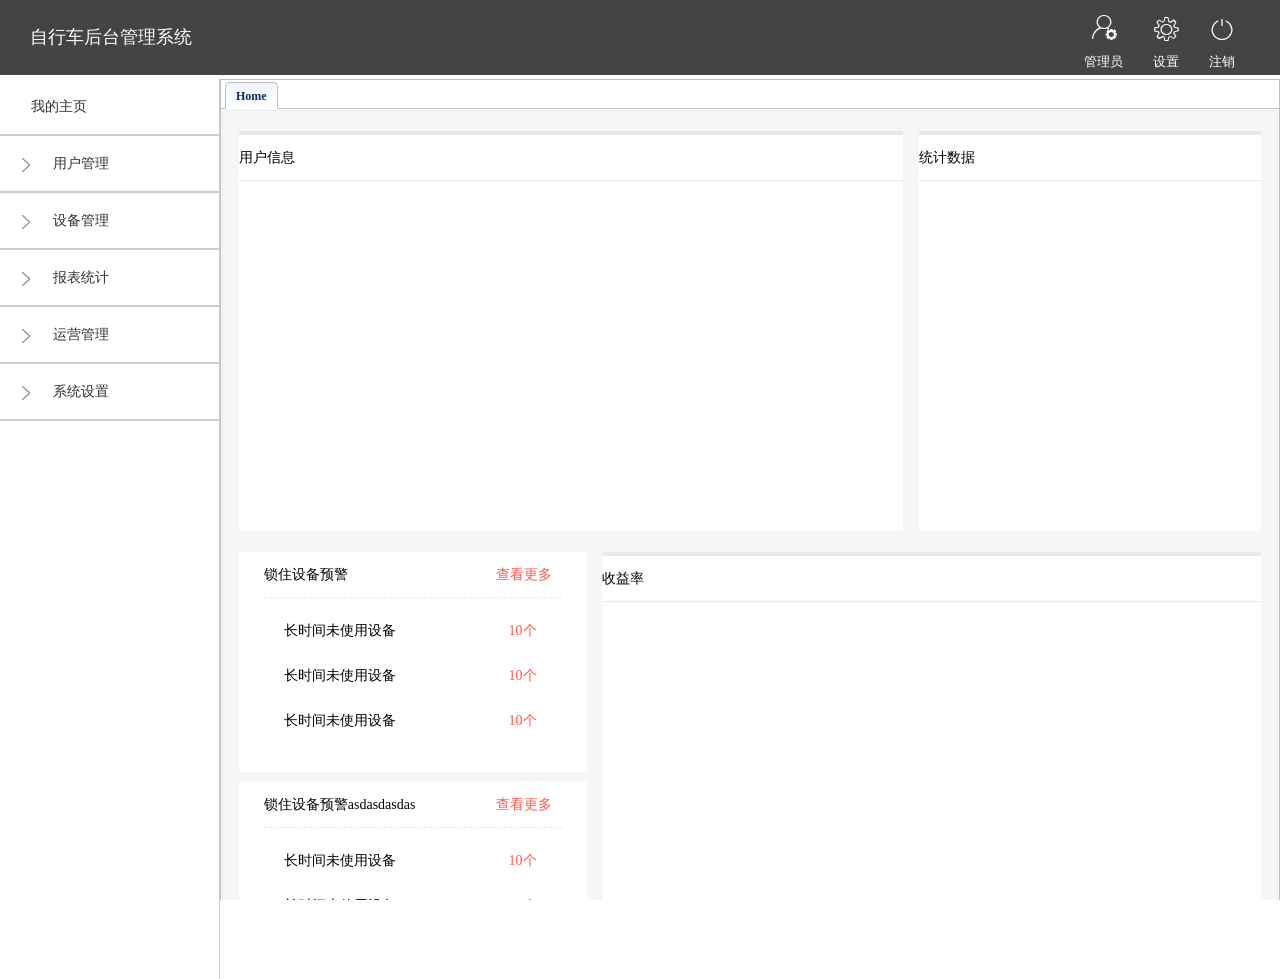
<file: index.html>
<!DOCTYPE html>
<html>

<head>
    <meta charset="utf-8">
    <meta name="viewport" content="width=device-width, initial-scale=1.0">
    <meta name="renderer" content="webkit">
    <meta http-equiv="Cache-Control" content="no-siteapp" />
    <title>自行车后台管理</title>
    <link rel="stylesheet" type="text/css" href="css/easyui.css">
    <link rel="stylesheet" type="text/css" href="css/icon.css">
    <meta name="keywords" content="">
    <meta name="description" content="">


    <link href="css/bootstrap.min.css?v=3.3.6" rel="stylesheet">
    <link href="css/animate.min.css" rel="stylesheet">
    <link href="css/style.min.css?v=4.1.0" rel="stylesheet">
    <link href="css/common.css" rel="stylesheet">
</head>

<body class="fixed-sidebar full-height-layout gray-bg body" style="overflow:hidden">
    <div class="common_top header">
        <p class="fl">自行车后台管理系统</p>
        <ul class="fr">
            <li><span class="icon iconfont">&#xe607;</span><span>管理员</span></li>
            <li><span class="icon iconfont">&#xe600;</span><span>设置</span></li>
            <li><span class="icon iconfont">&#xe604;</span><span>注销</span></li>
        </ul>
    </div>
    <div id="wrapper">
        <!--左侧导航开始-->
        <div class="navbar-default navbar-static-side nav_y" role="navigation">
            <div class="nav-close"><i class="fa fa-times-circle"></i>
            </div>
            <div class="sidebar-collapse">
                <ul class="nav" id="side-menu">
                    
                    <li>
                        <a href="#" class="index">
                            <span class="nav-label">我的主页</span>
                        </a>
                    </li>
                    <li>
                        <a href="#">
                            <span class="icon iconfont">&#xe602;</span><span class="nav-label">用户管理</span>
                        </a>
                        <ul class="nav nav-second-level disN">
                            <li>
                                <a class=" easyui-linkbutton" href="#" onclick="addTab('读卡模式','./html/main2_1.html')">读卡模式</a>
                            </li>
                            <li>
                                <a class=" easyui-linkbutton" href="#" onclick="addTab('信息输入','./html/main2_2.html')">信息输入</a>
                            </li>
                            <li>
                                <a class=" easyui-linkbutton" href="#" onclick="addTab('用户列表','./html/main2_3.html')">用户列表</a>
                            </li>
                            
                        </ul>
                    </li>
                    <li>
                        <a href="#"><span class="icon iconfont">&#xe602;</span><span class="nav-label">设备管理</span></a>
                        <ul class="nav nav-second-level disN">
                            <li><a class=" easyui-linkbutton" href="#" onclick="addTab('设备概况','./html/main3_1.html')">设备概况</a>
                            </li>
                            <li><a class=" easyui-linkbutton" href="#" onclick="addTab('管理箱信息','./html/main3_2.html')">管理箱信息</a>
                            </li>
                            <li><a class=" easyui-linkbutton" href="#" onclick="addTab('停车柱信息','./html/main3_3.html')">停车柱信息</a>
                            </li>
                            
                            <li><a class=" easyui-linkbutton" href="#" onclick="addTab('自行车信息','./html/main3_4.html')">自行车信息</a>
                            </li>
                            
                            <li><a class=" easyui-linkbutton" href="#" onclick="addTab('设备预警','./html/main3_5.html')">设备预警</a>
                            </li>
                        </ul>
                    </li>
                    <li>
                        <a href="#"><span class="icon iconfont">&#xe602;</span><span class="nav-label">报表统计</span></a>
                        <ul class="nav nav-second-level disN">
                            <li><a class=" easyui-linkbutton" href="#" onclick="addTab('停车点统计报表','./html/main4_1.html')">停车点统计报表</a>
                            </li>
                            <li><a class=" easyui-linkbutton" href="#" onclick="addTab('区域统计报表','./html/main4_2.html')">区域统计报表</a>
                            </li>
                            <li>
                                <a class=" easyui-linkbutton" href="#" onclick="addTab('借还量统计报表','./html/main4_3.html')">借还量统计报表</a>
                                
                            </li>
                            <li><a class=" easyui-linkbutton" href="#" onclick="addTab('卡类型借还量统计','./html/main4_4.html')">卡类型借还量统计</a>
                            </li>
                            <li><a class=" easyui-linkbutton" href="#" onclick="addTab('特殊卡借还量统计','./html/main4_5.html')">特殊卡借还量统计</a>
                            </li>
                            <li><a class=" easyui-linkbutton" href="#" onclick="addTab('租赁费统计报表','./html/main4_6.html')">租赁费统计报表</a>
                            </li>
                            <li><a class=" easyui-linkbutton" href="#" onclick="addTab('时段借还量统计','./html/main4_7.html')">时段借还量统计</a>
                            </li>
                            <li>
                                <a class=" easyui-linkbutton" href="#" onclick="addTab('财务统计报表','./html/main4_8.html')">财务统计报表</a>
                            </li>
                            <li><a class=" easyui-linkbutton" href="#" onclick="addTab('业务记录报表','./html/main4_9.html')">业务记录报表</a>
                            </li>
                            <li>
                                <a class=" easyui-linkbutton" href="#" onclick="addTab('财务查询报表','./html/main4_10.html')">财务查询报表</a>
                            </li>
                            <li><a class=" easyui-linkbutton" href="#" onclick="addTab('开户销户报表','./html/main4_11.html')">开户销户报表</a>
                            </li>
                            <li>
                                <a class=" easyui-linkbutton" href="#" onclick="addTab('客服办卡统计报表','./html/main4_12.html')">客服办卡统计报表</a>
                            </li>
                            <li><a class=" easyui-linkbutton" href="#" onclick="addTab('用户使用记录','./html/main4_13.html')">用户使用记录</a>
                            </li>
                            <li><a class=" easyui-linkbutton" href="#" onclick="addTab('租车排名统计报表','./html/main4_14.html')">租车排名统计报表</a>
                            </li>
                            <li>
                                <a class=" easyui-linkbutton" href="#" onclick="addTab('开户统计报表','./html/main4_15.html')">开户统计报表</a>
                            </li>
                            <li>
                                <a class=" easyui-linkbutton" href="#" onclick="addTab('租赁卡统计','./html/main4_16.html')">租赁卡统计</a>
                            </li>
                        </ul>
                    </li>
                    <li>
                        <a href="#"><span class="icon iconfont">&#xe602;</span><span class="nav-label">运营管理</span></a>
                        <ul class="nav nav-second-level disN">
                            <li><a class=" easyui-linkbutton" href="#" onclick="addTab('电话留言','./html/main5_1.html')">电话留言</a>
                            </li>
                            <li>
                                <a class=" easyui-linkbutton" href="#" onclick="addTab('咨询与投诉','./html/main5_2.html')">咨询与投诉</a>
                            </li>
                            <li class="borbot"><a class=" easyui-linkbutton" href="#" onclick="addTab('车辆理赔','./html/main5_3.html')">车辆理赔</a>
                            </li>
                            <li class="bortop"><a class=" easyui-linkbutton" href="#" onclick="addTab('电费管理','./html/main5_4.html')">电费管理</a>
                            </li>
                            <li><a class=" easyui-linkbutton" href="#" onclick="addTab('员工出勤','./html/main5_5.html')">员工出勤</a>
                            </li>
                            <li><a class=" easyui-linkbutton" href="#" onclick="addTab('在线用户','./html/main5_6.html')">在线用户</a>
                            </li>
                            <li>
                                <a class=" easyui-linkbutton" href="#" onclick="addTab('登陆记录','./html/main5_7.html')">登陆记录</a>
                            </li>
                            
                        </ul>
                    </li>
                    <li>
                        <a href="#"><span class="icon iconfont">&#xe602;</span><span class="nav-label">系统设置</span></a>
                        <ul class="nav nav-second-level disN">
                            <li><a class=" easyui-linkbutton" href="#" onclick="addTab('自行车类型','./html/main6_1.html')">自行车类型</a>
                            </li>
                            <li><a class=" easyui-linkbutton" href="#" onclick="addTab('有效卡','./html/main6_2.html')">有效卡</a>
                            </li>
                            <li><a class=" easyui-linkbutton" href="#" onclick="addTab('卡类型管理','./html/main6_3.html')">卡类型管理</a>
                            </li>
                            <li class="borbot"><a class=" easyui-linkbutton" href="#" onclick="addTab('禁用卡','./html/main6_4.html')">禁用卡</a>
                            </li>
                            <li class="bortop"><a class=" easyui-linkbutton" href="#" onclick="addTab('区域设置','./html/main6_5.html')">区域设置</a>
                            </li>
                            <li><a class=" easyui-linkbutton" href="#" onclick="addTab('片区设置','./html/main6_6.html')">片区设置</a>
                            </li>
                            <li class="borbot"><a class=" easyui-linkbutton" href="#" onclick="addTab('停车点','./html/main6_7.html')">停车点</a>
                            </li>
                            <li class="bortop"><a class=" easyui-linkbutton" href="#" onclick="addTab('通知公告','./html/main6_8.html')">通知公告</a>
                            </li>
                            <li><a class=" easyui-linkbutton" href="#" onclick="addTab('异常参数','./html/main6_9.html')">异常参数</a>
                            </li>
                            <li><a class=" easyui-linkbutton" href="#" onclick="addTab('参数下发','./html/main6_10.html')">参数下发</a>
                            </li>
                            <li><a class=" easyui-linkbutton" href="#" onclick="addTab('费率表设置','./html/main6_11.html')">费率表设置</a>
                            </li>
                            
                        </ul>
                    </li>
                

                </ul>
            </div>
        </div>
        <!--左侧导航结束-->
        <!--右侧部分开始-->
        <div id="page-wrapper" class="gray-bg dashbard-1">
            
            
            <div id="content-main" class="easyui-tabs row J_mainContent" style="height: 100%!important">
                <div title="Home">
                <iframe src="./html/index.html" width="100%" frameborder="0"  id="external-frame"></iframe>
                </div>
            </div>
            
        </div>
        <!--右侧部分结束-->

       
        
    </div>
    <script type="text/javascript" src="js/jquery-1.4.4.min.js"></script>
    <script type="text/javascript">
        $(".nav-second-level .easyui-linkbutton").click(function () {
            $(".nav-second-level .easyui-linkbutton").removeClass('index_active');
            $(this).addClass('index_active');
           
        })
        $(".index").click(function () {
            $(".page-tabs-content .J_menuTab").eq(0).trigger('click');
            $("#side-menu li").removeClass('active');
            $("#side-menu li ul").removeClass('in');
        })
        $(".nav-label").click(function () {
            if ($(this).parents('a').next('ul').is(':hidden')) {
                $('.nav .iconfont').css('transform', 'rotate(0deg)');
                $(".nav-second-level").hide(200);
                $(this).parents('a').next('ul').show(200);
                $(this).prev('.nav .iconfont').css('transform', 'rotate(90deg)');
            }else{
                $(this).parents('a').next('ul').hide(200);
                $(this).prev('.nav .iconfont').css('transform', 'rotate(0deg)');
            }
            
        })
    </script>
    <script type="text/javascript" src="js/jquery.easyui.min.js"></script>
    <script>
        function addTab(title, url){
            if ($('#content-main').tabs('exists', title)){
                $('#content-main').tabs('select', title);
            } else {
                var content = '<iframe scrolling="auto" frameborder="0"  src="'+url+'" style="width:100%;" class="external-frame"></iframe>';
                $('#content-main').tabs('add',{
                    title:title,
                    content:content,
                    closable:true
                });
            }
        }
    </script>
    <script type="text/javascript">
        $(".index .nav-label").click(function () {
            $(".tabs li").eq(0).trigger('click')
        })
        
    </script>

    <script>
        /*
         * When the iframe is on a different subdomain, uncomment the following line
         * and change "example.com" to your domain.
         */
        // document.domain = "example.com";
        function setIframeHeight(iframe) {
            if (iframe) {
                var iframeWin = iframe.contentWindow || iframe.contentDocument.parentWindow;
                if (iframeWin.document.body) {
                    iframe.height = iframeWin.document.documentElement.scrollHeight || iframeWin.document.body.scrollHeight;
                }
            }
            console.log(1);
        };
        $(".easyui-linkbutton").click(function () {
            $('.external-frame').css('height', '99%');
        })
        window.onload = function () {
            setIframeHeight(document.getElementById('external-frame'));
        };

    </script>
</body>

</html>
</file>
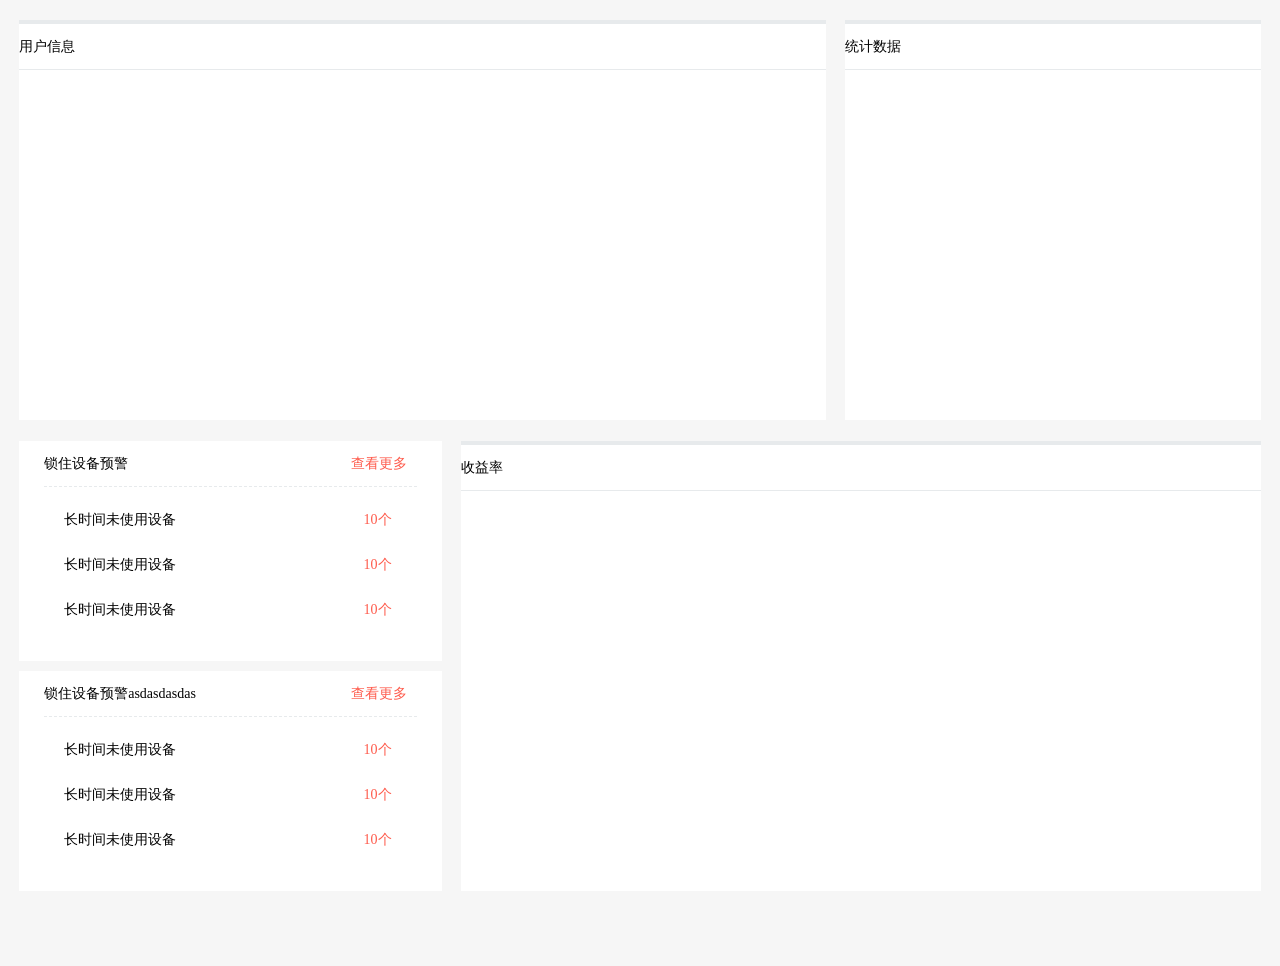
<file: html/index.html>
<!DOCTYPE html>
<html>

<head>
    <meta charset="utf-8">
    <meta name="viewport" content="width=device-width, initial-scale=1.0">
    <meta name="renderer" content="webkit">
    <meta http-equiv="Cache-Control" content="no-siteapp" />
    <title> 自行车后台管理</title>
    <meta name="keywords" content="">
    <meta name="description" content="">
    <!--[if lt IE 9]>
    <meta http-equiv="refresh" content="0;ie.html" />
    <![endif]-->
    <link href="../css/common.css" rel="stylesheet">
</head>

<body class="fixed-sidebar full-height-layout gray-bg" style="overflow:hidden;padding: 20px 0">
    <div class="main1 fl main">
        <p>
            <span>用户信息</span>
            <a href="#"></a>
            <a href="#"></a>
            <a href="#"></a>
        </p>
        <div id="main1" style="height:350px"></div>
    </div>
    <div class="main2 fl main">
        <p>
            <span>统计数据</span>
            <a href="#"></a>
            <a href="#"></a>
            <a href="#"></a>
        </p>
        <div id="main2" style="height:350px"></div>
    </div>
    <div class="main3 main fl">
        <div class="index_y">
            <p><span>锁住设备预警</span><a href="#">查看更多</a></p>
            <ul>
                <li>
                    <span class="index_b1">长时间未使用设备</span><span class="index_b2">10个</span>
                </li>
                <li>
                    <span class="index_b1">长时间未使用设备</span><span class="index_b2">10个</span>
                </li>
                <li>
                    <span class="index_b1">长时间未使用设备</span><span class="index_b2">10个</span>
                </li>
            </ul>
        </div>
        <div class="index_y">
            <p><span>锁住设备预警asdasdasdas</span><a href="#">查看更多</a></p>
            <ul>
                <li>
                    <span class="index_b1">长时间未使用设备</span><span class="index_b2">10个</span>
                </li>
                <li>
                    <span class="index_b1">长时间未使用设备</span><span class="index_b2">10个</span>
                </li>
                <li>
                    <span class="index_b1">长时间未使用设备</span><span class="index_b2">10个</span>
                </li>
            </ul>
        </div>
    </div>
    <div class="main4 main fl">
        <p>
            <span>收益率</span>
            <a href="#"></a>
            <a href="#"></a>
            <a href="#"></a>
        </p>
        <div id="main4" style="height:400px"></div>
    </div>
    <!-- ECharts单文件引入 -->
    <script src="http://echarts.baidu.com/build/dist/echarts.js"></script>
    <script type="text/javascript">
    // 路径配置
    require.config({
        paths: {
            echarts: 'http://echarts.baidu.com/build/dist'
        }
    });

    // 使用
    require(
        [
            'echarts',
            'echarts/chart/bar' // 使用柱状图就加载bar模块，按需加载
        ],
        function(ec) {
            // 基于准备好的dom，初始化echarts图表
            var myChart1 = ec.init(document.getElementById('main1'), 'macarons');

            var option1 = {
                // backgroundColor: 'rgba(247,247,247,1)',
                tooltip: {
                    trigger: 'axis',
                    axisPointer: { // 坐标轴指示器，坐标轴触发有效
                        type: 'shadow' // 默认为直线，可选为：'line' | 'shadow'
                    }
                },
                legend: {
                    data: ['直接访问', '邮件营销', '联盟广告', '视频广告', '搜索引擎', '百度', '谷歌', '必应', '其他']
                },

                calculable: true,
                xAxis: [{
                    type: 'category',
                    data: ['周一', '周二', '周三', '周四', '周五', '周六', '周日']
                }],
                yAxis: [{
                    type: 'value'
                }],
                series: [{
                    name: '直接访问',
                    type: 'bar',
                    data: [320, 332, 301, 334, 390, 330, 320]
                }, {
                    name: '邮件营销',
                    type: 'bar',
                    stack: '广告',
                    data: [120, 132, 101, 134, 90, 230, 210]
                }, {
                    name: '联盟广告',
                    type: 'bar',
                    stack: '广告',
                    data: [220, 182, 191, 234, 290, 330, 310]
                }, {
                    name: '视频广告',
                    type: 'bar',
                    stack: '广告',
                    data: [150, 232, 201, 154, 190, 330, 410]
                }, {
                    name: '搜索引擎',
                    type: 'bar',
                    data: [862, 1018, 964, 1026, 1679, 1600, 1570],
                    markLine: {
                        itemStyle: {
                            normal: {
                                lineStyle: {
                                    type: 'dashed'
                                }
                            }
                        },
                        data: [
                            [{
                                type: 'min'
                            }, {
                                type: 'max'
                            }]
                        ]
                    }
                }, {
                    name: '百度',
                    type: 'bar',
                    barWidth: 5,
                    stack: '搜索引擎',
                    data: [620, 732, 701, 734, 1090, 1130, 1120]
                }, {
                    name: '谷歌',
                    type: 'bar',
                    stack: '搜索引擎',
                    data: [120, 132, 101, 134, 290, 230, 220]
                }, {
                    name: '必应',
                    type: 'bar',
                    stack: '搜索引擎',
                    data: [60, 72, 71, 74, 190, 130, 110]
                }, {
                    name: '其他',
                    type: 'bar',
                    stack: '搜索引擎',
                    data: [62, 82, 91, 84, 109, 110, 120]
                }]
            };


            // 为echarts对象加载数据 
            myChart1.setOption(option1);
        }
    );
    // 第二个饼图
    require(
        [
            'echarts',
            'echarts/chart/pie' // 使用柱状图就加载bar模块，按需加载
        ],
        function(ec) {
            // 基于准备好的dom，初始化echarts图表
            var myChart2 = ec.init(document.getElementById('main2'), 'macarons');
            var option2 = {
                // backgroundColor: 'rgba(247,247,247,1)',

                title: {
                    text: '某站点用户访问来源',
                    subtext: '纯属虚构',
                    x: 'center'
                },
                tooltip: {
                    trigger: 'item',
                    formatter: "{a} <br/>{b} : {c} ({d}%)"
                },
                legend: {
                    orient: 'vertical',
                    x: 'left',
                    data: ['直接访问', '邮件营销', '联盟广告', '视频广告', '搜索引擎']
                },

                calculable: true,
                series: [{
                    name: '访问来源',
                    type: 'pie',
                    radius: '55%',
                    center: ['50%', '60%'],
                    data: [{
                        value: 335,
                        name: '直接访问'
                    }, {
                        value: 310,
                        name: '邮件营销'
                    }, {
                        value: 234,
                        name: '联盟广告'
                    }, {
                        value: 135,
                        name: '视频广告'
                    }, {
                        value: 1548,
                        name: '搜索引擎'
                    }]
                }]
            };


            // 为echarts对象加载数据 
            myChart2.setOption(option2);
        }
    );

    // 使用
    require(
        [
            'echarts',
            'echarts/chart/line' // 使用柱状图就加载bar模块，按需加载
        ],
        function(ec) {
            // 基于准备好的dom，初始化echarts图表
            var myChart4 = ec.init(document.getElementById('main4'), 'macarons');
            var option4 = {
                // backgroundColor: 'rgba(247,247,247,1)',
                title: {
                    text: '未来一周气温变化',
                    subtext: '纯属虚构'
                },
                tooltip: {
                    trigger: 'axis'
                },
                legend: {
                    data: ['最高气温', '最低气温']
                },
                
                calculable: true,
                xAxis: [{
                    type: 'category',
                    boundaryGap: false,
                    data: ['周一', '周二', '周三', '周四', '周五', '周六', '周日']
                }],
                yAxis: [{
                    type: 'value',
                    axisLabel: {
                        formatter: '{value} °C'
                    }
                }],
                series: [{
                    name: '最高气温',
                    type: 'line',
                    data: [11, 11, 15, 13, 12, 13, 10],
                    markPoint: {
                        data: [{
                            type: 'max',
                            name: '最大值'
                        }, {
                            type: 'min',
                            name: '最小值'
                        }]
                    },
                    markLine: {
                        data: [{
                            type: 'average',
                            name: '平均值'
                        }]
                    }
                }, {
                    name: '最低气温',
                    type: 'line',
                    data: [1, -2, 2, 5, 3, 2, 0],
                    markPoint: {
                        data: [{
                            name: '周最低',
                            value: -2,
                            xAxis: 1,
                            yAxis: -1.5
                        }]
                    },
                    markLine: {
                        data: [{
                            type: 'average',
                            name: '平均值'
                        }]
                    }
                }]
            };




            // 为echarts对象加载数据 
            myChart4.setOption(option4);
        }
    )
    </script>
</body>

</html>
</file>
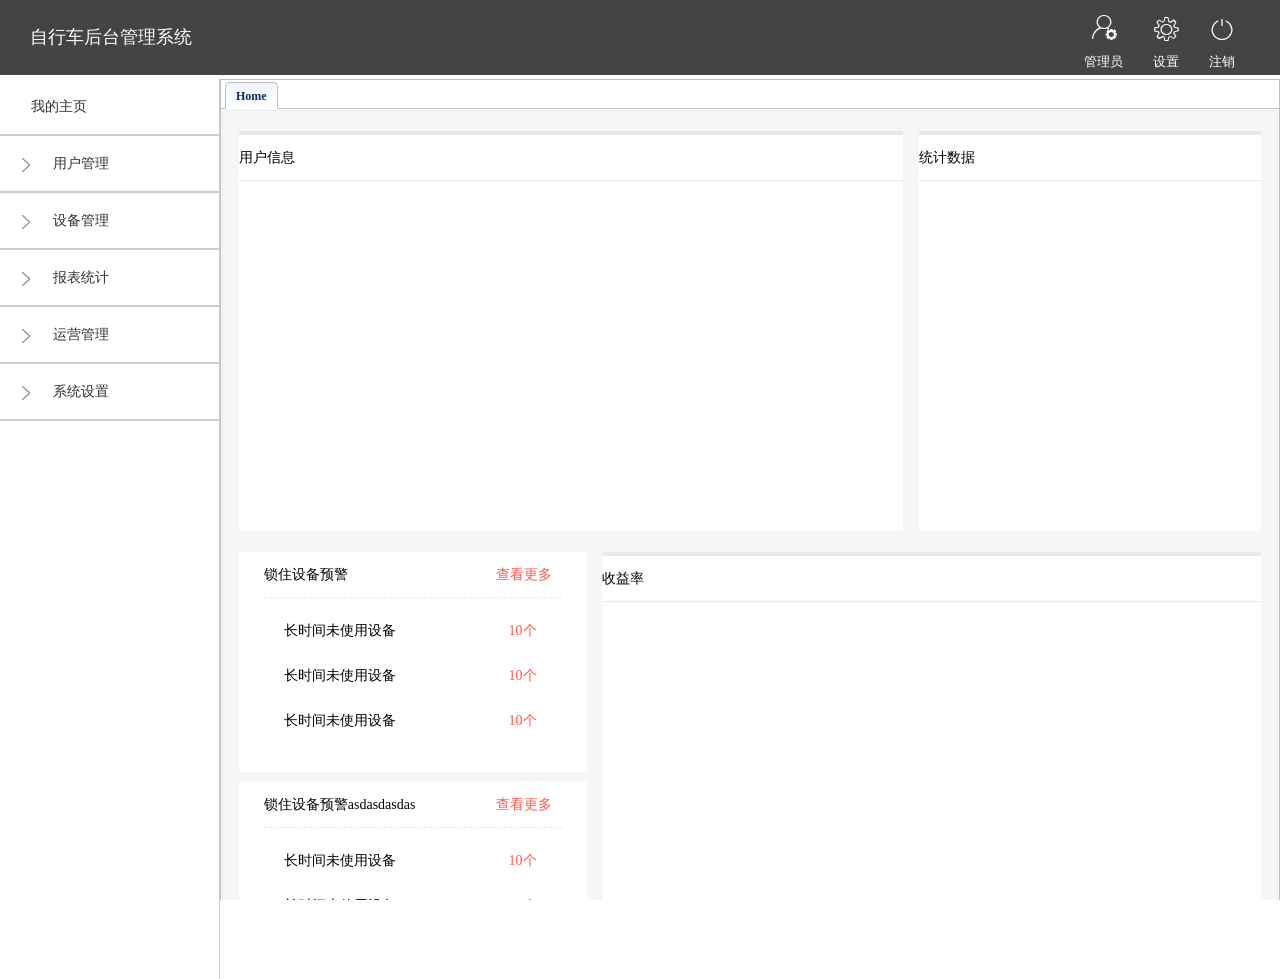
<file: common.html>
<!DOCTYPE html>
<html>

<head>
    <meta charset="utf-8">
    <meta name="viewport" content="width=device-width, initial-scale=1.0">
    <meta name="renderer" content="webkit">
    <meta http-equiv="Cache-Control" content="no-siteapp" />
    <title>自行车后台管理</title>
    <link rel="stylesheet" type="text/css" href="css/easyui.css">
    <link rel="stylesheet" type="text/css" href="css/icon.css">
    <meta name="keywords" content="">
    <meta name="description" content="">


    <link href="css/bootstrap.min.css?v=3.3.6" rel="stylesheet">
    <link href="css/animate.min.css" rel="stylesheet">
    <link href="css/style.min.css?v=4.1.0" rel="stylesheet">
    <link href="css/common.css" rel="stylesheet">
</head>

<body class="fixed-sidebar full-height-layout gray-bg" style="overflow:hidden">
    <div class="common_top header">
        <p class="fl">自行车后台管理系统</p>
        <ul class="fr">
            <li><span class="icon iconfont">&#xe607;</span><span>管理员</span></li>
            <li><span class="icon iconfont">&#xe600;</span><span>设置</span></li>
            <li><span class="icon iconfont">&#xe604;</span><span>注销</span></li>
        </ul>
    </div>
    <div id="wrapper">
        <!--左侧导航开始-->
        <div class="navbar-default navbar-static-side nav_y" role="navigation">
            <div class="nav-close"><i class="fa fa-times-circle"></i>
            </div>
            <div class="sidebar-collapse">
                <ul class="nav" id="side-menu">
                    
                    <li>
                        <a href="#" class="index">
                            <span class="nav-label">我的主页</span>
                        </a>
                    </li>
                    <li>
                        <a href="#">
                            <span class="icon iconfont">&#xe602;</span><span class="nav-label">用户管理</span>
                        </a>
                        <ul class="nav nav-second-level disN">
                            <li>
                                <a class=" easyui-linkbutton" href="#" onclick="addTab('读卡模式','./html/main2_1.html')">读卡模式</a>
                            </li>
                            <li>
                                <a class=" easyui-linkbutton" href="#" onclick="addTab('信息输入','./html/main2_2.html')">信息输入</a>
                            </li>
                            <li>
                                <a class=" easyui-linkbutton" href="#" onclick="addTab('用户列表','./html/main2_3.html')">用户列表</a>
                            </li>
                            
                        </ul>
                    </li>
                    <li>
                        <a href="#"><span class="icon iconfont">&#xe602;</span><span class="nav-label">设备管理</span></a>
                        <ul class="nav nav-second-level disN">
                            <li><a class=" easyui-linkbutton" href="#" onclick="addTab('设备概况','./html/main3_1.html')">设备概况</a>
                            </li>
                            <li><a class=" easyui-linkbutton" href="#" onclick="addTab('管理箱信息','./html/main3_2.html')">管理箱信息</a>
                            </li>
                            <li><a class=" easyui-linkbutton" href="#" onclick="addTab('停车柱信息','./html/main3_3.html')">停车柱信息</a>
                            </li>
                            
                            <li><a class=" easyui-linkbutton" href="#" onclick="addTab('自行车信息','./html/main3_4.html')">自行车信息</a>
                            </li>
                            
                            <li><a class=" easyui-linkbutton" href="#" onclick="addTab('设备预警','./html/main3_5.html')">设备预警</a>
                            </li>
                        </ul>
                    </li>
                    <li>
                        <a href="#"><span class="icon iconfont">&#xe602;</span><span class="nav-label">报表统计</span></a>
                        <ul class="nav nav-second-level disN">
                            <li><a class=" easyui-linkbutton" href="#" onclick="addTab('停车点统计报表','./html/main4_1.html')">停车点统计报表</a>
                            </li>
                            <li><a class=" easyui-linkbutton" href="#" onclick="addTab('区域统计报表','./html/main4_2.html')">区域统计报表</a>
                            </li>
                            <li>
                                <a class=" easyui-linkbutton" href="#" onclick="addTab('借还量统计报表','./html/main4_3.html')">借还量统计报表</a>
                                
                            </li>
                            <li><a class=" easyui-linkbutton" href="#" onclick="addTab('卡类型借还量统计','./html/main4_4.html')">卡类型借还量统计</a>
                            </li>
                            <li><a class=" easyui-linkbutton" href="#" onclick="addTab('特殊卡借还量统计','./html/main4_5.html')">特殊卡借还量统计</a>
                            </li>
                            <li><a class=" easyui-linkbutton" href="#" onclick="addTab('租赁费统计报表','./html/main4_6.html')">租赁费统计报表</a>
                            </li>
                            <li><a class=" easyui-linkbutton" href="#" onclick="addTab('时段借还量统计','./html/main4_7.html')">时段借还量统计</a>
                            </li>
                            <li>
                                <a class=" easyui-linkbutton" href="#" onclick="addTab('财务统计报表','./html/main4_8.html')">财务统计报表</a>
                            </li>
                            <li><a class=" easyui-linkbutton" href="#" onclick="addTab('业务记录报表','./html/main4_9.html')">业务记录报表</a>
                            </li>
                            <li>
                                <a class=" easyui-linkbutton" href="#" onclick="addTab('财务查询报表','./html/main4_10.html')">财务查询报表</a>
                            </li>
                            <li><a class=" easyui-linkbutton" href="#" onclick="addTab('开户销户报表','./html/main4_11.html')">开户销户报表</a>
                            </li>
                            <li>
                                <a class=" easyui-linkbutton" href="#" onclick="addTab('客服办卡统计报表','./html/main4_12.html')">客服办卡统计报表</a>
                            </li>
                            <li><a class=" easyui-linkbutton" href="#" onclick="addTab('用户使用记录','./html/main4_13.html')">用户使用记录</a>
                            </li>
                            <li><a class=" easyui-linkbutton" href="#" onclick="addTab('租车排名统计报表','./html/main4_14.html')">租车排名统计报表</a>
                            </li>
                            <li>
                                <a class=" easyui-linkbutton" href="#" onclick="addTab('开户统计报表','./html/main4_15.html')">开户统计报表</a>
                            </li>
                            <li>
                                <a class=" easyui-linkbutton" href="#" onclick="addTab('租赁卡统计','./html/main4_16.html')">租赁卡统计</a>
                            </li>
                        </ul>
                    </li>
                    <li>
                        <a href="#"><span class="icon iconfont">&#xe602;</span><span class="nav-label">运营管理</span></a>
                        <ul class="nav nav-second-level disN">
                            <li><a class=" easyui-linkbutton" href="#" onclick="addTab('电话留言','./html/main5_1.html')">电话留言</a>
                            </li>
                            <li>
                                <a class=" easyui-linkbutton" href="#" onclick="addTab('咨询与投诉','./html/main5_2.html')">咨询与投诉</a>
                            </li>
                            <li class="borbot"><a class=" easyui-linkbutton" href="#" onclick="addTab('车辆理赔','./html/main5_3.html')">车辆理赔</a>
                            </li>
                            <li class="bortop"><a class=" easyui-linkbutton" href="#" onclick="addTab('电费管理','./html/main5_4.html')">电费管理</a>
                            </li>
                            <li><a class=" easyui-linkbutton" href="#" onclick="addTab('员工出勤','./html/main5_5.html')">员工出勤</a>
                            </li>
                            <li><a class=" easyui-linkbutton" href="#" onclick="addTab('在线用户','./html/main5_6.html')">在线用户</a>
                            </li>
                            <li>
                                <a class=" easyui-linkbutton" href="#" onclick="addTab('登陆记录','./html/main5_7.html')">登陆记录</a>
                            </li>
                            
                        </ul>
                    </li>
                    <li>
                        <a href="#"><span class="icon iconfont">&#xe602;</span><span class="nav-label">系统设置</span></a>
                        <ul class="nav nav-second-level disN">
                            <li><a class=" easyui-linkbutton" href="#" onclick="addTab('自行车类型','./html/main6_1.html')">自行车类型</a>
                            </li>
                            <li><a class=" easyui-linkbutton" href="#" onclick="addTab('有效卡','./html/main6_2.html')">有效卡</a>
                            </li>
                            <li><a class=" easyui-linkbutton" href="#" onclick="addTab('卡类型管理','./html/main6_3.html')">卡类型管理</a>
                            </li>
                            <li class="borbot"><a class=" easyui-linkbutton" href="#" onclick="addTab('禁用卡','./html/main6_4.html')">禁用卡</a>
                            </li>
                            <li class="bortop"><a class=" easyui-linkbutton" href="#" onclick="addTab('区域设置','./html/main6_5.html')">区域设置</a>
                            </li>
                            <li><a class=" easyui-linkbutton" href="#" onclick="addTab('片区设置','./html/main6_6.html')">片区设置</a>
                            </li>
                            <li class="borbot"><a class=" easyui-linkbutton" href="#" onclick="addTab('停车点','./html/main6_7.html')">停车点</a>
                            </li>
                            <li class="bortop"><a class=" easyui-linkbutton" href="#" onclick="addTab('通知公告','./html/main6_8.html')">通知公告</a>
                            </li>
                            <li><a class=" easyui-linkbutton" href="#" onclick="addTab('异常参数','./html/main6_9.html')">异常参数</a>
                            </li>
                            <li><a class=" easyui-linkbutton" href="#" onclick="addTab('参数下发','./html/main6_10.html')">参数下发</a>
                            </li>
                            <li><a class=" easyui-linkbutton" href="#" onclick="addTab('费率表设置','./html/main6_11.html')">费率表设置</a>
                            </li>
                            
                        </ul>
                    </li>
                

                </ul>
            </div>
        </div>
        <!--左侧导航结束-->
        <!--右侧部分开始-->
        <div id="page-wrapper" class="gray-bg dashbard-1">
            
            
            <div id="content-main" class="easyui-tabs row J_mainContent" style="height: 100%!important">
                <div title="Home">
                <iframe src="./html/index.html" width="100%" frameborder="0" id="external-frame"></iframe>
                </div>
            </div>
            
        </div>
        <!--右侧部分结束-->

       
        
    </div>
    <script type="text/javascript" src="js/jquery-1.4.4.min.js"></script>
    <script type="text/javascript">
        $(".nav-second-level .easyui-linkbutton").click(function () {
            $(".nav-second-level .easyui-linkbutton").removeClass('index_active');
            $(this).addClass('index_active');
           
        })
        $(".index").click(function () {
            $(".page-tabs-content .J_menuTab").eq(0).trigger('click');
            $("#side-menu li").removeClass('active');
            $("#side-menu li ul").removeClass('in');
        })
        $(".nav-label").click(function () {
            if ($(this).parents('a').next('ul').is(':hidden')) {
                $('.nav .iconfont').css('transform', 'rotate(0deg)');
                $(".nav-second-level").hide(200);
                $(this).parents('a').next('ul').show(200);
                $(this).prev('.nav .iconfont').css('transform', 'rotate(90deg)');
            }else{
                $(this).parents('a').next('ul').hide(200);
                $(this).prev('.nav .iconfont').css('transform', 'rotate(0deg)');
            }
            
        })
    </script>
    <script type="text/javascript" src="js/jquery.easyui.min.js"></script>
    <script>
        function addTab(title, url){
            if ($('#content-main').tabs('exists', title)){
                $('#content-main').tabs('select', title);
            } else {
                var content = '<iframe scrolling="auto" frameborder="0"  src="'+url+'" style="width:100%;"></iframe>';
                $('#content-main').tabs('add',{
                    title:title,
                    content:content,
                    closable:true
                });
            }
        }
    </script>
    <script type="text/javascript">
        $(".index .nav-label").click(function () {
            $(".tabs li").eq(0).trigger('click')
        })
        
    </script>

    <script>
        /*
         * When the iframe is on a different subdomain, uncomment the following line
         * and change "example.com" to your domain.
         */
        // document.domain = "example.com";
        function setIframeHeight(iframe) {
            if (iframe) {
                var iframeWin = iframe.contentWindow || iframe.contentDocument.parentWindow;
                if (iframeWin.document.body) {
                    iframe.height = iframeWin.document.documentElement.scrollHeight || iframeWin.document.body.scrollHeight;
                }
            }
            console.log(1);
        };

        window.onload = function () {
            setIframeHeight(document.getElementById('external-frame'));
        };

    </script>
</body>

</html>
</file>
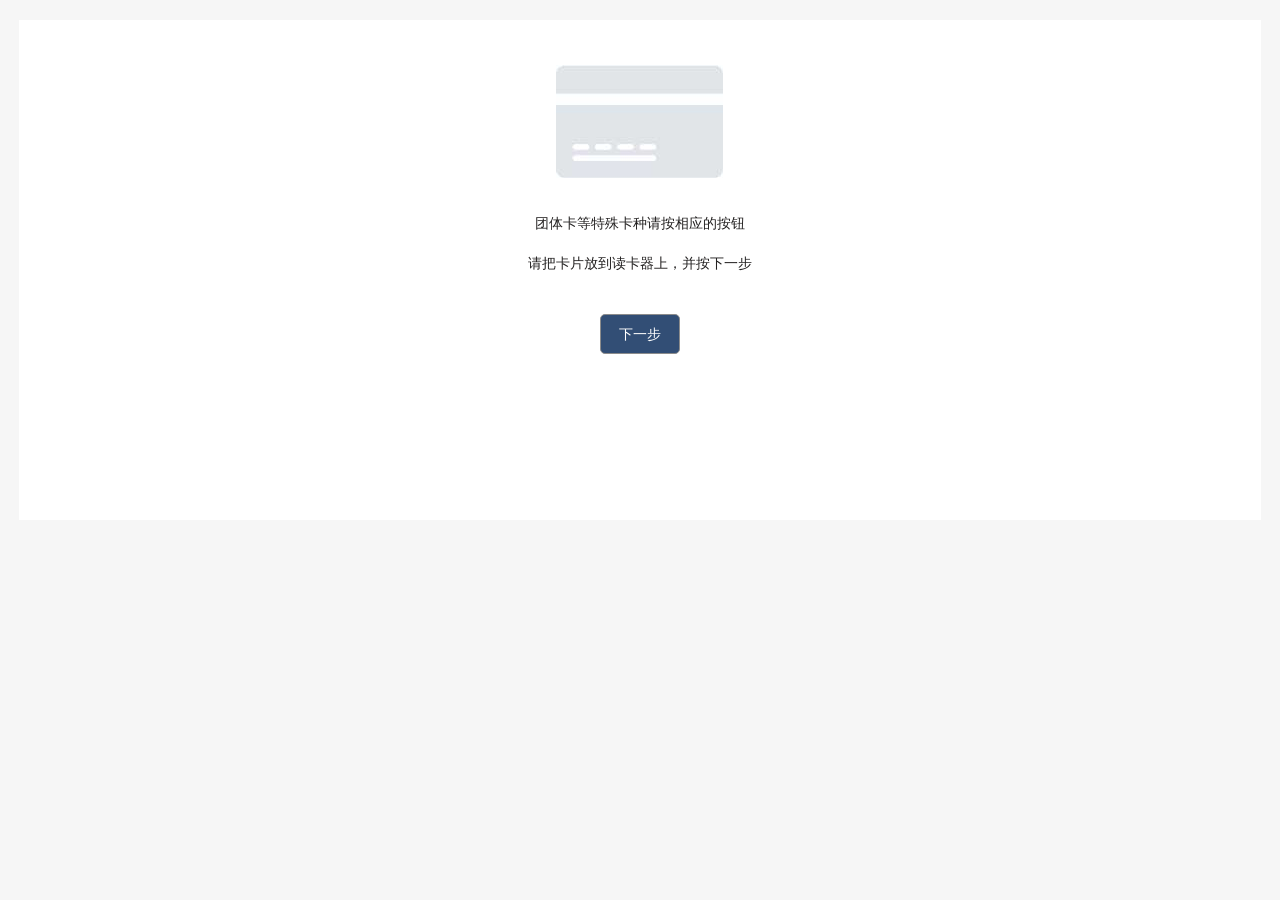
<file: html/main2_1.html>
<!DOCTYPE html>
<html>

<head>
    <meta charset="utf-8">
    <meta name="viewport" content="width=device-width, initial-scale=1.0">
    <meta name="renderer" content="webkit">
    <meta http-equiv="Cache-Control" content="no-siteapp" />
    <title> 自行车后台管理</title>
    <meta name="keywords" content="">
    <meta name="description" content="">
    <!--[if lt IE 9]>
    <meta http-equiv="refresh" content="0;ie.html" />
    <![endif]-->
    <link href="../css/common.css" rel="stylesheet">
    <link href="../css/main.css" rel="stylesheet">
</head>

<body class="fixed-sidebar full-height-layout gray-bg" style="padding: 20px 0">
    <div class="main2_1">
        <div class="content2_1">
            
            <div class="container_y container_y1">
                <img src="../img/card1.jpg">
                <p>团体卡等特殊卡种请按相应的按钮</p>
                <p>请把卡片放到读卡器上，并按下一步</p>
                <input type="button" name="" value="下一步">
            </div>
            <div class="container_y container_y2 disN">
                <ul>
                    <li><span>姓名：</span><input type="text" placeholder="请输入"></li>
                    <li>
                        <span>证件号：</span>
                        <select>
                            <option>身份证</option>
                            <option>军官证</option>
                            <option>学生在</option>
                        </select>
                        <input type="text" placeholder="请输入">
                    </li>
                    <li><span>手机号：</span><input type="text" placeholder="请输入"></li>
                </ul>
                <input type="button" name="" value="查询" class="search">
            </div>
        </div>
    </div>
    <div class="main2_1 disN">
        
        <div class="content2_1 clear">
            <div class="pre_step">
                <input type="button" name="" value="返回第一步" class="back">
                <input type="button" name="" value="上一步" class="pre">
            </div>
            <div class="ul2_1">
                <a href="#" class="">充值</a>
                <a href="#" class="">冲正</a>
                <a href="#" class="">开户</a>
                <a href="#" class="">换卡</a>
                <a href="#" class="">解锁</a>
                <a href="#" class="">挂失解挂</a>
                <a href="#" class="">修改个人信息</a>
                <a href="#" class="">修改金额</a>
                <a href="#" class="">密码修改</a>
                <a href="#" class="">销户</a>
            </div>
            <!-- 充值 -->
            <div class="open2_1 disN">
                <ul class="steps">
                    <li class="active"><span>卡片放在读卡器上</span><span class="num">1</span></li>
                    <li><span>输入金额</span><span class="num">2</span></li>
                    <li><span>保存信息</span><span class="num">3</span></li>
                    <li><span>完成充值</span><span class="num">4</span></li>
                </ul>
                <div class="btn2_1">
                    <input type="button" name="" value="下一步">
                    <input type="button" name="" value="添加团体卡">
                </div>
            </div>
            <!-- 充值 -->
            <!-- 冲正 -->
            <div class="open2_1 disN">
                <ul class="steps steps2">
                    <li class="active"><span>卡片放在读卡器上</span><span class="num">1</span></li>
                    <li><span>点击冲正</span><span class="num">2</span></li>
                    <li><span>完成冲正</span><span class="num">4</span></li>
                </ul>
                <div class="btn2_1">
                    <input type="button" name="" value="下一步">
                    <input type="button" name="" value="添加团体卡">
                </div>
            </div>
            <!-- 冲正 -->
            <!-- 开户 -->
            <div class="open2_1 disN">
                <ul class="steps">
                    <li class="active"><span>卡片放在读卡器上</span><span class="num">1</span></li>
                    <li><span>输入开户信息</span><span class="num">2</span></li>
                    <li><span>保存信息</span><span class="num">3</span></li>
                    <li><span>完成开户</span><span class="num">4</span></li>
                </ul>
                <div class="btn2_1">
                    <input type="button" name="" value="下一步">
                    <input type="button" name="" value="添加团体卡">
                </div>
            </div>
            <!-- 开户 -->
            <!-- 换卡 -->
            <div class="open2_1 disN wid100 fl">
                <!-- 第一个框框 -->
                <div class="input3_3 main fl input2_2">
                    <form>
                        <ul>
                            
                            <li>
                                <label for="">
                                    <span>表面卡号：</span>
                                    <input type="text" placeholder="请输入">
                                </label>
                            </li>
                            <li>
                                <label for="">
                                    <span>&nbsp;用&nbsp;户&nbsp;名&nbsp;：</span>
                                    <input type="text" placeholder="请输入">
                                </label>
                            </li>
                            <li>
                                <label for="">
                                    <span>身份证号：</span>
                                    <input type="text" placeholder="请输入">
                                </label>
                            </li>
                            
                            <li class="">
                                <label for="">
                                    <span>&nbsp;手&nbsp;机&nbsp;号&nbsp;：</span>
                                    <input type="text" placeholder="请输入">
                                </label>
                            </li>
                            <li><span></span></li>
                            <li><span></span></li>
                            <li><span></span></li>
                            <li class="main_btn">
                                <label for="">
                                    <input type="button" value="查询">
                                    <input type="button" value="导出excel">
                                    <input type="button" value="重置">
                                </label>
                            </li>
                           
                        </ul>
                    </form>
                </div>
                <!-- 第一个框框 -->
                <!-- 第二个框框 表格-->
                <div class="fl form33_sty">
                    <div class="form10_tab">
                        <table>
                            <tr>
                                <th>编号</th>
                                <th>用户</th>
                                <th>卡号</th>
                                <th>余额</th>
                                <th>卡类型</th>
                                <th>卡状态</th>
                                <th>用户状态</th>
                                <th>身份证</th>
                                <th>备注</th>
                            </tr>
                            <tr>
                                <td>1101</td>
                                <td class="green">201503</td>
                                <td>正常</td>
                                <td>3/0/4</td>
                                <td>盈泽演示</td>
                                <td>192.168.10.144</td>
                                <td>2005</td>
                                <td>市财政局</td>
                                <td class="green">TN-黄河南</td>
                            </tr>
                            <tr>
                                <td>11</td>
                               
                                <td>打开就爱好的</td>
                                <td>一雨披与【偶</td>
                                <td>23874623974</td>
                                <td>阿萨帝哈斯的</td>
                                <td>12823874632</td>
                                <td>束带结发和；理解</td>
                                <td>092847320784</td>
                                <td>加来哈市</td>
                            </tr>
                            <tr>
                                <td>11</td>
                                <td>喻博文</td>
                                <td>110</td>
                                <td>神卡</td>
                                <td>100000000000</td>
                                <td>188888888888</td>
                                <td>911</td>
                                <td>公元222年8月</td>
                                <td>习大大</td>
                            </tr>
                            <tr>
                                <td></td>
                                <td>钢铁侠</td>
                                <td>史诗卡</td>
                                <td>正常</td>
                                <td>200000000</td>
                                <td>1234567899</td>
                                <td>912</td>
                                <td>公元223年</td>
                                <td>喻博文</td>
                            </tr>
                            <tr>
                                <td>11</td>
                                <td>captain America</td>
                                <td>130</td>
                                <td>史诗卡</td>
                                <td>30</td>
                                <td>7754775468</td>
                                <td>276453</td>
                                <td>公元224年</td>
                                <td>喻博文</td>
                            </tr>
                            <tr>
                                <td>11</td>
                                <td>Spider-Man</td>
                                <td>140</td>
                                <td>乞丐卡</td>
                                <td>0.5</td>
                                <td>128736</td>
                                <td>2948732</td>
                                <td>2000年</td>
                                <td>喻博文</td>
                            </tr>
                            <tr>
                                <td>11</td>
                                <td>盖伦</td>
                                <td>绝杀卡</td>
                                <td>一般</td>
                                <td>300000</td>
                                <td>2198372</td>
                                <td>3249873294</td>
                                <td>2011年</td>
                                <td>喻博文</td>
                            </tr>
                            <tr>
                                <td>11</td>
                                <td>卡特</td>
                                <td>150</td>
                                <td>一般</td>
                                <td>30000000</td>
                                <td>2198372</td>
                                <td>3249873294</td>
                                <td>2011年</td>
                                <td>喻博文</td>
                            </tr>
                            <tr>
                                <td>11</td>
                                <td>刘邦</td>
                                <td>汉武帝卡</td>
                                <td>一般</td>
                                <td>300000</td>
                                <td>2198372</td>
                                <td>3249873294</td>
                                <td>公元前二百多年</td>
                                <td>喻博文</td>
                            </tr>
                            <tr>
                                <td>11</td>
                                <td>刘备</td>
                                <td>150</td>
                                <td>草鞋卡</td>
                                <td>300</td>
                                <td>2198372</td>
                                <td>3249873294</td>
                                <td>公元220年</td>
                                <td>喻博文</td>
                            </tr>
                            <tr>
                                <td>11</td>
                                <td>刘备</td>
                                <td>150</td>
                                <td>草鞋卡</td>
                                <td>300</td>
                                <td>2198372</td>
                                <td>3249873294</td>
                                <td>公元220年</td>
                                <td>喻博文</td>
                            </tr>
                            <tr>
                                <td>11</td>
                                <td>刘备</td>
                                <td>150</td>
                                <td>草鞋卡</td>
                                <td>300</td>
                                <td>2198372</td>
                                <td>3249873294</td>
                                <td>公元220年</td>
                                <td>喻博文</td>
                            </tr>
                            <tr>
                                <td>11</td>
                                <td>刘备</td>
                                <td>150</td>
                                <td>草鞋卡</td>
                                <td>300</td>
                                <td>2198372</td>
                                <td>3249873294</td>
                                <td>公元220年</td>
                                <td>喻博文</td>
                            </tr>
                            <tr>
                                <td>11</td>
                                <td>刘备</td>
                                <td>150</td>
                                <td>草鞋卡</td>
                                <td>300</td>
                                <td>2198372</td>
                                <td>3249873294</td>
                                <td>公元220年</td>
                                <td>喻博文</td>
                            </tr>
                            <tr>
                                <td>11</td>
                                <td>刘备</td>
                                <td>150</td>
                                <td>草鞋卡</td>
                                <td>300</td>
                                <td>2198372</td>
                                <td>3249873294</td>
                                <td>公元220年</td>
                                <td>喻博文</td>
                            </tr>
                        </table>
                    </div>
                    <div class="pages">
                        <ul>
                            <li>共28条</li>
                            <li>第1/1页</li>
                            
                            <li><a href="javascript:void(0)" class="pre_page"><</a></li>
                            <li>
                                <ul class="change">
                                    <li><a href="javascript:void(0)" class="active">1</a></li>
                                    <li><a href="javascript:void(0)">2</a></li>
                                    <li><a href="javascript:void(0)">3</a></li>
                                    <li><a href="javascript:void(0)">4</a></li>
                                </ul>
                            </li>
                            <li><a href="javascript:void(0)" class="next_page active">></a></li>
                            <li>跳转到第<input type="text">页&nbsp;<a href="javascript:void(0)" class="active1">跳转</a></li>
                        </ul>
                    </div>
                </div>
            </div>
            <!-- 换卡 -->
            
            <!-- 解锁 -->
            <div class="open2_1 disN">
                <ul class="steps">
                    <li class="active"><span>卡片放在读卡器上</span><span class="num">1</span></li>
                    <li><span>点击下一步</span><span class="num">2</span></li>
                    <li><span>选择解锁方式</span><span class="num">3</span></li>
                    <li><span>完成解锁</span><span class="num">4</span></li>
                </ul>
                <div class="btn2_1">
                    <input type="button" name="" value="下一步">
                    <input type="button" name="" value="添加团体卡">
                </div>
            </div>
            <!-- 解锁 -->
            <!-- 挂失解锁 -->
            <div class="open2_1 disN wid100 fl">
               <!-- 第一个框框 -->
               <div class="input3_3 main fl input2_2">
                   <form>
                       <ul>
                           
                           <li>
                               <label for="">
                                   <span>表面卡号：</span>
                                   <input type="text" placeholder="请输入">
                               </label>
                           </li>
                           <li>
                               <label for="">
                                   <span>&nbsp;用&nbsp;户&nbsp;名&nbsp;：</span>
                                   <input type="text" placeholder="请输入">
                               </label>
                           </li>
                           <li>
                               <label for="">
                                   <span>身份证号：</span>
                                   <input type="text" placeholder="请输入">
                               </label>
                           </li>
                           
                           <li class="">
                               <label for="">
                                   <span>&nbsp;手&nbsp;机&nbsp;号&nbsp;：</span>
                                   <input type="text" placeholder="请输入">
                               </label>
                           </li>
                           <li><span></span></li>
                           <li><span></span></li>
                           <li><span></span></li>
                           <li class="main_btn">
                               <label for="">
                                   <input type="button" value="查询">
                                   <input type="button" value="导出excel">
                                   <input type="button" value="重置">
                               </label>
                           </li>
                          
                       </ul>
                   </form>
               </div>
               <!-- 第一个框框 -->
                <!-- 第二个框框 表格-->
                <div class="fl form33_sty">
                    <div class="form10_tab">
                        <table>
                            <tr>
                                <th>编号</th>
                                <th>用户</th>
                                <th>卡号</th>
                                <th>余额</th>
                                <th>卡类型</th>
                                <th>卡状态</th>
                                <th>用户状态</th>
                                <th>身份证</th>
                                <th>备注</th>
                            </tr>
                            <tr>
                                <td>1101</td>
                                <td class="green">201503</td>
                                <td>正常</td>
                                <td>3/0/4</td>
                                <td>盈泽演示</td>
                                <td>192.168.10.144</td>
                                <td>2005</td>
                                <td>市财政局</td>
                                <td class="green">TN-黄河南</td>
                            </tr>
                            <tr>
                                <td>11</td>
                               
                                <td>打开就爱好的</td>
                                <td>一雨披与【偶</td>
                                <td>23874623974</td>
                                <td>阿萨帝哈斯的</td>
                                <td>12823874632</td>
                                <td>束带结发和；理解</td>
                                <td>092847320784</td>
                                <td>加来哈市</td>
                            </tr>
                            <tr>
                                <td>11</td>
                                <td>喻博文</td>
                                <td>110</td>
                                <td>神卡</td>
                                <td>100000000000</td>
                                <td>188888888888</td>
                                <td>911</td>
                                <td>公元222年8月</td>
                                <td>习大大</td>
                            </tr>
                            <tr>
                                <td></td>
                                <td>钢铁侠</td>
                                <td>史诗卡</td>
                                <td>正常</td>
                                <td>200000000</td>
                                <td>1234567899</td>
                                <td>912</td>
                                <td>公元223年</td>
                                <td>喻博文</td>
                            </tr>
                            <tr>
                                <td>11</td>
                                <td>captain America</td>
                                <td>130</td>
                                <td>史诗卡</td>
                                <td>30</td>
                                <td>7754775468</td>
                                <td>276453</td>
                                <td>公元224年</td>
                                <td>喻博文</td>
                            </tr>
                            <tr>
                                <td>11</td>
                                <td>Spider-Man</td>
                                <td>140</td>
                                <td>乞丐卡</td>
                                <td>0.5</td>
                                <td>128736</td>
                                <td>2948732</td>
                                <td>2000年</td>
                                <td>喻博文</td>
                            </tr>
                            <tr>
                                <td>11</td>
                                <td>盖伦</td>
                                <td>绝杀卡</td>
                                <td>一般</td>
                                <td>300000</td>
                                <td>2198372</td>
                                <td>3249873294</td>
                                <td>2011年</td>
                                <td>喻博文</td>
                            </tr>
                            <tr>
                                <td>11</td>
                                <td>卡特</td>
                                <td>150</td>
                                <td>一般</td>
                                <td>30000000</td>
                                <td>2198372</td>
                                <td>3249873294</td>
                                <td>2011年</td>
                                <td>喻博文</td>
                            </tr>
                            <tr>
                                <td>11</td>
                                <td>刘邦</td>
                                <td>汉武帝卡</td>
                                <td>一般</td>
                                <td>300000</td>
                                <td>2198372</td>
                                <td>3249873294</td>
                                <td>公元前二百多年</td>
                                <td>喻博文</td>
                            </tr>
                            <tr>
                                <td>11</td>
                                <td>刘备</td>
                                <td>150</td>
                                <td>草鞋卡</td>
                                <td>300</td>
                                <td>2198372</td>
                                <td>3249873294</td>
                                <td>公元220年</td>
                                <td>喻博文</td>
                            </tr>
                            <tr>
                                <td>11</td>
                                <td>刘备</td>
                                <td>150</td>
                                <td>草鞋卡</td>
                                <td>300</td>
                                <td>2198372</td>
                                <td>3249873294</td>
                                <td>公元220年</td>
                                <td>喻博文</td>
                            </tr>
                            <tr>
                                <td>11</td>
                                <td>刘备</td>
                                <td>150</td>
                                <td>草鞋卡</td>
                                <td>300</td>
                                <td>2198372</td>
                                <td>3249873294</td>
                                <td>公元220年</td>
                                <td>喻博文</td>
                            </tr>
                            <tr>
                                <td>11</td>
                                <td>刘备</td>
                                <td>150</td>
                                <td>草鞋卡</td>
                                <td>300</td>
                                <td>2198372</td>
                                <td>3249873294</td>
                                <td>公元220年</td>
                                <td>喻博文</td>
                            </tr>
                            <tr>
                                <td>11</td>
                                <td>刘备</td>
                                <td>150</td>
                                <td>草鞋卡</td>
                                <td>300</td>
                                <td>2198372</td>
                                <td>3249873294</td>
                                <td>公元220年</td>
                                <td>喻博文</td>
                            </tr>
                            <tr>
                                <td>11</td>
                                <td>刘备</td>
                                <td>150</td>
                                <td>草鞋卡</td>
                                <td>300</td>
                                <td>2198372</td>
                                <td>3249873294</td>
                                <td>公元220年</td>
                                <td>喻博文</td>
                            </tr>
                        </table>
                    </div>
                    <div class="pages">
                        <ul>
                            <li>共28条</li>
                            <li>第1/1页</li>
                            
                            <li><a href="javascript:void(0)" class="pre_page"><</a></li>
                            <li>
                                <ul class="change">
                                    <li><a href="javascript:void(0)" class="active">1</a></li>
                                    <li><a href="javascript:void(0)">2</a></li>
                                    <li><a href="javascript:void(0)">3</a></li>
                                    <li><a href="javascript:void(0)">4</a></li>
                                </ul>
                            </li>
                            <li><a href="javascript:void(0)" class="next_page active">></a></li>
                            <li>跳转到第<input type="text">页&nbsp;<a href="javascript:void(0)" class="active1">跳转</a></li>
                        </ul>
                    </div>
                </div>
            </div>
            <!-- 挂失解锁 -->
            <!-- 修改个人信息 -->
            <div class="open2_1 disN">
                <ul class="steps">
                    <li class="active"><span>卡片放在读卡器上</span><span class="num">1</span></li>
                    <li><span>输入开户信息</span><span class="num">2</span></li>
                    <li><span>保存信息</span><span class="num">3</span></li>
                    <li><span>完成开户</span><span class="num">4</span></li>
                </ul>
                <div class="btn2_1">
                    <input type="button" name="" value="下一步">
                    <input type="button" name="" value="添加团体卡">
                </div>
            </div>
            <!-- 充修改个人信息 -->
            <!-- 修改金额 -->
            <div class="open2_1 disN">
                <ul class="steps">
                    <li class="active"><span>卡片放在读卡器上</span><span class="num">1</span></li>
                    <li><span>输入开户信息</span><span class="num">2</span></li>
                    <li><span>保存信息</span><span class="num">3</span></li>
                    <li><span>完成开户</span><span class="num">4</span></li>
                </ul>
                <div class="btn2_1">
                    <input type="button" name="" value="下一步">
                    <input type="button" name="" value="添加团体卡">
                </div>
            </div>
            <!-- 修改金额 -->
            <!-- 密码修改 -->
            <div class="open2_1 disN">
                <ul class="steps">
                    <li class="active"><span>卡片放在读卡器上</span><span class="num">1</span></li>
                    <li><span>输入开户信息</span><span class="num">2</span></li>
                    <li><span>保存信息</span><span class="num">3</span></li>
                    <li><span>完成开户</span><span class="num">4</span></li>
                </ul>
                <div class="btn2_1">
                    <input type="button" name="" value="下一步">
                    <input type="button" name="" value="添加团体卡">
                </div>
            </div>
            <!-- 密码修改 -->
            <!-- 销户 -->
            <div class="open2_1 disN wid100 fl">
                <!-- 第一个框框 -->
                <div class="input3_3 main fl input2_2">
                    <form>
                        <ul>
                            
                            <li>
                                <label for="">
                                    <span>表面卡号：</span>
                                    <input type="text" placeholder="请输入">
                                </label>
                            </li>
                            <li>
                                <label for="">
                                    <span>用户名：</span>
                                    <input type="text" placeholder="请输入">
                                </label>
                            </li>
                            <li>
                                <label for="">
                                    <span>身份证号：</span>
                                    <input type="text" placeholder="请输入">
                                </label>
                            </li>
                            
                            <li class="">
                                <label for="">
                                    <span>手机号：</span>
                                    <input type="text" placeholder="请输入">
                                </label>
                            </li>
                            <li><span></span></li>
                            <li><span></span></li>
                            <li><span></span></li>
                            <li class="main_btn">
                                <label for="">
                                    <input type="button" value="查询">
                                    <input type="button" value="导出excel">
                                    <input type="button" value="重置">
                                </label>
                            </li>
                           
                        </ul>
                    </form>
                </div>
                <!-- 第一个框框 -->
                <!-- 第二个框框 表格-->
                <div class="fl form33_sty">
                    <div class="form10_tab">
                        <table>
                            <tr>
                                <th>编号</th>
                                <th>用户</th>
                                <th>卡号</th>
                                <th>余额</th>
                                <th>卡类型</th>
                                <th>卡状态</th>
                                <th>用户状态</th>
                                <th>身份证</th>
                                <th>备注</th>
                            </tr>
                            <tr>
                                <td>1101</td>
                                <td class="green">201503</td>
                                <td>正常</td>
                                <td>3/0/4</td>
                                <td>盈泽演示</td>
                                <td>192.168.10.144</td>
                                <td>2005</td>
                                <td>市财政局</td>
                                <td class="green">TN-黄河南</td>
                            </tr>
                            <tr>
                                <td>11</td>
                               
                                <td>打开就爱好的</td>
                                <td>一雨披与【偶</td>
                                <td>23874623974</td>
                                <td>阿萨帝哈斯的</td>
                                <td>12823874632</td>
                                <td>束带结发和；理解</td>
                                <td>092847320784</td>
                                <td>加来哈市</td>
                            </tr>
                            <tr>
                                <td>11</td>
                                <td>喻博文</td>
                                <td>110</td>
                                <td>神卡</td>
                                <td>100000000000</td>
                                <td>188888888888</td>
                                <td>911</td>
                                <td>公元222年8月</td>
                                <td>习大大</td>
                            </tr>
                            <tr>
                                <td></td>
                                <td>钢铁侠</td>
                                <td>史诗卡</td>
                                <td>正常</td>
                                <td>200000000</td>
                                <td>1234567899</td>
                                <td>912</td>
                                <td>公元223年</td>
                                <td>喻博文</td>
                            </tr>
                            <tr>
                                <td>11</td>
                                <td>captain America</td>
                                <td>130</td>
                                <td>史诗卡</td>
                                <td>30</td>
                                <td>7754775468</td>
                                <td>276453</td>
                                <td>公元224年</td>
                                <td>喻博文</td>
                            </tr>
                            <tr>
                                <td>11</td>
                                <td>Spider-Man</td>
                                <td>140</td>
                                <td>乞丐卡</td>
                                <td>0.5</td>
                                <td>128736</td>
                                <td>2948732</td>
                                <td>2000年</td>
                                <td>喻博文</td>
                            </tr>
                            <tr>
                                <td>11</td>
                                <td>盖伦</td>
                                <td>绝杀卡</td>
                                <td>一般</td>
                                <td>300000</td>
                                <td>2198372</td>
                                <td>3249873294</td>
                                <td>2011年</td>
                                <td>喻博文</td>
                            </tr>
                            <tr>
                                <td>11</td>
                                <td>卡特</td>
                                <td>150</td>
                                <td>一般</td>
                                <td>30000000</td>
                                <td>2198372</td>
                                <td>3249873294</td>
                                <td>2011年</td>
                                <td>喻博文</td>
                            </tr>
                            <tr>
                                <td>11</td>
                                <td>刘邦</td>
                                <td>汉武帝卡</td>
                                <td>一般</td>
                                <td>300000</td>
                                <td>2198372</td>
                                <td>3249873294</td>
                                <td>公元前二百多年</td>
                                <td>喻博文</td>
                            </tr>
                            <tr>
                                <td>11</td>
                                <td>刘备</td>
                                <td>150</td>
                                <td>草鞋卡</td>
                                <td>300</td>
                                <td>2198372</td>
                                <td>3249873294</td>
                                <td>公元220年</td>
                                <td>喻博文</td>
                            </tr>
                            <tr>
                                <td>11</td>
                                <td>刘备</td>
                                <td>150</td>
                                <td>草鞋卡</td>
                                <td>300</td>
                                <td>2198372</td>
                                <td>3249873294</td>
                                <td>公元220年</td>
                                <td>喻博文</td>
                            </tr>
                            <tr>
                                <td>11</td>
                                <td>刘备</td>
                                <td>150</td>
                                <td>草鞋卡</td>
                                <td>300</td>
                                <td>2198372</td>
                                <td>3249873294</td>
                                <td>公元220年</td>
                                <td>喻博文</td>
                            </tr>
                            <tr>
                                <td>11</td>
                                <td>刘备</td>
                                <td>150</td>
                                <td>草鞋卡</td>
                                <td>300</td>
                                <td>2198372</td>
                                <td>3249873294</td>
                                <td>公元220年</td>
                                <td>喻博文</td>
                            </tr>
                            <tr>
                                <td>11</td>
                                <td>刘备</td>
                                <td>150</td>
                                <td>草鞋卡</td>
                                <td>300</td>
                                <td>2198372</td>
                                <td>3249873294</td>
                                <td>公元220年</td>
                                <td>喻博文</td>
                            </tr>
                            <tr>
                                <td>11</td>
                                <td>刘备</td>
                                <td>150</td>
                                <td>草鞋卡</td>
                                <td>300</td>
                                <td>2198372</td>
                                <td>3249873294</td>
                                <td>公元220年</td>
                                <td>喻博文</td>
                            </tr>
                        </table>
                    </div>
                    <div class="pages">
                        <ul>
                            <li>共28条</li>
                            <li>第1/1页</li>
                            
                            <li><a href="javascript:void(0)" class="pre_page"><</a></li>
                            <li>
                                <ul class="change">
                                    <li><a href="javascript:void(0)" class="active">1</a></li>
                                    <li><a href="javascript:void(0)">2</a></li>
                                    <li><a href="javascript:void(0)">3</a></li>
                                    <li><a href="javascript:void(0)">4</a></li>
                                </ul>
                            </li>
                            <li><a href="javascript:void(0)" class="next_page active">></a></li>
                            <li>跳转到第<input type="text">页&nbsp;<a href="javascript:void(0)" class="active1">跳转</a></li>
                        </ul>
                    </div>
                </div>
            </div>
            <!-- 销户 -->
        </div>
    </div>
    
    <script src="../js/jquery.min.js"></script>
    <script type="text/javascript">
    $(".tab2_1 a").click(function() {
        $(".tab2_1 a").removeClass('active');
        $(this).addClass('active');
        var num=$(this).index()-1;
        $(".container_y").hide();
        $(".container_y").eq(num).show();
    })
    // 点击下一步
    $(".container_y1 input").click(function() {
        $(".main2_1").hide();
        $(".main2_1").eq(1).show();
        // 点击开户等
        $(".ul2_1 a").click(function () {
            $(".ul2_1 a").removeClass('active');
            var num=$(this).index();
            $(".open2_1").hide();
            $(".open2_1").eq(num).show();
            $(this).addClass('active')
        })
    });
    // 返回第一步
    $(".back").click(function() {
        $(".main2_1:nth-child(2)").hide();
        $(".main2_1:nth-child(1)").show();
    });
    // 返回上一步
    $(".pre").click(function() {
        $(".main2_1:nth-child(2)").hide();
        $(".main2_1:nth-child(1)").show();
    });

    </script>
</body>

</html>
</file>
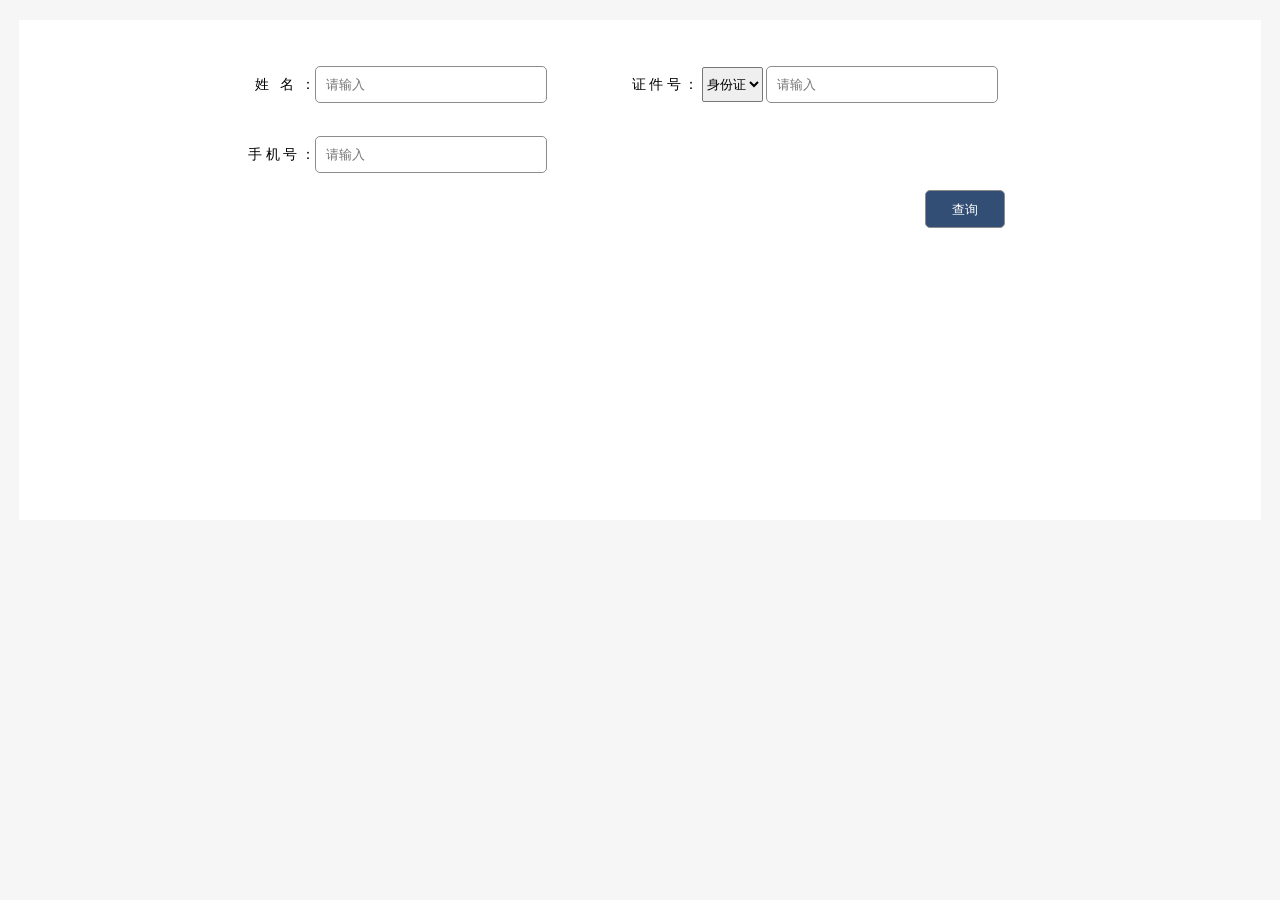
<file: html/main2_2.html>
<!DOCTYPE html>
<html>

<head>
    <meta charset="utf-8">
    <meta name="viewport" content="width=device-width, initial-scale=1.0">
    <meta name="renderer" content="webkit">
    <meta http-equiv="Cache-Control" content="no-siteapp" />
    <title> 自行车后台管理</title>
    <meta name="keywords" content="">
    <meta name="description" content="">
    <!--[if lt IE 9]>
    <meta http-equiv="refresh" content="0;ie.html" />
    <![endif]-->
    <link href="../css/common.css" rel="stylesheet">
    <link href="../css/main.css" rel="stylesheet">
    <style type="text/css">
        #form33_sty tr{cursor: pointer;}
        #form33_sty tr:hover{background-color: rgba(151,164,183,0.5);color: #fff}
    </style>
</head>

<body class="fixed-sidebar full-height-layout gray-bg" style="padding: 20px 0">
    
    <div class="main2_1">
        <div class="content2_1">
            
            <div class="container_y container_y2 lh70">
                <ul>
                    <li><span>&nbsp;&nbsp;姓&nbsp;&nbsp;&nbsp;名&nbsp;&nbsp;：</span><input type="text" placeholder="请输入"></li>
                    <li>
                        <span>证&nbsp;件&nbsp;号&nbsp;：</span>
                        <select>
                            <option>身份证</option>
                            <option>军官证</option>
                            <option>学生在</option>
                        </select>
                        <input type="text" placeholder="请输入">
                    </li>
                    <li><span>手&nbsp;机&nbsp;号&nbsp;：</span><input type="text" placeholder="请输入"></li>
                </ul>
                <input type="button" name="" value="查询" class="search">
            </div>
        </div>
    </div>
    
    <div class="pre_step pre_step2 disN">
        <input type="button" name="" value="返回第一步" class="back">
        <input type="button" name="" value="上一步" class="pre">
    </div>
    <div class="main2_1 disN">
        <div class="content2_1 clear">
            <div class="ul2_1">
                <a href="#" class="">充值</a>
                <a href="#" class="">冲正</a>
                <a href="#" class="">开户</a>
                <a href="#" class="">换卡</a>
                <a href="#" class="">卡还原</a>
                <a href="#" class="">解锁</a>
                <a href="#" class="">挂失解挂</a>
                <a href="#" class="">修改个人信息</a>
                <a href="#" class="">修改金额</a>
                <a href="#" class="">密码修改</a>
                <a href="#" class="">销户</a>
            </div>
            <!-- 充值 -->
            <div class="open2_1 disN">
                <ul class="steps">
                    <li class="active"><span>卡片放在读卡器上</span><span class="num">1</span></li>
                    <li><span>输入金额</span><span class="num">2</span></li>
                    <li><span>保存信息</span><span class="num">3</span></li>
                    <li><span>完成充值</span><span class="num">4</span></li>
                </ul>
                <div class="btn2_1">
                    <input type="button" name="" value="下一步">
                    <input type="button" name="" value="添加团体卡">
                </div>
            </div>
            <!-- 充值 -->
            <!-- 冲正 -->
            <div class="open2_1 disN">
                <ul class="steps steps2">
                    <li class="active"><span>卡片放在读卡器上</span><span class="num">1</span></li>
                    <li><span>点击冲正</span><span class="num">2</span></li>
                    <li><span>完成冲正</span><span class="num">4</span></li>
                </ul>
                <div class="btn2_1">
                    <input type="button" name="" value="下一步">
                    <input type="button" name="" value="添加团体卡">
                </div>
            </div>
            <!-- 冲正 -->
            <!-- 开户 -->
            <div class="open2_1 disN">
                <ul class="steps">
                    <li class="active"><span>卡片放在读卡器上</span><span class="num">1</span></li>
                    <li><span>输入开户信息</span><span class="num">2</span></li>
                    <li><span>保存信息</span><span class="num">3</span></li>
                    <li><span>完成开户</span><span class="num">4</span></li>
                </ul>
                <div class="btn2_1">
                    <input type="button" name="" value="下一步">
                    <input type="button" name="" value="添加团体卡">
                </div>
            </div>
            <!-- 开户 -->
            <!-- 换卡 -->
            <div class="open2_1 disN wid100 fl">
                <!-- 第一个框框 -->
                <div class="input3_3 main fl input2_2">
                    <form>
                        <ul>
                            
                            <li>
                                <label for="">
                                    <span>表面卡号：</span>
                                    <input type="text" placeholder="请输入">
                                </label>
                            </li>
                            <li>
                                <label for="">
                                    <span>&nbsp;用&nbsp;户&nbsp;名&nbsp;：</span>
                                    <input type="text" placeholder="请输入">
                                </label>
                            </li>
                            <li>
                                <label for="">
                                    <span>身份证号：</span>
                                    <input type="text" placeholder="请输入">
                                </label>
                            </li>
                            
                            <li class="">
                                <label for="">
                                    <span>&nbsp;手&nbsp;机&nbsp;号&nbsp;：</span>
                                    <input type="text" placeholder="请输入">
                                </label>
                            </li>
                            <li><span></span></li>
                            <li><span></span></li>
                            <li><span></span></li>
                            <li class="main_btn">
                                <label for="">
                                    <input type="button" value="查询">
                                    <input type="button" value="导出excel">
                                    <input type="button" value="重置">
                                </label>
                            </li>
                           
                        </ul>
                    </form>
                </div>
                <!-- 第一个框框 -->
                <!-- 第二个框框 表格-->
                <div class="fl form33_sty">
                    <div class="form10_tab">
                        <table>
                            <tr>
                                <th>编号</th>
                                <th>用户</th>
                                <th>卡号</th>
                                <th>余额</th>
                                <th>卡类型</th>
                                <th>卡状态</th>
                                <th>用户状态</th>
                                <th>身份证</th>
                                <th>备注</th>
                            </tr>
                            <tr>
                                <td>1101</td>
                                <td class="green">201503</td>
                                <td>正常</td>
                                <td>3/0/4</td>
                                <td>盈泽演示</td>
                                <td>192.168.10.144</td>
                                <td>2005</td>
                                <td>市财政局</td>
                                <td class="green">TN-黄河南</td>
                            </tr>
                            <tr>
                                <td>11</td>
                               
                                <td>打开就爱好的</td>
                                <td>一雨披与【偶</td>
                                <td>23874623974</td>
                                <td>阿萨帝哈斯的</td>
                                <td>12823874632</td>
                                <td>束带结发和；理解</td>
                                <td>092847320784</td>
                                <td>加来哈市</td>
                            </tr>
                            <tr>
                                <td>11</td>
                                <td>喻博文</td>
                                <td>110</td>
                                <td>神卡</td>
                                <td>100000000000</td>
                                <td>188888888888</td>
                                <td>911</td>
                                <td>公元222年8月</td>
                                <td>习大大</td>
                            </tr>
                            <tr>
                                <td></td>
                                <td>钢铁侠</td>
                                <td>史诗卡</td>
                                <td>正常</td>
                                <td>200000000</td>
                                <td>1234567899</td>
                                <td>912</td>
                                <td>公元223年</td>
                                <td>喻博文</td>
                            </tr>
                            <tr>
                                <td>11</td>
                                <td>captain America</td>
                                <td>130</td>
                                <td>史诗卡</td>
                                <td>30</td>
                                <td>7754775468</td>
                                <td>276453</td>
                                <td>公元224年</td>
                                <td>喻博文</td>
                            </tr>
                            <tr>
                                <td>11</td>
                                <td>Spider-Man</td>
                                <td>140</td>
                                <td>乞丐卡</td>
                                <td>0.5</td>
                                <td>128736</td>
                                <td>2948732</td>
                                <td>2000年</td>
                                <td>喻博文</td>
                            </tr>
                            <tr>
                                <td>11</td>
                                <td>盖伦</td>
                                <td>绝杀卡</td>
                                <td>一般</td>
                                <td>300000</td>
                                <td>2198372</td>
                                <td>3249873294</td>
                                <td>2011年</td>
                                <td>喻博文</td>
                            </tr>
                            <tr>
                                <td>11</td>
                                <td>卡特</td>
                                <td>150</td>
                                <td>一般</td>
                                <td>30000000</td>
                                <td>2198372</td>
                                <td>3249873294</td>
                                <td>2011年</td>
                                <td>喻博文</td>
                            </tr>
                            <tr>
                                <td>11</td>
                                <td>刘邦</td>
                                <td>汉武帝卡</td>
                                <td>一般</td>
                                <td>300000</td>
                                <td>2198372</td>
                                <td>3249873294</td>
                                <td>公元前二百多年</td>
                                <td>喻博文</td>
                            </tr>
                            <tr>
                                <td>11</td>
                                <td>刘备</td>
                                <td>150</td>
                                <td>草鞋卡</td>
                                <td>300</td>
                                <td>2198372</td>
                                <td>3249873294</td>
                                <td>公元220年</td>
                                <td>喻博文</td>
                            </tr>
                            <tr>
                                <td>11</td>
                                <td>刘备</td>
                                <td>150</td>
                                <td>草鞋卡</td>
                                <td>300</td>
                                <td>2198372</td>
                                <td>3249873294</td>
                                <td>公元220年</td>
                                <td>喻博文</td>
                            </tr>
                            <tr>
                                <td>11</td>
                                <td>刘备</td>
                                <td>150</td>
                                <td>草鞋卡</td>
                                <td>300</td>
                                <td>2198372</td>
                                <td>3249873294</td>
                                <td>公元220年</td>
                                <td>喻博文</td>
                            </tr>
                            <tr>
                                <td>11</td>
                                <td>刘备</td>
                                <td>150</td>
                                <td>草鞋卡</td>
                                <td>300</td>
                                <td>2198372</td>
                                <td>3249873294</td>
                                <td>公元220年</td>
                                <td>喻博文</td>
                            </tr>
                            <tr>
                                <td>11</td>
                                <td>刘备</td>
                                <td>150</td>
                                <td>草鞋卡</td>
                                <td>300</td>
                                <td>2198372</td>
                                <td>3249873294</td>
                                <td>公元220年</td>
                                <td>喻博文</td>
                            </tr>
                        </table>
                    </div>
                    <div class="pages">
                        <ul>
                            <li>共28条</li>
                            <li>第1/1页</li>
                            
                            <li><a href="javascript:void(0)" class="pre_page"><</a></li>
                            <li>
                                <ul class="change">
                                    <li><a href="javascript:void(0)" class="active">1</a></li>
                                    <li><a href="javascript:void(0)">2</a></li>
                                    <li><a href="javascript:void(0)">3</a></li>
                                    <li><a href="javascript:void(0)">4</a></li>
                                </ul>
                            </li>
                            <li><a href="javascript:void(0)" class="next_page active">></a></li>
                            <li>跳转到第<input type="text">页&nbsp;<a href="javascript:void(0)" class="active1">跳转</a></li>
                        </ul>
                    </div>
                </div>
            </div>
            <!-- 换卡 -->
            <!-- 卡还原 -->
            <div class="open2_1 disN">
                <ul class="steps">
                    <li class="active"><span>卡片放在读卡器上</span><span class="num">1</span></li>
                    <li><span>输入修改信息</span><span class="num">2</span></li>
                    <li><span>保存信息</span><span class="num">3</span></li>
                    <li><span>完成修改</span><span class="num">4</span></li>
                </ul>
                <div class="btn2_1">
                    <input type="button" name="" value="下一步">
                    <input type="button" name="" value="添加团体卡">
                </div>
            </div>
            <!-- 卡还原 -->
            <!-- 解锁 -->
            <div class="open2_1 disN">
                <ul class="steps">
                    <li class="active"><span>卡片放在读卡器上</span><span class="num">1</span></li>
                    <li><span>点击下一步</span><span class="num">2</span></li>
                    <li><span>选择解锁方式</span><span class="num">3</span></li>
                    <li><span>完成解锁</span><span class="num">4</span></li>
                </ul>
                <div class="btn2_1">
                    <input type="button" name="" value="下一步">
                    <input type="button" name="" value="添加团体卡">
                </div>
            </div>
            <!-- 解锁 -->
            <!-- 挂失解挂 -->
            <div class="open2_1 disN wid100 fl">
                <!-- 第一个框框 -->
                <div class="input3_3 main fl input2_2">
                    <form>
                        <ul>
                            
                            <li>
                                <label for="">
                                    <span>表面卡号：</span>
                                    <input type="text" placeholder="请输入">
                                </label>
                            </li>
                            <li>
                                <label for="">
                                    <span>&nbsp;用&nbsp;户&nbsp;名&nbsp;：</span>
                                    <input type="text" placeholder="请输入">
                                </label>
                            </li>
                            <li>
                                <label for="">
                                    <span>身份证号：</span>
                                    <input type="text" placeholder="请输入">
                                </label>
                            </li>
                            
                            <li class="">
                                <label for="">
                                    <span>&nbsp;手&nbsp;机&nbsp;号&nbsp;：</span>
                                    <input type="text" placeholder="请输入">
                                </label>
                            </li>
                            <li><span></span></li>
                            <li><span></span></li>
                            <li><span></span></li>
                            <li class="main_btn">
                                <label for="">
                                    <input type="button" value="查询">
                                    <input type="button" value="导出excel">
                                    <input type="button" value="重置">
                                </label>
                            </li>
                           
                        </ul>
                    </form>
                </div>
                <!-- 第一个框框 -->
                <!-- 第二个框框 表格-->
                <div  class="fl form33_sty">
                    <div class="form10_tab">
                        <table>
                            <tr>
                                <th>编号</th>
                                <th>用户</th>
                                <th>卡号</th>
                                <th>余额</th>
                                <th>卡类型</th>
                                <th>卡状态</th>
                                <th>用户状态</th>
                                <th>身份证</th>
                                <th>备注</th>
                            </tr>
                            <tr>
                                <td>1101</td>
                                <td class="green">201503</td>
                                <td>正常</td>
                                <td>3/0/4</td>
                                <td>盈泽演示</td>
                                <td>192.168.10.144</td>
                                <td>2005</td>
                                <td>市财政局</td>
                                <td class="green">TN-黄河南</td>
                            </tr>
                            <tr>
                                <td>11</td>
                               
                                <td>打开就爱好的</td>
                                <td>一雨披与【偶</td>
                                <td>23874623974</td>
                                <td>阿萨帝哈斯的</td>
                                <td>12823874632</td>
                                <td>束带结发和；理解</td>
                                <td>092847320784</td>
                                <td>加来哈市</td>
                            </tr>
                            <tr>
                                <td>11</td>
                                <td>喻博文</td>
                                <td>110</td>
                                <td>神卡</td>
                                <td>100000000000</td>
                                <td>188888888888</td>
                                <td>911</td>
                                <td>公元222年8月</td>
                                <td>习大大</td>
                            </tr>
                            <tr>
                                <td></td>
                                <td>钢铁侠</td>
                                <td>史诗卡</td>
                                <td>正常</td>
                                <td>200000000</td>
                                <td>1234567899</td>
                                <td>912</td>
                                <td>公元223年</td>
                                <td>喻博文</td>
                            </tr>
                            <tr>
                                <td>11</td>
                                <td>captain America</td>
                                <td>130</td>
                                <td>史诗卡</td>
                                <td>30</td>
                                <td>7754775468</td>
                                <td>276453</td>
                                <td>公元224年</td>
                                <td>喻博文</td>
                            </tr>
                            <tr>
                                <td>11</td>
                                <td>Spider-Man</td>
                                <td>140</td>
                                <td>乞丐卡</td>
                                <td>0.5</td>
                                <td>128736</td>
                                <td>2948732</td>
                                <td>2000年</td>
                                <td>喻博文</td>
                            </tr>
                            <tr>
                                <td>11</td>
                                <td>盖伦</td>
                                <td>绝杀卡</td>
                                <td>一般</td>
                                <td>300000</td>
                                <td>2198372</td>
                                <td>3249873294</td>
                                <td>2011年</td>
                                <td>喻博文</td>
                            </tr>
                            <tr>
                                <td>11</td>
                                <td>卡特</td>
                                <td>150</td>
                                <td>一般</td>
                                <td>30000000</td>
                                <td>2198372</td>
                                <td>3249873294</td>
                                <td>2011年</td>
                                <td>喻博文</td>
                            </tr>
                            <tr>
                                <td>11</td>
                                <td>刘邦</td>
                                <td>汉武帝卡</td>
                                <td>一般</td>
                                <td>300000</td>
                                <td>2198372</td>
                                <td>3249873294</td>
                                <td>公元前二百多年</td>
                                <td>喻博文</td>
                            </tr>
                            <tr>
                                <td>11</td>
                                <td>刘备</td>
                                <td>150</td>
                                <td>草鞋卡</td>
                                <td>300</td>
                                <td>2198372</td>
                                <td>3249873294</td>
                                <td>公元220年</td>
                                <td>喻博文</td>
                            </tr>
                            <tr>
                                <td>11</td>
                                <td>刘备</td>
                                <td>150</td>
                                <td>草鞋卡</td>
                                <td>300</td>
                                <td>2198372</td>
                                <td>3249873294</td>
                                <td>公元220年</td>
                                <td>喻博文</td>
                            </tr>
                            <tr>
                                <td>11</td>
                                <td>刘备</td>
                                <td>150</td>
                                <td>草鞋卡</td>
                                <td>300</td>
                                <td>2198372</td>
                                <td>3249873294</td>
                                <td>公元220年</td>
                                <td>喻博文</td>
                            </tr>
                            <tr>
                                <td>11</td>
                                <td>刘备</td>
                                <td>150</td>
                                <td>草鞋卡</td>
                                <td>300</td>
                                <td>2198372</td>
                                <td>3249873294</td>
                                <td>公元220年</td>
                                <td>喻博文</td>
                            </tr>
                            <tr>
                                <td>11</td>
                                <td>刘备</td>
                                <td>150</td>
                                <td>草鞋卡</td>
                                <td>300</td>
                                <td>2198372</td>
                                <td>3249873294</td>
                                <td>公元220年</td>
                                <td>喻博文</td>
                            </tr>
                        </table>
                    </div>
                    <div class="pages">
                        <ul>
                            <li>共28条</li>
                            <li>第1/1页</li>
                            
                            <li><a href="javascript:void(0)" class="pre_page"><</a></li>
                            <li>
                                <ul class="change">
                                    <li><a href="javascript:void(0)" class="active">1</a></li>
                                    <li><a href="javascript:void(0)">2</a></li>
                                    <li><a href="javascript:void(0)">3</a></li>
                                    <li><a href="javascript:void(0)">4</a></li>
                                </ul>
                            </li>
                            <li><a href="javascript:void(0)" class="next_page active">></a></li>
                            <li>跳转到第<input type="text">页&nbsp;<a href="javascript:void(0)" class="active1">跳转</a></li>
                        </ul>
                    </div>
                </div>
            </div>
            <!-- 挂失解锁 -->
            <!-- 修改个人信息 -->
            <div class="open2_1 disN">
                <ul class="steps">
                    <li class="active"><span>卡片放在读卡器上</span><span class="num">1</span></li>
                    <li><span>输入开户信息</span><span class="num">2</span></li>
                    <li><span>保存信息</span><span class="num">3</span></li>
                    <li><span>完成开户</span><span class="num">4</span></li>
                </ul>
                <div class="btn2_1">
                    <input type="button" name="" value="下一步">
                    <input type="button" name="" value="添加团体卡">
                </div>
            </div>
            <!-- 充修改个人信息 -->
            <!-- 修改金额 -->
            <div class="open2_1 disN">
                <ul class="steps">
                    <li class="active"><span>卡片放在读卡器上</span><span class="num">1</span></li>
                    <li><span>输入开户信息</span><span class="num">2</span></li>
                    <li><span>保存信息</span><span class="num">3</span></li>
                    <li><span>完成开户</span><span class="num">4</span></li>
                </ul>
                <div class="btn2_1">
                    <input type="button" name="" value="下一步">
                    <input type="button" name="" value="添加团体卡">
                </div>
            </div>
            <!-- 修改金额 -->
            <!-- 密码修改 -->
            <div class="open2_1 disN">
                <ul class="steps">
                    <li class="active"><span>卡片放在读卡器上</span><span class="num">1</span></li>
                    <li><span>输入开户信息</span><span class="num">2</span></li>
                    <li><span>保存信息</span><span class="num">3</span></li>
                    <li><span>完成开户</span><span class="num">4</span></li>
                </ul>
                <div class="btn2_1">
                    <input type="button" name="" value="下一步">
                    <input type="button" name="" value="添加团体卡">
                </div>
            </div>
            <!-- 密码修改 -->
            <!-- 销户 -->
            <div class="open2_1 disN wid100 fl">
                <!-- 第一个框框 -->
                <div class="input3_3 main fl input2_2">
                    <form>
                        <ul>
                            
                            <li>
                                <label for="">
                                    <span>表面卡号：</span>
                                    <input type="text" placeholder="请输入">
                                </label>
                            </li>
                            <li>
                                <label for="">
                                    <span>用户名：</span>
                                    <input type="text" placeholder="请输入">
                                </label>
                            </li>
                            <li>
                                <label for="">
                                    <span>身份证号：</span>
                                    <input type="text" placeholder="请输入">
                                </label>
                            </li>
                            
                            <li class="">
                                <label for="">
                                    <span>手机号：</span>
                                    <input type="text" placeholder="请输入">
                                </label>
                            </li>
                            <li><span></span></li>
                            <li><span></span></li>
                            <li><span></span></li>
                            <li class="main_btn">
                                <label for="">
                                    <input type="button" value="查询">
                                    <input type="button" value="导出excel">
                                    <input type="button" value="重置">
                                </label>
                            </li>
                           
                        </ul>
                    </form>
                </div>
                <!-- 第一个框框 -->
                <!-- 第二个框框 表格-->
                <div class="fl form33_sty">
                    <div class="form10_tab">
                        <table>
                            <tr>
                                <th>编号</th>
                                <th>用户</th>
                                <th>卡号</th>
                                <th>余额</th>
                                <th>卡类型</th>
                                <th>卡状态</th>
                                <th>用户状态</th>
                                <th>身份证</th>
                                <th>备注</th>
                            </tr>
                            <tr>
                                <td>1101</td>
                                <td class="green">201503</td>
                                <td>正常</td>
                                <td>3/0/4</td>
                                <td>盈泽演示</td>
                                <td>192.168.10.144</td>
                                <td>2005</td>
                                <td>市财政局</td>
                                <td class="green">TN-黄河南</td>
                            </tr>
                            <tr>
                                <td>11</td>
                               
                                <td>打开就爱好的</td>
                                <td>一雨披与【偶</td>
                                <td>23874623974</td>
                                <td>阿萨帝哈斯的</td>
                                <td>12823874632</td>
                                <td>束带结发和；理解</td>
                                <td>092847320784</td>
                                <td>加来哈市</td>
                            </tr>
                            <tr>
                                <td>11</td>
                                <td>喻博文</td>
                                <td>110</td>
                                <td>神卡</td>
                                <td>100000000000</td>
                                <td>188888888888</td>
                                <td>911</td>
                                <td>公元222年8月</td>
                                <td>习大大</td>
                            </tr>
                            <tr>
                                <td></td>
                                <td>钢铁侠</td>
                                <td>史诗卡</td>
                                <td>正常</td>
                                <td>200000000</td>
                                <td>1234567899</td>
                                <td>912</td>
                                <td>公元223年</td>
                                <td>喻博文</td>
                            </tr>
                            <tr>
                                <td>11</td>
                                <td>captain America</td>
                                <td>130</td>
                                <td>史诗卡</td>
                                <td>30</td>
                                <td>7754775468</td>
                                <td>276453</td>
                                <td>公元224年</td>
                                <td>喻博文</td>
                            </tr>
                            <tr>
                                <td>11</td>
                                <td>Spider-Man</td>
                                <td>140</td>
                                <td>乞丐卡</td>
                                <td>0.5</td>
                                <td>128736</td>
                                <td>2948732</td>
                                <td>2000年</td>
                                <td>喻博文</td>
                            </tr>
                            <tr>
                                <td>11</td>
                                <td>盖伦</td>
                                <td>绝杀卡</td>
                                <td>一般</td>
                                <td>300000</td>
                                <td>2198372</td>
                                <td>3249873294</td>
                                <td>2011年</td>
                                <td>喻博文</td>
                            </tr>
                            <tr>
                                <td>11</td>
                                <td>卡特</td>
                                <td>150</td>
                                <td>一般</td>
                                <td>30000000</td>
                                <td>2198372</td>
                                <td>3249873294</td>
                                <td>2011年</td>
                                <td>喻博文</td>
                            </tr>
                            <tr>
                                <td>11</td>
                                <td>刘邦</td>
                                <td>汉武帝卡</td>
                                <td>一般</td>
                                <td>300000</td>
                                <td>2198372</td>
                                <td>3249873294</td>
                                <td>公元前二百多年</td>
                                <td>喻博文</td>
                            </tr>
                            <tr>
                                <td>11</td>
                                <td>刘备</td>
                                <td>150</td>
                                <td>草鞋卡</td>
                                <td>300</td>
                                <td>2198372</td>
                                <td>3249873294</td>
                                <td>公元220年</td>
                                <td>喻博文</td>
                            </tr>
                            <tr>
                                <td>11</td>
                                <td>刘备</td>
                                <td>150</td>
                                <td>草鞋卡</td>
                                <td>300</td>
                                <td>2198372</td>
                                <td>3249873294</td>
                                <td>公元220年</td>
                                <td>喻博文</td>
                            </tr>
                            <tr>
                                <td>11</td>
                                <td>刘备</td>
                                <td>150</td>
                                <td>草鞋卡</td>
                                <td>300</td>
                                <td>2198372</td>
                                <td>3249873294</td>
                                <td>公元220年</td>
                                <td>喻博文</td>
                            </tr>
                            <tr>
                                <td>11</td>
                                <td>刘备</td>
                                <td>150</td>
                                <td>草鞋卡</td>
                                <td>300</td>
                                <td>2198372</td>
                                <td>3249873294</td>
                                <td>公元220年</td>
                                <td>喻博文</td>
                            </tr>
                            <tr>
                                <td>11</td>
                                <td>刘备</td>
                                <td>150</td>
                                <td>草鞋卡</td>
                                <td>300</td>
                                <td>2198372</td>
                                <td>3249873294</td>
                                <td>公元220年</td>
                                <td>喻博文</td>
                            </tr>
                            <tr>
                                <td>11</td>
                                <td>刘备</td>
                                <td>150</td>
                                <td>草鞋卡</td>
                                <td>300</td>
                                <td>2198372</td>
                                <td>3249873294</td>
                                <td>公元220年</td>
                                <td>喻博文</td>
                            </tr>
                        </table>
                    </div>
                    <div class="pages">
                        <ul>
                            <li>共28条</li>
                            <li>第1/1页</li>
                            
                            <li><a href="javascript:void(0)" class="pre_page"><</a></li>
                            <li>
                                <ul class="change">
                                    <li><a href="javascript:void(0)" class="active">1</a></li>
                                    <li><a href="javascript:void(0)">2</a></li>
                                    <li><a href="javascript:void(0)">3</a></li>
                                    <li><a href="javascript:void(0)">4</a></li>
                                </ul>
                            </li>
                            <li><a href="javascript:void(0)" class="next_page active">></a></li>
                            <li>跳转到第<input type="text">页&nbsp;<a href="javascript:void(0)" class="active1">跳转</a></li>
                        </ul>
                    </div>
                </div>
            </div>
            <!-- 销户 -->
        </div>
    </div>
    <div class="person fl disN">
        <p class="clear info1"><span class="fl">基础信息</span><a href="javascript:void(0)" class="fr">编辑</a></p>
        <ul>
            <li><span>姓&nbsp;&nbsp;&nbsp;&nbsp;名：</span>林肖芳</li>
            <li><span>手机号码：</span>120</li>
            <li><span>证件号码：</span>警CC0000</li>
        </ul>
    </div>
    <div class="person fl disN">
        <p class="clear info2"><span class="fl">卡信息</span><a href="javascript:void(0)" class="fr">编辑</a></p>
        <ul>
            <li><span>卡&nbsp;&nbsp;&nbsp;&nbsp;号：</span>110</li>
            <li><span>余&nbsp;&nbsp;&nbsp;&nbsp;额：</span>一个亿</li>
            <li><span>开户时间：</span>公元222年8月</li>
        </ul>
    </div>
    <div class="per_info1 per_info disN">
        <p>个人信息<a href="javascript:void(0)" class="close"></a></p>
        <ul>
            <li><span>用户名：</span><input type="text"></li>
            <li><span>表面卡号：</span><input type="text"></li>
            <li><span>卡类型：</span><input type="text"></li>
            <li><span>余额：</span><input type="text"></li>
        </ul>
        <div class="info_btn">
            <a href="javascript:void(0)">确定</a>
            <a href="javascript:void(0)" class="cancel">取消</a>
        </div>
    </div>
    <div class="per_info2 per_info disN">
        <p>个人信息<a href="javascript:void(0)" class="close"></a></p>
        <ul>
            <li><span>用户名：</span><input type="text"></li>
            <li><span>表面卡号：</span><input type="text"></li>
            <li><span>卡类型：</span><input type="text"></li>
            <li><span>余额：</span><input type="text"></li>
        </ul>
        <div class="info_btn">
            <a href="javascript:void(0)">确定</a>
            <a href="javascript:void(0)" class="cancel">取消</a>
        </div>
    </div>
    <div class="fl form33_sty table2_1 disN">
        <p>个人借车记录<span>共10条记录</span></p>
        <div class="form10_tab">
            <table>
                <tr>
                    <th>编号</th>
                    <th>用户名</th>
                    <th>卡号</th>
                    <th>卡类型</th>
                    <th>用户状态</th>
                    <th>余额</th>
                    <th>手机号码</th>
                    <th>证件号</th>
                    <th>开户时间</th>
                    <th>操作员</th>
                </tr>
                <tr>
                    <td>1101</td>
                    <td class="green">201503</td>
                    <td>正常</td>
                    <td>3/0/4</td>
                    <td>盈泽演示</td>
                    <td>192.168.10.144</td>
                    <td>2005</td>
                    <td>市财政局</td>
                    <td>天元区</td>
                    <td class="green">TN-黄河南</td>
                </tr>
                <tr>
                    <td>11</td>
                    <td></td>
                    <td></td>
                    <td></td>
                    <td></td>
                    <td></td>
                    <td></td>
                    <td></td>
                    <td></td>
                    <td></td>
                </tr>
                <tr>
                    <td>11</td>
                    <td></td>
                    <td></td>
                    <td></td>
                    <td></td>
                    <td></td>
                    <td></td>
                    <td></td>
                    <td></td>
                    <td></td>
                </tr>
                <tr>
                    <td>11</td>
                    <td></td>
                    <td></td>
                    <td></td>
                    <td></td>
                    <td></td>
                    <td></td>
                    <td></td>
                    <td></td>
                    <td></td>
                </tr>
                <tr>
                    <td>11</td>
                    <td></td>
                    <td></td>
                    <td></td>
                    <td></td>
                    <td></td>
                    <td></td>
                    <td></td>
                    <td></td>
                    <td></td>
                </tr>
                <tr>
                    <td>11</td>
                    <td></td>
                    <td></td>
                    <td></td>
                    <td></td>
                    <td></td>
                    <td></td>
                    <td></td>
                    <td></td>
                    <td></td>
                </tr>
                <tr>
                    <td>11</td>
                    <td></td>
                    <td></td>
                    <td></td>
                    <td></td>
                    <td></td>
                    <td></td>
                    <td></td>
                    <td></td>
                    <td></td>
                </tr>
                <tr>
                    <td>11</td>
                    <td></td>
                    <td></td>
                    <td></td>
                    <td></td>
                    <td></td>
                    <td></td>
                    <td></td>
                    <td></td>
                    <td></td>
                </tr>
                <tr>
                    <td>11</td>
                    <td></td>
                    <td></td>
                    <td></td>
                    <td></td>
                    <td></td>
                    <td></td>
                    <td></td>
                    <td></td>
                    <td></td>
                </tr>
                <tr>
                    <td>11</td>
                    <td></td>
                    <td></td>
                    <td></td>
                    <td></td>
                    <td></td>
                    <td></td>
                    <td></td>
                    <td></td>
                    <td></td>
                </tr>
                <tr>
                    <td>11</td>
                    <td>刘备</td>
                    <td>150</td>
                    <td>草鞋卡</td>
                    <td>300</td>
                    <td>2198372</td>
                    <td>2198372</td>
                    <td>3249873294</td>
                    <td>公元220年</td>
                    <td>喻博文</td>
                </tr>
                <tr>
                    <td>11</td>
                    <td>刘备</td>
                    <td>150</td>
                    <td>2198372</td>
                    <td>草鞋卡</td>
                    <td>300</td>
                    <td>2198372</td>
                    <td>3249873294</td>
                    <td>公元220年</td>
                    <td>喻博文</td>
                </tr>
                <tr>
                    <td>11</td>
                    <td>2198372</td>
                    <td>刘备</td>
                    <td>150</td>
                    <td>草鞋卡</td>
                    <td>300</td>
                    <td>2198372</td>
                    <td>3249873294</td>
                    <td>公元220年</td>
                    <td>喻博文</td>
                </tr>
                <tr>
                    <td>11</td>
                    <td>刘备</td>
                    <td>150</td>
                    <td>2198372</td>
                    <td>草鞋卡</td>
                    <td>300</td>
                    <td>2198372</td>
                    <td>3249873294</td>
                    <td>公元220年</td>
                    <td>喻博文</td>
                </tr>
                <tr>
                    <td>11</td>
                    <td>刘备</td>
                    <td>150</td>
                    <td>草鞋卡</td>
                    <td>300</td>
                    <td>2198372</td>
                    <td>2198372</td>
                    <td>3249873294</td>
                    <td>公元220年</td>
                    <td>喻博文</td>
                </tr>
            </table>
        </div>
        <div class="pages">
            <ul>
                <li>共28条</li>
                <li>第1/1页</li>
                
                <li><a href="javascript:void(0)" class="pre_page"><</a></li>
                <li>
                    <ul class="change">
                        <li><a href="javascript:void(0)" class="active">1</a></li>
                        <li><a href="javascript:void(0)">2</a></li>
                        <li><a href="javascript:void(0)">3</a></li>
                        <li><a href="javascript:void(0)">4</a></li>
                    </ul>
                </li>
                <li><a href="javascript:void(0)" class="next_page active">></a></li>
                <li>跳转到第<input type="text">页&nbsp;<a href="javascript:void(0)" class="active1">跳转</a></li>
            </ul>
        </div>
        
        
    </div>
    <div class="open2_1 disN wid100 fl info_table info_table1">
        <div class="pre_step pre_step1">
            <input type="button" name="" value="返回第一步" class="back">
            <input type="button" name="" value="上一步" class="pre">
        </div>
        <!-- 第二个框框 表格-->
        <div id="form33_sty" class="fl">
            <div class="form10_tab">
                <table>
                    <tr>
                        <th>编号</th>
                        <th>用户</th>
                        <th>卡号</th>
                        <th>余额</th>
                        <th>卡类型</th>
                        <th>卡状态</th>
                        <th>用户状态</th>
                        <th>身份证</th>
                        <th>备注</th>
                    </tr>
                    <tr>
                        <td>1101</td>
                        <td class="green">201503</td>
                        <td>正常</td>
                        <td>3/0/4</td>
                        <td>盈泽演示</td>
                        <td>192.168.10.144</td>
                        <td>2005</td>
                        <td>市财政局</td>
                        <td class="green">TN-黄河南</td>
                    </tr>
                    <tr>
                        <td>11</td>
                       
                        <td>打开就爱好的</td>
                        <td>一雨披与【偶</td>
                        <td>23874623974</td>
                        <td>阿萨帝哈斯的</td>
                        <td>12823874632</td>
                        <td>束带结发和；理解</td>
                        <td>092847320784</td>
                        <td>加来哈市</td>
                    </tr>
                    <tr>
                        <td>11</td>
                        <td>喻博文</td>
                        <td>110</td>
                        <td>神卡</td>
                        <td>100000000000</td>
                        <td>188888888888</td>
                        <td>911</td>
                        <td>公元222年8月</td>
                        <td>习大大</td>
                    </tr>
                    <tr>
                        <td></td>
                        <td>钢铁侠</td>
                        <td>史诗卡</td>
                        <td>正常</td>
                        <td>200000000</td>
                        <td>1234567899</td>
                        <td>912</td>
                        <td>公元223年</td>
                        <td>喻博文</td>
                    </tr>
                    <tr>
                        <td>11</td>
                        <td>captain America</td>
                        <td>130</td>
                        <td>史诗卡</td>
                        <td>30</td>
                        <td>7754775468</td>
                        <td>276453</td>
                        <td>公元224年</td>
                        <td>喻博文</td>
                    </tr>
                    <tr>
                        <td>11</td>
                        <td>Spider-Man</td>
                        <td>140</td>
                        <td>乞丐卡</td>
                        <td>0.5</td>
                        <td>128736</td>
                        <td>2948732</td>
                        <td>2000年</td>
                        <td>喻博文</td>
                    </tr>
                    <tr>
                        <td>11</td>
                        <td>盖伦</td>
                        <td>绝杀卡</td>
                        <td>一般</td>
                        <td>300000</td>
                        <td>2198372</td>
                        <td>3249873294</td>
                        <td>2011年</td>
                        <td>喻博文</td>
                    </tr>
                    <tr>
                        <td>11</td>
                        <td>卡特</td>
                        <td>150</td>
                        <td>一般</td>
                        <td>30000000</td>
                        <td>2198372</td>
                        <td>3249873294</td>
                        <td>2011年</td>
                        <td>喻博文</td>
                    </tr>
                    <tr>
                        <td>11</td>
                        <td>刘邦</td>
                        <td>汉武帝卡</td>
                        <td>一般</td>
                        <td>300000</td>
                        <td>2198372</td>
                        <td>3249873294</td>
                        <td>公元前二百多年</td>
                        <td>喻博文</td>
                    </tr>
                    <tr>
                        <td>11</td>
                        <td>刘备</td>
                        <td>150</td>
                        <td>草鞋卡</td>
                        <td>300</td>
                        <td>2198372</td>
                        <td>3249873294</td>
                        <td>公元220年</td>
                        <td>喻博文</td>
                    </tr>
                    <tr>
                        <td>11</td>
                        <td>刘备</td>
                        <td>150</td>
                        <td>草鞋卡</td>
                        <td>300</td>
                        <td>2198372</td>
                        <td>3249873294</td>
                        <td>公元220年</td>
                        <td>喻博文</td>
                    </tr>
                    <tr>
                        <td>11</td>
                        <td>刘备</td>
                        <td>150</td>
                        <td>草鞋卡</td>
                        <td>300</td>
                        <td>2198372</td>
                        <td>3249873294</td>
                        <td>公元220年</td>
                        <td>喻博文</td>
                    </tr>
                    <tr>
                        <td>11</td>
                        <td>刘备</td>
                        <td>150</td>
                        <td>草鞋卡</td>
                        <td>300</td>
                        <td>2198372</td>
                        <td>3249873294</td>
                        <td>公元220年</td>
                        <td>喻博文</td>
                    </tr>
                    <tr>
                        <td>11</td>
                        <td>刘备</td>
                        <td>150</td>
                        <td>草鞋卡</td>
                        <td>300</td>
                        <td>2198372</td>
                        <td>3249873294</td>
                        <td>公元220年</td>
                        <td>喻博文</td>
                    </tr>
                    <tr>
                        <td>11</td>
                        <td>刘备</td>
                        <td>150</td>
                        <td>草鞋卡</td>
                        <td>300</td>
                        <td>2198372</td>
                        <td>3249873294</td>
                        <td>公元220年</td>
                        <td>喻博文</td>
                    </tr>
                </table>
            </div>
            <div class="pages">
                <ul>
                    <li>共28条</li>
                    <li>第1/1页</li>
                    
                    <li><a href="javascript:void(0)" class="pre_page"><</a></li>
                    <li>
                        <ul class="change">
                            <li><a href="javascript:void(0)" class="active">1</a></li>
                            <li><a href="javascript:void(0)">2</a></li>
                            <li><a href="javascript:void(0)">3</a></li>
                            <li><a href="javascript:void(0)">4</a></li>
                        </ul>
                    </li>
                    <li><a href="javascript:void(0)" class="next_page active">></a></li>
                    <li>跳转到第<input type="text">页&nbsp;<a href="javascript:void(0)" class="active1">跳转</a></li>
                </ul>
            </div>
        </div>
    </div>
    <script src="../js/jquery.min.js"></script>
    <script type="text/javascript">
    $(".tab2_1 a").click(function() {
        $(".tab2_1 a").removeClass('active');
        $(this).addClass('active');
        var num=$(this).index()-1;
        $(".container_y").hide();
        $(".container_y").eq(num).show();
    })
    
    // 信息输入 查询
    $(".container_y2 .search").click(function() {
        $(".main2_1,.pre_step2,.person,.per_info,.table2_1,.info_table1").hide();
        $(".info_table,#form33_sty").show();
    });
    // 点击表格出现个人信息
    $(".info_table tr").click(function() {
        $(".info_table #form33_sty,.main2_1,.info_table1").hide();
        $(".form33_sty,.person,.pre_step2,.main2_1:nth-child(3)").show();
        $(".main2_1:nth-child(3)").addClass('spec')
    });

    // 编辑信息
    $(".info1 a").click(function () {
        $(".per_info1").show()
    })
    $(".info2 a").click(function () {
        $(".per_info2").show()
    })
    $(".cancel,.close").click(function () {
        $(".per_info").hide()
    })
    // 返回上一步
    $(".pre_step .pre,.pre_step .back,.pre_step2 .back").click(function () {
        $(".info_table,.main2_1,.pre_step2,.person,.per_info,.table2_1,.open2_1").hide();
        $(".main2_1:first-child,.content2_1").show();
        
    })
    // 返回上一步
    $(".pre_step2 .pre").click(function() {
        $(".main2_1,.pre_step2,.person,.per_info,.table2_1,.open2_1").hide();
        $(".info_table,#form33_sty").show()
    });


    
    //这个暂时不加
    // 点击开户等
    $(".ul2_1 a").click(function () {
        $(".ul2_1 a").removeClass('active');
        var num=$(this).index();
        $(".open2_1").hide();
        $(".open2_1").eq(num).show();
        $(this).addClass('active')
    })
    
    </script>
</body>

</html>
</file>
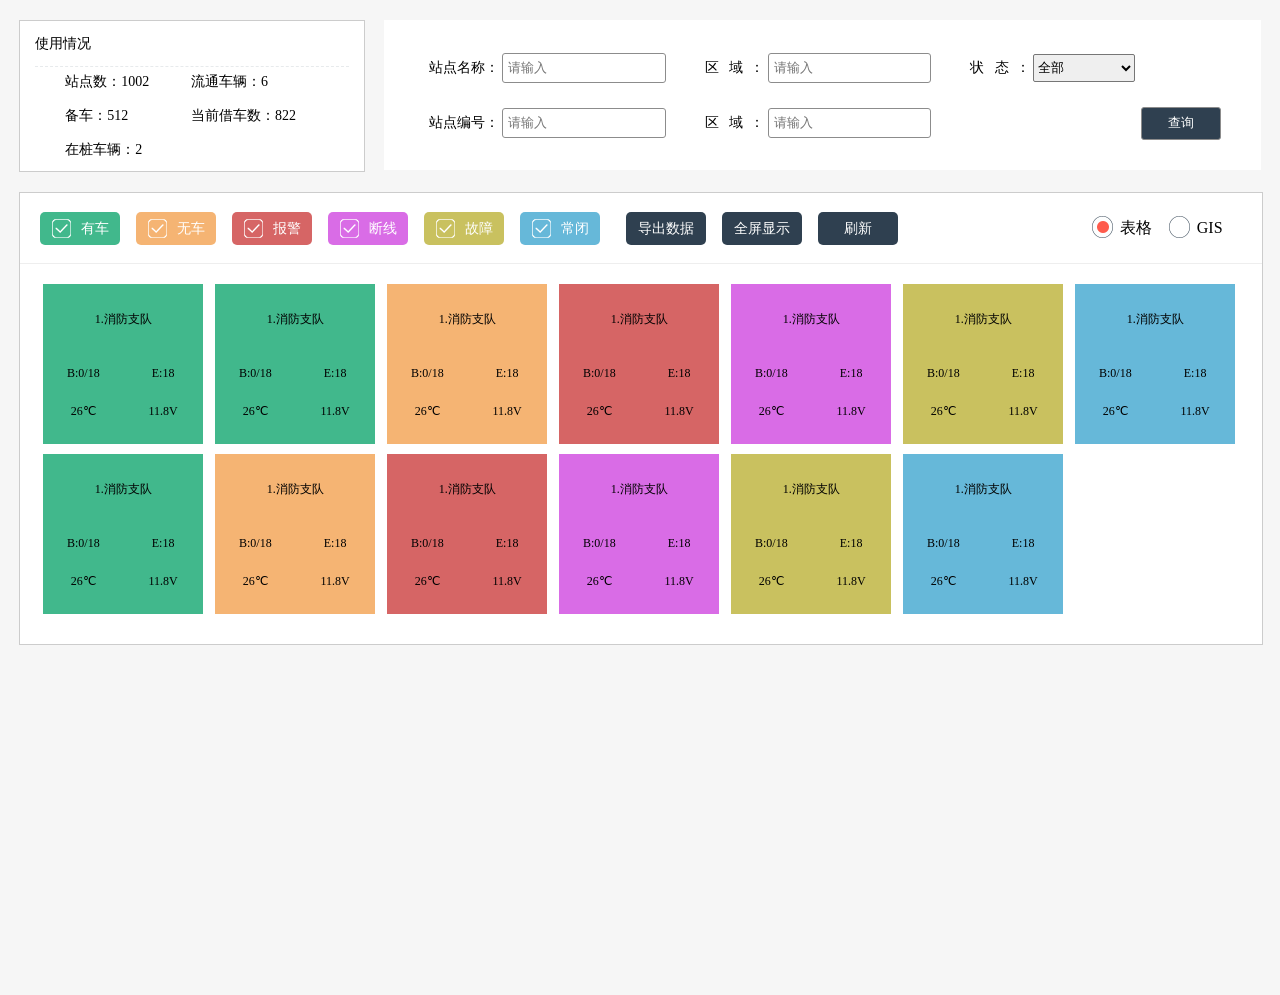
<file: html/main3_3.html>
<!DOCTYPE html>
<html>

<head>
    <meta charset="utf-8">
    <meta name="viewport" content="width=device-width, initial-scale=1.0">
    <meta name="renderer" content="webkit">
    <meta http-equiv="Cache-Control" content="no-siteapp" />
    <title> 自行车后台管理</title>
    <meta name="keywords" content="">
    <meta name="description" content="">
    <!--[if lt IE 9]>
    <meta http-equiv="refresh" content="0;ie.html" />
    <![endif]-->
    <link href="../css/common.css" rel="stylesheet">
    <script src="../js/jquery.min.js"></script>

    <script type="text/javascript" src="http://api.map.baidu.com/api?v=2.0&ak=RFSysGOzwStwCVzqeYwwILRmb57e7VwO"></script>
    <style type="text/css">
        body, html,#allmap {width: 100%;height: 100%;overflow: visible;margin:0;font-family:"微软雅黑";}
        #allmap{border: 0px solid #a9a6a6;height: 680px}
    </style>
    <script language="JavaScript">
            $(function(){
                var w=window.innerWidth
                || document.documentElement.clientWidth
                || document.body.clientWidth;
                if (1170 <= w <= 1240) {//1024及以下分辨率
                   // alert(w)
                    //$(document).ready(function(){
                        //autoPlayMobile();
                    //});
                    $(".lan3_3").css('padding-left','17px')
                }
                
            });

        </script>
</head>

<body class="fixed-sidebar full-height-layout gray-bg" style="padding: 20px 0">
    <div class="main3_3">
        <!-- 第一个框框 -->
        <div class="use3_3 main fl">
            <p>使用情况</p>
            <ul>
                <li>站点数：1002</li>
                <li>流通车辆：6</li>
                <li>备车：512</li>
                <li>当前借车数：822</li>
                <li>在桩车辆：2</li>
            </ul>
        </div>
        <!-- 第一个框框 -->
        <!-- 第二个框框 -->
        <div class="input3_3 main fl">
            <form>
                <ul>
                    <li>
                        <label for="">
                            <span>站点名称：</span>
                            <input type="text" placeholder="请输入">
                        </label>
                    </li>
                    <li>
                        <label for="">
                            <span>&nbsp;&nbsp;&nbsp;区&nbsp;&nbsp;&nbsp;域&nbsp;&nbsp;：</span>
                            <input type="text" placeholder="请输入">
                        </label>
                    </li>
                    <li>
                        <label for="">
                            <span>&nbsp;&nbsp;&nbsp;状&nbsp;&nbsp;&nbsp;态&nbsp;&nbsp;：</span>
                            <select name="">
                                <option value="">全部</option>
                                <option value="">报警</option>
                                <option value="">给警察</option>
                                <option value="">打电话</option>
                            </select>
                        </label>
                    </li>
                    <li>
                        <label for="">
                            <span>站点编号：</span>
                            <input type="text" placeholder="请输入">
                        </label>
                    </li>
                    <li>
                        <label for="">
                            <span>&nbsp;&nbsp;&nbsp;区&nbsp;&nbsp;&nbsp;域&nbsp;&nbsp;：</span>
                            <input type="text" placeholder="请输入">
                        </label>
                    </li>
                    <li>
                        <label for="">
                            <input type="button" value="查询">
                        </label>
                    </li>
                </ul>
            </form>
        </div>
        <!-- 第二个框框 -->
        <!-- 第三个框框 -->
        <div class="table3_3 fl">
            <div class="btn3_3">
                <ul>
                    <li>
                        <input type="button" value="有车" class="btn1">
                    </li>
                    <li>
                        <input type="button" value="无车" class="btn2">
                    </li>
                    <li>
                        <input type="button" value="报警" class="btn3">
                    </li>
                    <li>
                        <input type="button" value="断线" class="btn4">
                    </li>
                    <li>
                        <input type="button" value="故障" class="btn5">
                    </li>
                    <li>
                        <input type="button" value="常闭" class="btn6">
                    </li>
                    <li>
                        <input type="button" value="导出数据" class="btn7">
                    </li>
                    <li>
                        <input type="button" value="全屏显示" class="btn8">
                    </li>
                    <li>
                        <input type="button" value="刷新" class="btn9">
                    </li>
                    <li>
                        <label>
                            <input type="radio" name="aa" class="btn10" checked value="1"><span class="tubiao">表格</span>
                        </label>
                    </li>
                    <li>
                        <label>
                            <input type="radio" name="aa" class="btn11" value="2"><span>GIS</span>
                        </label>
                    </li>
                </ul>
            </div>
            <div class="lan3_3">
                <ul>
                    <li class="btn1 btn_n">
                        <span>1.消防支队</span>
                        <ul>
                            <li>B:0/18</li>
                            <li>E:18</li>
                            <li>26℃</li>
                            <li>11.8V</li>
                        </ul>
                    </li>
                    <li class="btn1 btn_n">
                        <span>1.消防支队</span>
                        <ul>
                            <li>B:0/18</li>
                            <li>E:18</li>
                            <li>26℃</li>
                            <li>11.8V</li>
                        </ul>
                    </li>
                    <li class="btn2 btn_n">
                        <span>1.消防支队</span>
                        <ul>
                            <li>B:0/18</li>
                            <li>E:18</li>
                            <li>26℃</li>
                            <li>11.8V</li>
                        </ul>
                    </li>
                    <li class="btn3 btn_n">
                        <span>1.消防支队</span>
                        <ul>
                            <li>B:0/18</li>
                            <li>E:18</li>
                            <li>26℃</li>
                            <li>11.8V</li>
                        </ul>
                    </li>
                    <li class="btn4 btn_n">
                        <span>1.消防支队</span>
                        <ul>
                            <li>B:0/18</li>
                            <li>E:18</li>
                            <li>26℃</li>
                            <li>11.8V</li>
                        </ul>
                    </li>
                    <li class="btn5 btn_n">
                        <span>1.消防支队</span>
                        <ul>
                            <li>B:0/18</li>
                            <li>E:18</li>
                            <li>26℃</li>
                            <li>11.8V</li>
                        </ul>
                    </li>
                    <li class="btn6 btn_n">
                        <span>1.消防支队</span>
                        <ul>
                            <li>B:0/18</li>
                            <li>E:18</li>
                            <li>26℃</li>
                            <li>11.8V</li>
                        </ul>
                    </li>
                    <li class="btn1 btn_n">
                        <span>1.消防支队</span>
                        <ul>
                            <li>B:0/18</li>
                            <li>E:18</li>
                            <li>26℃</li>
                            <li>11.8V</li>
                        </ul>
                    </li>
                    <li class="btn2 btn_n">
                        <span>1.消防支队</span>
                        <ul>
                            <li>B:0/18</li>
                            <li>E:18</li>
                            <li>26℃</li>
                            <li>11.8V</li>
                        </ul>
                    </li>
                    <li class="btn3 btn_n">
                        <span>1.消防支队</span>
                        <ul>
                            <li>B:0/18</li>
                            <li>E:18</li>
                            <li>26℃</li>
                            <li>11.8V</li>
                        </ul>
                    </li>
                    <li class="btn4 btn_n">
                        <span>1.消防支队</span>
                        <ul>
                            <li>B:0/18</li>
                            <li>E:18</li>
                            <li>26℃</li>
                            <li>11.8V</li>
                        </ul>
                    </li>
                    <li class="btn5 btn_n">
                        <span>1.消防支队</span>
                        <ul>
                            <li>B:0/18</li>
                            <li>E:18</li>
                            <li>26℃</li>
                            <li>11.8V</li>
                        </ul>
                    </li>
                    <li class="btn6 btn_n">
                        <span>1.消防支队</span>
                        <ul>
                            <li>B:0/18</li>
                            <li>E:18</li>
                            <li>26℃</li>
                            <li>11.8V</li>
                        </ul>
                    </li>
                </ul>
            </div>
            <div class="map3_3 disN">
                <div id="allmap"></div>
                <div class="map_table disN">
                    <table class="disN">
                        <thead>
                            <tr>
                                <td colspan="6">站点信息</td>
                            </tr>
                        </thead>
                        <tbody>
                            <tr>
                                <th>站点</th>
                                <th>名称</th>
                                <th>总柱</th>
                                <th>总车</th>
                                <th>故障</th>
                                <th>电压</th>
                            </tr>
                            <tr>
                                <td>1</td>
                                <td>天安门广场</td>
                                <td>20</td>
                                <td>6</td>
                                <td>0</td>
                                <td>12.6V</td>
                            </tr>
                            <tr>
                                <td>2</td>
                                <td>圆明园</td>
                                <td>18</td>
                                <td>7</td>
                                <td>1</td>
                                <td>11.8V</td>
                            </tr>
                            <tr>
                                <td>3</td>
                                <td>圆明园</td>
                                <td>18</td>
                                <td>7</td>
                                <td>1</td>
                                <td>11.8V</td>
                            </tr>
                            <tr>
                                <td>4</td>
                                <td>圆明园</td>
                                <td>18</td>
                                <td>7</td>
                                <td>1</td>
                                <td>11.8V</td>
                            </tr>
                            <tr>
                                <td>5</td>
                                <td>圆明园</td>
                                <td>18</td>
                                <td>7</td>
                                <td>1</td>
                                <td>11.8V</td>
                            </tr>
                            <tr>
                                <td>6</td>
                                <td>圆明园</td>
                                <td>18</td>
                                <td>7</td>
                                <td>1</td>
                                <td>11.8V</td>
                            </tr>
                            <tr>
                                <td>7</td>
                                <td>圆明园</td>
                                <td>18</td>
                                <td>7</td>
                                <td>1</td>
                                <td>11.8V</td>
                            </tr>
                            <tr>
                                <td>8</td>
                                <td>圆明园</td>
                                <td>18</td>
                                <td>7</td>
                                <td>1</td>
                                <td>11.8V</td>
                            </tr>
                            <tr>
                                <td>9</td>
                                <td>圆明园</td>
                                <td>18</td>
                                <td>7</td>
                                <td>1</td>
                                <td>11.8V</td>
                            </tr>
                            <tr>
                                <td>10</td>
                                <td>圆明园</td>
                                <td>18</td>
                                <td>7</td>
                                <td>1</td>
                                <td>11.8V</td>
                            </tr>
                            <tr>
                                <td>11</td>
                                <td>圆明园</td>
                                <td>18</td>
                                <td>7</td>
                                <td>1</td>
                                <td>11.8V</td>
                            </tr>
                            <tr>
                                <td>12</td>
                                <td>圆明园</td>
                                <td>18</td>
                                <td>7</td>
                                <td>1</td>
                                <td>11.8V</td>
                            </tr>
                            <tr>
                                <td>13</td>
                                <td>圆明园</td>
                                <td>18</td>
                                <td>7</td>
                                <td>1</td>
                                <td>11.8V</td>
                            </tr>
                            <tr>
                                <td>14</td>
                                <td>圆明园</td>
                                <td>18</td>
                                <td>7</td>
                                <td>1</td>
                                <td>11.8V</td>
                            </tr>
                            <tr>
                                <td>15</td>
                                <td>圆明园</td>
                                <td>18</td>
                                <td>7</td>
                                <td>1</td>
                                <td>11.8V</td>
                            </tr>
                            <tr>
                                <td>16</td>
                                <td>圆明园</td>
                                <td>18</td>
                                <td>7</td>
                                <td>1</td>
                                <td>11.8V</td>
                            </tr>
                            <tr>
                                <td>17</td>
                                <td>圆明园</td>
                                <td>18</td>
                                <td>7</td>
                                <td>1</td>
                                <td>11.8V</td>
                            </tr>
                            <tr>
                                <td>18</td>
                                <td>圆明园</td>
                                <td>18</td>
                                <td>7</td>
                                <td>1</td>
                                <td>11.8V</td>
                            </tr>
                        </tbody>
                    </table>
                </div>
                <a href="javascript:void(0)" class="open"></a>
            </div>
        </div>
        <!-- 第三个框框 -->
        <div class="bgc000">
            <div class="open_door disN">
                <p>1.碧玉花园<span>&nbsp;</span></p>
                <ul>
                    <li class="index_btn1 index_btn_all"><span>1</span><span>12312</span>
                        <ul class="disN">
                            <li>遥控开锁(T)</li>
                            <li>遥控关锁(U)</li>
                            <li>状态(V)</li>
                            <li>通讯测试(W)</li>
                            <li>更新语音(X)</li>
                            <li>刷新(Y)</li>
                            <li>取消(Z)</li>
                        </ul>
                    </li>
                    <li class="index_btn1 index_btn_all"><span>2</span><span>32455</span>
                        <ul class="disN">
                            <li>遥控开锁(T)</li>
                            <li>遥控关锁(U)</li>
                            <li>状态(V)</li>
                            <li>通讯测试(W)</li>
                            <li>更新语音(X)</li>
                            <li>刷新(Y)</li>
                            <li>取消(Z)</li>
                        </ul>
                    </li>
                    <li class="index_btn1 index_btn_all"><span>3</span><span>44444</span>
                        <ul class="disN">
                            <li>遥控开锁(T)</li>
                            <li>遥控关锁(U)</li>
                            <li>状态(V)</li>
                            <li>通讯测试(W)</li>
                            <li>更新语音(X)</li>
                            <li>刷新(Y)</li>
                            <li>取消(Z)</li>
                        </ul>
                    </li>
                    <li class="index_btn1 index_btn_all"><span>4</span><span>23423</span>
                        <ul class="disN">
                            <li>遥控开锁(T)</li>
                            <li>遥控关锁(U)</li>
                            <li>状态(V)</li>
                            <li>通讯测试(W)</li>
                            <li>更新语音(X)</li>
                            <li>刷新(Y)</li>
                            <li>取消(Z)</li>
                        </ul>
                    </li>
                    <li class="index_btn1 index_btn_all"><span>5</span><span>34543</span>
                        <ul class="disN">
                            <li>遥控开锁(T)</li>
                            <li>遥控关锁(U)</li>
                            <li>状态(V)</li>
                            <li>通讯测试(W)</li>
                            <li>更新语音(X)</li>
                            <li>刷新(Y)</li>
                            <li>取消(Z)</li>
                        </ul>
                    </li>
                    <li class="index_btn1 index_btn_all"><span>6</span><span>55676</span>
                        <ul class="disN">
                            <li>遥控开锁(T)</li>
                            <li>遥控关锁(U)</li>
                            <li>状态(V)</li>
                            <li>通讯测试(W)</li>
                            <li>更新语音(X)</li>
                            <li>刷新(Y)</li>
                            <li>取消(Z)</li>
                        </ul>
                    </li>
                    <li class="index_btn1 index_btn_all"><span>7</span><span>67868</span>
                        <ul class="disN">
                            <li>遥控开锁(T)</li>
                            <li>遥控关锁(U)</li>
                            <li>状态(V)</li>
                            <li>通讯测试(W)</li>
                            <li>更新语音(X)</li>
                            <li>刷新(Y)</li>
                            <li>取消(Z)</li>
                        </ul>
                    </li>
                    <li class="index_btn1 index_btn_all"><span>8</span><span>78993</span>
                        <ul class="disN">
                            <li>遥控开锁(T)</li>
                            <li>遥控关锁(U)</li>
                            <li>状态(V)</li>
                            <li>通讯测试(W)</li>
                            <li>更新语音(X)</li>
                            <li>刷新(Y)</li>
                            <li>取消(Z)</li>
                        </ul>
                    </li>
                    <li class="index_btn1 index_btn_all"><span>9</span><span>89002</span>
                        <ul class="disN">
                            <li>遥控开锁(T)</li>
                            <li>遥控关锁(U)</li>
                            <li>状态(V)</li>
                            <li>通讯测试(W)</li>
                            <li>更新语音(X)</li>
                            <li>刷新(Y)</li>
                            <li>取消(Z)</li>
                        </ul>
                    </li>
                    <li class="index_btn1 index_btn_all"><span>10</span><span>12231</span>
                        <ul class="disN">
                            <li>遥控开锁(T)</li>
                            <li>遥控关锁(U)</li>
                            <li>状态(V)</li>
                            <li>通讯测试(W)</li>
                            <li>更新语音(X)</li>
                            <li>刷新(Y)</li>
                            <li>取消(Z)</li>
                        </ul>
                    </li>
                    <li class="index_btn1 index_btn_all"><span>11</span><span>23234</span>
                        <ul class="disN">
                            <li>遥控开锁(T)</li>
                            <li>遥控关锁(U)</li>
                            <li>状态(V)</li>
                            <li>通讯测试(W)</li>
                            <li>更新语音(X)</li>
                            <li>刷新(Y)</li>
                            <li>取消(Z)</li>
                        </ul>
                    </li>
                    <li class="index_btn1 index_btn_all"><span>12</span><span>34435</span>
                        <ul class="disN">
                            <li>遥控开锁(T)</li>
                            <li>遥控关锁(U)</li>
                            <li>状态(V)</li>
                            <li>通讯测试(W)</li>
                            <li>更新语音(X)</li>
                            <li>刷新(Y)</li>
                            <li>取消(Z)</li>
                        </ul>
                    </li>
                    <li class="index_btn2 index_btn_all"><span>13</span><span>&nbsp;</span>
                        <ul class="disN">
                            <li>遥控开锁(T)</li>
                            <li>遥控关锁(U)</li>
                            <li>状态(V)</li>
                            <li>通讯测试(W)</li>
                            <li>更新语音(X)</li>
                            <li>刷新(Y)</li>
                            <li>取消(Z)</li>
                        </ul>
                    </li>
                    <li class="index_btn2 index_btn_all"><span>14</span><span>&nbsp;</span>
                        <ul class="disN">
                            <li>遥控开锁(T)</li>
                            <li>遥控关锁(U)</li>
                            <li>状态(V)</li>
                            <li>通讯测试(W)</li>
                            <li>更新语音(X)</li>
                            <li>刷新(Y)</li>
                            <li>取消(Z)</li>
                        </ul>
                    </li>
                    <li class="index_btn2 index_btn_all"><span>15</span><span>&nbsp;</span>
                        <ul class="disN">
                            <li>遥控开锁(T)</li>
                            <li>遥控关锁(U)</li>
                            <li>状态(V)</li>
                            <li>通讯测试(W)</li>
                            <li>更新语音(X)</li>
                            <li>刷新(Y)</li>
                            <li>取消(Z)</li>
                        </ul>
                    </li>
                    <li class="index_btn2 index_btn_all"><span>16</span><span>&nbsp;</span>
                        <ul class="disN">
                            <li>遥控开锁(T)</li>
                            <li>遥控关锁(U)</li>
                            <li>状态(V)</li>
                            <li>通讯测试(W)</li>
                            <li>更新语音(X)</li>
                            <li>刷新(Y)</li>
                            <li>取消(Z)</li>
                        </ul>
                    </li>
                    <li class="index_btn2 index_btn_all"><span>17</span><span>&nbsp;</span>
                        <ul class="disN">
                            <li>遥控开锁(T)</li>
                            <li>遥控关锁(U)</li>
                            <li>状态(V)</li>
                            <li>通讯测试(W)</li>
                            <li>更新语音(X)</li>
                            <li>刷新(Y)</li>
                            <li>取消(Z)</li>
                        </ul>
                    </li>
                    <li class="index_btn1 index_btn_all"><span>18</span><span>53543</span>
                        <ul class="disN">
                            <li>遥控开锁(T)</li>
                            <li>遥控关锁(U)</li>
                            <li>状态(V)</li>
                            <li>通讯测试(W)</li>
                            <li>更新语音(X)</li>
                            <li>刷新(Y)</li>
                            <li>取消(Z)</li>
                        </ul>
                    </li>
                    <li class="index_btn1 index_btn_all"><span>19</span><span>53543</span>
                        <ul class="disN">
                            <li>遥控开锁(T)</li>
                            <li>遥控关锁(U)</li>
                            <li>状态(V)</li>
                            <li>通讯测试(W)</li>
                            <li>更新语音(X)</li>
                            <li>刷新(Y)</li>
                            <li>取消(Z)</li>
                        </ul>
                    </li>
                    <li class="index_btn1 index_btn_all"><span>20</span><span>53554</span>
                        <ul class="disN">
                            <li>遥控开锁(T)</li>
                            <li>遥控关锁(U)</li>
                            <li>状态(V)</li>
                            <li>通讯测试(W)</li>
                            <li>更新语音(X)</li>
                            <li>刷新(Y)</li>
                            <li>取消(Z)</li>
                        </ul>
                    </li>
                    <li class="index_btn1 index_btn_all"><span>21</span><span>35345</span>
                        <ul class="disN">
                            <li>遥控开锁(T)</li>
                            <li>遥控关锁(U)</li>
                            <li>状态(V)</li>
                            <li>通讯测试(W)</li>
                            <li>更新语音(X)</li>
                            <li>刷新(Y)</li>
                            <li>取消(Z)</li>
                        </ul>
                    </li>
                    <li class="index_btn1 index_btn_all"><span>22</span><span>35345</span>
                        <ul class="disN">
                            <li>遥控开锁(T)</li>
                            <li>遥控关锁(U)</li>
                            <li>状态(V)</li>
                            <li>通讯测试(W)</li>
                            <li>更新语音(X)</li>
                            <li>刷新(Y)</li>
                            <li>取消(Z)</li>
                        </ul>
                    </li>
                    <li class="index_btn1 index_btn_all"><span>23</span><span>34545</span>
                        <ul class="disN">
                            <li>遥控开锁(T)</li>
                            <li>遥控关锁(U)</li>
                            <li>状态(V)</li>
                            <li>通讯测试(W)</li>
                            <li>更新语音(X)</li>
                            <li>刷新(Y)</li>
                            <li>取消(Z)</li>
                        </ul>
                    </li>
                    <li class="index_btn2 index_btn_all"><span>24</span><span>&nbsp;</span>
                        <ul class="disN">
                            <li>遥控开锁(T)</li>
                            <li>遥控关锁(U)</li>
                            <li>状态(V)</li>
                            <li>通讯测试(W)</li>
                            <li>更新语音(X)</li>
                            <li>刷新(Y)</li>
                            <li>取消(Z)</li>
                        </ul>
                    </li>
                    <li class="index_btn2 index_btn_all"><span>25</span><span>&nbsp;</span>
                        <ul class="disN">
                            <li>遥控开锁(T)</li>
                            <li>遥控关锁(U)</li>
                            <li>状态(V)</li>
                            <li>通讯测试(W)</li>
                            <li>更新语音(X)</li>
                            <li>刷新(Y)</li>
                            <li>取消(Z)</li>
                        </ul>
                    </li>
                    <li class="index_btn2 index_btn_all"><span>26</span><span>&nbsp;</span>
                        <ul class="disN">
                            <li>遥控开锁(T)</li>
                            <li>遥控关锁(U)</li>
                            <li>状态(V)</li>
                            <li>通讯测试(W)</li>
                            <li>更新语音(X)</li>
                            <li>刷新(Y)</li>
                            <li>取消(Z)</li>
                        </ul>
                    </li>
                    <li class="index_btn2 index_btn_all"><span>27</span><span>&nbsp;</span>
                        <ul class="disN">
                            <li>遥控开锁(T)</li>
                            <li>遥控关锁(U)</li>
                            <li>状态(V)</li>
                            <li>通讯测试(W)</li>
                            <li>更新语音(X)</li>
                            <li>刷新(Y)</li>
                            <li>取消(Z)</li>
                        </ul>
                    </li>
                    <li class="index_btn2 index_btn_all"><span>28</span><span>&nbsp;</span>
                        <ul class="disN">
                            <li>遥控开锁(T)</li>
                            <li>遥控关锁(U)</li>
                            <li>状态(V)</li>
                            <li>通讯测试(W)</li>
                            <li>更新语音(X)</li>
                            <li>刷新(Y)</li>
                            <li>取消(Z)</li>
                        </ul>
                    </li>
                    <li class="index_btn2 index_btn_all"><span>29</span><span>&nbsp;</span>
                        <ul class="disN">
                            <li>遥控开锁(T)</li>
                            <li>遥控关锁(U)</li>
                            <li>状态(V)</li>
                            <li>通讯测试(W)</li>
                            <li>更新语音(X)</li>
                            <li>刷新(Y)</li>
                            <li>取消(Z)</li>
                        </ul>
                    </li>
                    <li class="index_btn2 index_btn_all"><span>30</span><span>&nbsp;</span>
                        <ul class="disN">
                            <li>遥控开锁(T)</li>
                            <li>遥控关锁(U)</li>
                            <li>状态(V)</li>
                            <li>通讯测试(W)</li>
                            <li>更新语音(X)</li>
                            <li>刷新(Y)</li>
                            <li>取消(Z)</li>
                        </ul>
                    </li>
                </ul>
            </div>
        </div>
    </div>
    <script type="text/javascript">
    // 点击展开自己的30条目浮层
    $(".btn_n").click(function() {
        $(".open_door li").removeClass('active_border');
        $(".open_door,.open_door li ul").hide();
        $('.open_door').show();


    });
    // 点击之后出现三级弹窗
    $(".open_door .index_btn_all").click(function() {
        $(".open_door li").css("z-index", "1");
        $(this).css("z-index", "2");
        $(".open_door li").removeClass('active_border');
        $(this).addClass('active_border');
        $(".open_door li li").removeClass('active_border');
        if ($(this).children('ul').is(':hidden')) {　　 //如果是隐藏的则显示元素，否则隐藏
            $(".open_door li").children('ul').hide();
            $(this).children('ul').show();
        } else {
            $(this).children('ul').hide();

        }
        event.stopPropagation();
    });
    $(".open_door li li").click(function() {
        $(this).parents('li').css('z-index', '2')
    });
    $(".open_door p span").click(function() {
            $(".open_door").hide();
            event.stopPropagation();
        })
    // 切换表格和地图
    // 切换表格和地图
    $(".btn3_3 input[type=radio]").click(function() {
        // 获取点击的value值
        var value_num = $(this).attr('value');
        $(".btn3_3 span").removeClass('tubiao')
        $(this).next().addClass('tubiao');

        if (value_num == 2) {
            $(".lan3_3,.open_door,.open_door li ul").hide();
            $(".map3_3").show()
        } else {
            $(".map3_3").hide();
            $(".lan3_3").show()
        }
    })
    </script>
</body>

</html>
<script type="text/javascript">
    // 地图API功能
    var map = new BMap.Map("allmap");
    var point = new BMap.Point(116.360, 39.920);
    map.centerAndZoom(point, 15);
    // 这是第五个
    var point5 = new BMap.Point(116.417, 39.911);    //这个要和下面的有点区别，不然的话框显示不到对应的地点
    //创建图标
    var pt5 = new BMap.Point(116.417, 39.911);
    var myIcon = new BMap.Icon("../img/index_btn5.png", new BMap.Size(80,80));
    var marker5 = new BMap.Marker(pt5,{icon:myIcon});  // 创建标注
    map.addOverlay(marker5);              // 将标注添加到地图中
    var opts = {
      width : 80,     // 信息窗口宽度
      height: 220,     // 信息窗口高度
      title : "海底捞王府井店" , // 信息窗口标题
      enableMessage:true,//设置允许信息窗发送短息
      message:"亲耐滴，晚上一起吃个饭吧？戳下面的链接看下地址喔~"
    }
    var infoWindow5 = new BMap.InfoWindow("<br/><ul><li>名称：亲亲家园</li><li>锁住数量：18</li><li>停放率：45%</li><li>可用车辆数量：7</li><li>故障：1</li><li>电压：11.8V</li><li>温度：38.0℃</li><li>地址：人民医院</li></ul>", opts);  // 创建信息窗口对象 
    marker5.addEventListener("click", function(){          
        map.openInfoWindow(infoWindow5,point5); //开启信息窗口
    });
    // 这是第二个
    var point2 = new BMap.Point(116.4, 39.909);    //这个要和下面的有点区别，不然的话框显示不到对应的地点
    //创建图标
    var pt2 = new BMap.Point(116.4, 39.909);
    //size表示可点击区域的大小
    var myIcon = new BMap.Icon("../img/index_btn5.png", new BMap.Size(80,80));
    var marker2 = new BMap.Marker(pt2,{icon:myIcon});  // 创建标注
    map.addOverlay(marker2);              // 将标注添加到地图中
    var opts = {
      width : 80,     // 信息窗口宽度
      height: 220,     // 信息窗口高度
      title : "海底捞王府井店" , // 信息窗口标题
      enableMessage:true,//设置允许信息窗发送短息
      message:"亲耐滴，晚上一起吃个饭吧？戳下面的链接看下地址喔~"
    }
    var infoWindow2 = new BMap.InfoWindow("<br/><ul><li>名称：&nbsp;&nbsp;亲亲家园</li><li>锁住数量：&nbsp;&nbsp;18</li><li>停放率：&nbsp;&nbsp;45%</li><li>可用车辆数量：&nbsp;&nbsp;7</li><li>故障：&nbsp;&nbsp;1</li><li>电压：&nbsp;&nbsp;11.8V</li><li>温度：&nbsp;&nbsp;38.0℃</li><li>地址：&nbsp;&nbsp;人民医院</li></ul>", opts);  // 创建信息窗口对象 
    marker2.addEventListener("click", function(){          
        map.openInfoWindow(infoWindow2,point2); //开启信息窗口
    });


    // 添加比例尺和缩放
    var top_left_control = new BMap.ScaleControl({anchor: BMAP_ANCHOR_TOP_LEFT});// 左上角，添加比例尺
    var top_left_navigation = new BMap.NavigationControl();  //左上角，添加默认缩放平移控件
    var top_right_navigation = new BMap.NavigationControl({anchor: BMAP_ANCHOR_TOP_RIGHT, type: BMAP_NAVIGATION_CONTROL_SMALL}); //右上角，仅包含平移和缩放按钮
    /*缩放控件type有四种类型:
    BMAP_NAVIGATION_CONTROL_SMALL：仅包含平移和缩放按钮；BMAP_NAVIGATION_CONTROL_PAN:仅包含平移按钮；BMAP_NAVIGATION_CONTROL_ZOOM：仅包含缩放按钮*/
    
    //添加控件和比例尺
    function add_control(){
        map.addControl(top_left_control);        
        map.addControl(top_left_navigation);     
        map.addControl(top_right_navigation);    
    }
    add_control();

    //打开和关闭右侧表格
    $(".map3_3 .open").click(function () {
        if ($(".map_table table").is(':hidden')){
            $(".map3_3 table,.map_table").show();
            $(this).animate({"right":473},001);

        }else{
            $(".map3_3 table,.map_table").hide();
            $(this).animate({"right":0},001);
        }
        
    })
</script>
</file>
<file: css/easyui.css>
.panel {
  overflow: hidden;
  text-align: left;
  margin: 0;
  border: 0;
  -moz-border-radius: 0 0 0 0;
  -webkit-border-radius: 0 0 0 0;
  border-radius: 0 0 0 0;
}
.panel-header,
.panel-body {
  border-width: 1px;
  border-style: solid;
}
.panel-header {
  padding: 5px;
  position: relative;
}
.panel-title {
  background: url('images/blank.gif') no-repeat;
}
.panel-header-noborder {
  border-width: 0 0 1px 0;
}
.panel-body {
  overflow: auto;
  border-top-width: 0;
  padding: 0;
}
.panel-body-noheader {
  border-top-width: 1px;
}
.panel-body-noborder {
  border-width: 0px;
}
.panel-with-icon {
  padding-left: 18px;
}
.panel-icon,
.panel-tool {
  position: absolute;
  top: 50%;
  margin-top: -8px;
  height: 16px;
  overflow: hidden;
}
.panel-icon {
  left: 5px;
  width: 16px;
}
.panel-tool {
  right: 5px;
  width: auto;
}
.panel-tool a {
  display: inline-block;
  width: 16px;
  height: 16px;
  opacity: 0.6;
  filter: alpha(opacity=60);
  margin: 0 0 0 2px;
  vertical-align: top;
}
.panel-tool a:hover {
  opacity: 1;
  filter: alpha(opacity=100);
  background-color: #eaf2ff;
  -moz-border-radius: 3px 3px 3px 3px;
  -webkit-border-radius: 3px 3px 3px 3px;
  border-radius: 3px 3px 3px 3px;
}
.panel-loading {
  padding: 11px 0px 10px 30px;
}
.panel-noscroll {
  overflow: hidden;
}
.panel-fit,
.panel-fit body {
  height: 100%;
  margin: 0;
  padding: 0;
  border: 0;
  overflow: hidden;
}
.panel-loading {
  background: url('images/loading.gif') no-repeat 10px 10px;
}
.panel-tool-close {
  background: url('images/panel_tools.png') no-repeat -16px 0px;
}
.panel-tool-min {
  background: url('images/panel_tools.png') no-repeat 0px 0px;
}
.panel-tool-max {
  background: url('images/panel_tools.png') no-repeat 0px -16px;
}
.panel-tool-restore {
  background: url('images/panel_tools.png') no-repeat -16px -16px;
}
.panel-tool-collapse {
  background: url('images/panel_tools.png') no-repeat -32px 0;
}
.panel-tool-expand {
  background: url('images/panel_tools.png') no-repeat -32px -16px;
}
.panel-header,
.panel-body {
  border-color: #95B8E7;
}
.panel-header {
  background-color: #E0ECFF;
  background: -webkit-linear-gradient(top,#EFF5FF 0,#E0ECFF 100%);
  background: -moz-linear-gradient(top,#EFF5FF 0,#E0ECFF 100%);
  background: -o-linear-gradient(top,#EFF5FF 0,#E0ECFF 100%);
  background: linear-gradient(to bottom,#EFF5FF 0,#E0ECFF 100%);
  background-repeat: repeat-x;
  filter: progid:DXImageTransform.Microsoft.gradient(startColorstr=#EFF5FF,endColorstr=#E0ECFF,GradientType=0);
}
.panel-body {
  background-color: #ffffff;
  color: #000000;
  font-size: 12px;
}
.panel-title {
  font-size: 12px;
  font-weight: bold;
  color: #0E2D5F;
  height: 16px;
  line-height: 16px;
}
.accordion {
  overflow: hidden;
  border-width: 1px;
  border-style: solid;
}
.accordion .accordion-header {
  border-width: 0 0 1px;
  cursor: pointer;
}
.accordion .accordion-body {
  border-width: 0 0 1px;
}
.accordion-noborder {
  border-width: 0;
}
.accordion-noborder .accordion-header {
  border-width: 0 0 1px;
}
.accordion-noborder .accordion-body {
  border-width: 0 0 1px;
}
.accordion-collapse {
  background: url('images/accordion_arrows.png') no-repeat 0 0;
}
.accordion-expand {
  background: url('images/accordion_arrows.png') no-repeat -16px 0;
}
.accordion {
  background: #ffffff;
  border-color: #95B8E7;
}
.accordion .accordion-header {
  background: #E0ECFF;
  filter: none;
}
.accordion .accordion-header-selected {
  background: #FBEC88;
}
.accordion .accordion-header-selected .panel-title {
  color: #000000;
}
.window {
  overflow: hidden;
  padding: 5px;
  border-width: 1px;
  border-style: solid;
}
.window .window-header {
  background: transparent;
  padding: 0px 0px 6px 0px;
}
.window .window-body {
  border-width: 1px;
  border-style: solid;
  border-top-width: 0px;
}
.window .window-body-noheader {
  border-top-width: 1px;
}
.window .window-header .panel-icon,
.window .window-header .panel-tool {
  top: 50%;
  margin-top: -11px;
}
.window .window-header .panel-icon {
  left: 1px;
}
.window .window-header .panel-tool {
  right: 1px;
}
.window .window-header .panel-with-icon {
  padding-left: 18px;
}
.window-proxy {
  position: absolute;
  overflow: hidden;
}
.window-proxy-mask {
  position: absolute;
  filter: alpha(opacity=5);
  opacity: 0.05;
}
.window-mask {
  position: absolute;
  left: 0;
  top: 0;
  width: 100%;
  height: 100%;
  filter: alpha(opacity=40);
  opacity: 0.40;
  font-size: 1px;
  *zoom: 1;
  overflow: hidden;
}
.window,
.window-shadow {
  position: absolute;
  -moz-border-radius: 5px 5px 5px 5px;
  -webkit-border-radius: 5px 5px 5px 5px;
  border-radius: 5px 5px 5px 5px;
}
.window-shadow {
  background: #ccc;
  -moz-box-shadow: 2px 2px 3px #cccccc;
  -webkit-box-shadow: 2px 2px 3px #cccccc;
  box-shadow: 2px 2px 3px #cccccc;
  filter: progid:DXImageTransform.Microsoft.Blur(pixelRadius=2,MakeShadow=false,ShadowOpacity=0.2);
}
.window,
.window .window-body {
  border-color: #95B8E7;
}
.window {
  background-color: #E0ECFF;
  background: -webkit-linear-gradient(top,#EFF5FF 0,#E0ECFF 20%);
  background: -moz-linear-gradient(top,#EFF5FF 0,#E0ECFF 20%);
  background: -o-linear-gradient(top,#EFF5FF 0,#E0ECFF 20%);
  background: linear-gradient(to bottom,#EFF5FF 0,#E0ECFF 20%);
  background-repeat: repeat-x;
  filter: progid:DXImageTransform.Microsoft.gradient(startColorstr=#EFF5FF,endColorstr=#E0ECFF,GradientType=0);
}
.window-proxy {
  border: 1px dashed #95B8E7;
}
.window-proxy-mask,
.window-mask {
  background: #ccc;
}
.dialog-content {
  overflow: auto;
}
.dialog-toolbar {
  padding: 2px 5px;
}
.dialog-tool-separator {
  float: left;
  height: 24px;
  border-left: 1px solid #ccc;
  border-right: 1px solid #fff;
  margin: 2px 1px;
}
.dialog-button {
  padding: 5px;
  text-align: right;
}
.dialog-button .l-btn {
  margin-left: 5px;
}
.dialog-toolbar,
.dialog-button {
  background: #F4F4F4;
}
.dialog-toolbar {
  border-bottom: 1px solid #dddddd;
}
.dialog-button {
  border-top: 1px solid #dddddd;
}
.combo {
  display: inline-block;
  white-space: nowrap;
  margin: 0;
  padding: 0;
  border-width: 1px;
  border-style: solid;
  overflow: hidden;
  vertical-align: middle;
}
.combo .combo-text {
  font-size: 12px;
  border: 0px;
  line-height: 20px;
  height: 20px;
  margin: 0;
  padding: 0px 2px;
  *margin-top: -1px;
  *height: 18px;
  *line-height: 18px;
  _height: 18px;
  _line-height: 18px;
  vertical-align: baseline;
}
.combo-arrow {
  width: 18px;
  height: 20px;
  overflow: hidden;
  display: inline-block;
  vertical-align: top;
  cursor: pointer;
  opacity: 0.6;
  filter: alpha(opacity=60);
}
.combo-arrow-hover {
  opacity: 1.0;
  filter: alpha(opacity=100);
}
.combo-panel {
  overflow: auto;
}
.combo-arrow {
  background: url('images/combo_arrow.png') no-repeat center center;
}
.combo,
.combo-panel {
  background-color: #ffffff;
}
.combo {
  border-color: #95B8E7;
  background-color: #ffffff;
}
.combo-arrow {
  background-color: #E0ECFF;
}
.combo-arrow-hover {
  background-color: #eaf2ff;
}
.combobox-item,
.combobox-group {
  font-size: 12px;
  padding: 3px;
  padding-right: 0px;
}
.combobox-item-disabled {
  opacity: 0.5;
  filter: alpha(opacity=50);
}
.panel{height: 100%!important}
.tabs-panels,.tabs-panels{height: 100%!important}
#content-main{height: 100%!important}
iframe{min-height:500px;}
.combobox-gitem {
  padding-left: 10px;
}
.combobox-group {
  font-weight: bold;
}
.combobox-item-hover {
  background-color: #eaf2ff;
  color: #000000;
}
.combobox-item-selected {
  background-color: #FBEC88;
  color: #000000;
}
.layout {
  position: relative;
  overflow: hidden;
  margin: 0;
  padding: 0;
  z-index: 0;
}
.layout-panel {
  position: absolute;
  overflow: hidden;
}
.layout-panel-east,
.layout-panel-west {
  z-index: 2;
}
.layout-panel-north,
.layout-panel-south {
  z-index: 3;
}
.layout-expand {
  position: absolute;
  padding: 0px;
  font-size: 1px;
  cursor: pointer;
  z-index: 1;
}
.layout-expand .panel-header,
.layout-expand .panel-body {
  background: transparent;
  filter: none;
  overflow: hidden;
}
.layout-expand .panel-header {
  border-bottom-width: 0px;
}
.layout-split-proxy-h,
.layout-split-proxy-v {
  position: absolute;
  font-size: 1px;
  display: none;
  z-index: 5;
}
.layout-split-proxy-h {
  width: 5px;
  cursor: e-resize;
}
.layout-split-proxy-v {
  height: 5px;
  cursor: n-resize;
}
.layout-mask {
  position: absolute;
  background: #fafafa;
  filter: alpha(opacity=10);
  opacity: 0.10;
  z-index: 4;
}
.layout-button-up {
  background: url('images/layout_arrows.png') no-repeat -16px -16px;
}
.layout-button-down {
  background: url('images/layout_arrows.png') no-repeat -16px 0;
}
.layout-button-left {
  background: url('images/layout_arrows.png') no-repeat 0 0;
}
.layout-button-right {
  background: url('images/layout_arrows.png') no-repeat 0 -16px;
}
.layout-split-proxy-h,
.layout-split-proxy-v {
  background-color: #aac5e7;
}
.layout-split-north {
  border-bottom: 5px solid #E6EEF8;
}
.layout-split-south {
  border-top: 5px solid #E6EEF8;
}
.layout-split-east {
  border-left: 5px solid #E6EEF8;
}
.layout-split-west {
  border-right: 5px solid #E6EEF8;
}
.layout-expand {
  background-color: #E0ECFF;
}
.layout-expand-over {
  background-color: #E0ECFF;
}
.tabs-container {
  overflow: hidden;
}
.tabs-header {
  border-width: 1px;
  border-style: solid;
  border-bottom-width: 0;
  position: relative;
  padding: 0;
  padding-top: 2px;
  overflow: hidden;
}
.tabs-header-plain {
  border: 0;
  background: transparent;
}
.tabs-scroller-left,
.tabs-scroller-right {
  position: absolute;
  top: auto;
  bottom: 0;
  width: 18px;
  font-size: 1px;
  display: none;
  cursor: pointer;
  border-width: 1px;
  border-style: solid;
}
.tabs-scroller-left {
  left: 0;
}
.tabs-scroller-right {
  right: 0;
}
.tabs-tool {
  position: absolute;
  bottom: 0;
  padding: 1px;
  overflow: hidden;
  border-width: 1px;
  border-style: solid;
}
.tabs-header-plain .tabs-tool {
  padding: 0 1px;
}
.tabs-wrap {
  position: relative;
  left: 0;
  overflow: hidden;
  width: 100%;
  margin: 0;
  padding: 0;
}
.tabs-scrolling {
  margin-left: 18px;
  margin-right: 18px;
}
.tabs-disabled {
  opacity: 0.3;
  filter: alpha(opacity=30);
}
.tabs {
  list-style-type: none;
  height: 26px;
  margin: 0px;
  padding: 0px;
  padding-left: 4px;
  width: 5000px;
  border-style: solid;
  border-width: 0 0 1px 0;
}
.tabs li {
  float: left;
  display: inline-block;
  margin: 0 4px -1px 0;
  padding: 0;
  position: relative;
  border: 0;
}
.tabs li a.tabs-inner {
  display: inline-block;
  text-decoration: none;
  margin: 0;
  padding: 0 10px;
  height: 25px;
  line-height: 25px;
  text-align: center;
  white-space: nowrap;
  border-width: 1px;
  border-style: solid;
  -moz-border-radius: 5px 5px 0 0;
  -webkit-border-radius: 5px 5px 0 0;
  border-radius: 5px 5px 0 0;
}
.tabs li.tabs-selected a.tabs-inner {
  font-weight: bold;
  outline: none;
}
.tabs li.tabs-selected a:hover.tabs-inner {
  cursor: default;
  pointer: default;
}
.tabs li a.tabs-close,
.tabs-p-tool {
  position: absolute;
  font-size: 1px;
  display: block;
  height: 20px;
  padding: 0;
  top: 33%;
  margin-top: -6px;
  overflow: hidden;
}
.tabs li a.tabs-close {
  width: 20px;
  right: 5px;
  opacity: 0.6;
  filter: alpha(opacity=60);
}
.tabs-p-tool {
  right: 16px;
}
.tabs-p-tool a {
  display: inline-block;
  font-size: 1px;
  width: 12px;
  height: 12px;
  margin: 0;
  opacity: 0.6;
  filter: alpha(opacity=60);
}
.tabs li a:hover.tabs-close,
.tabs-p-tool a:hover {
  opacity: 1;
  filter: alpha(opacity=100);
  cursor: hand;
  cursor: pointer;
}
.tabs-with-icon {
  padding-left: 18px;
}
.tabs-icon {
  position: absolute;
  width: 16px;
  height: 16px;
  left: 10px;
  top: 50%;
  margin-top: -8px;
}
.tabs-title {
  font-size: 12px;
}
.tabs-closable {
  padding-right: 20px;
}
.tabs-panels {
  margin: 0px;
  padding: 0px;
  border-width: 1px;
  border-style: solid;
  border-top-width: 0;
  overflow: hidden;
}
.tabs-header-bottom {
  border-width: 0 1px 1px 1px;
  padding: 0 0 2px 0;
}
.tabs-header-bottom .tabs {
  border-width: 1px 0 0 0;
}
.tabs-header-bottom .tabs li {
  margin: -1px 4px 0 0;
}
.tabs-header-bottom .tabs li a.tabs-inner {
  -moz-border-radius: 0 0 5px 5px;
  -webkit-border-radius: 0 0 5px 5px;
  border-radius: 0 0 5px 5px;
}
.tabs-header-bottom .tabs-tool {
  top: 0;
}
.tabs-header-bottom .tabs-scroller-left,
.tabs-header-bottom .tabs-scroller-right {
  top: 0;
  bottom: auto;
}
.tabs-panels-top {
  border-width: 1px 1px 0 1px;
}
.tabs-header-left {
  float: left;
  border-width: 1px 0 1px 1px;
  padding: 0;
}
.tabs-header-right {
  float: right;
  border-width: 1px 1px 1px 0;
  padding: 0;
}
.tabs-header-left .tabs-wrap,
.tabs-header-right .tabs-wrap {
  height: 100%;
}
.tabs-header-left .tabs {
  height: 100%;
  padding: 4px 0 0 4px;
  border-width: 0 1px 0 0;
}
.tabs-header-right .tabs {
  height: 100%;
  padding: 4px 4px 0 0;
  border-width: 0 0 0 1px;
}
.tabs-header-left .tabs li,
.tabs-header-right .tabs li {
  display: block;
  width: 100%;
  position: relative;
}
.tabs-header-left .tabs li {
  left: auto;
  right: 0;
  margin: 0 -1px 4px 0;
  float: right;
}
.tabs-header-right .tabs li {
  left: 0;
  right: auto;
  margin: 0 0 4px -1px;
  float: left;
}
.tabs-header-left .tabs li a.tabs-inner {
  display: block;
  text-align: left;
  -moz-border-radius: 5px 0 0 5px;
  -webkit-border-radius: 5px 0 0 5px;
  border-radius: 5px 0 0 5px;
}
.tabs-header-right .tabs li a.tabs-inner {
  display: block;
  text-align: left;
  -moz-border-radius: 0 5px 5px 0;
  -webkit-border-radius: 0 5px 5px 0;
  border-radius: 0 5px 5px 0;
}
.tabs-panels-right {
  float: right;
  border-width: 1px 1px 1px 0;
}
.tabs-panels-left {
  float: left;
  border-width: 1px 0 1px 1px;
}
.tabs-header-noborder,
.tabs-panels-noborder {
  border: 0px;
}
.tabs-header-plain {
  border: 0px;
  background: transparent;
}
.tabs-scroller-left {
  background: #E0ECFF url(../img/index3_3.png) no-repeat 3px 8px;
}
.tabs-scroller-right {
  background: #E0ECFF url(../img/index3_3.png) no-repeat 3px -23px;
}
.tabs li a.tabs-close {
  background: url(../img/index3_3.png) no-repeat 3px -53px;
}
.tabs li a.tabs-inner:hover {
  background: #eaf2ff;
  color: #000000;
  filter: none;
}
.tabs li.tabs-selected a.tabs-inner {
  background-color: #ffffff;
  color: #0E2D5F;
  background: -webkit-linear-gradient(top,#EFF5FF 0,#ffffff 100%);
  background: -moz-linear-gradient(top,#EFF5FF 0,#ffffff 100%);
  background: -o-linear-gradient(top,#EFF5FF 0,#ffffff 100%);
  background: linear-gradient(to bottom,#EFF5FF 0,#ffffff 100%);
  background-repeat: repeat-x;
  filter: progid:DXImageTransform.Microsoft.gradient(startColorstr=#EFF5FF,endColorstr=#ffffff,GradientType=0);
}
.tabs-header-bottom .tabs li.tabs-selected a.tabs-inner {
  background: -webkit-linear-gradient(top,#ffffff 0,#EFF5FF 100%);
  background: -moz-linear-gradient(top,#ffffff 0,#EFF5FF 100%);
  background: -o-linear-gradient(top,#ffffff 0,#EFF5FF 100%);
  background: linear-gradient(to bottom,#ffffff 0,#EFF5FF 100%);
  background-repeat: repeat-x;
  filter: progid:DXImageTransform.Microsoft.gradient(startColorstr=#ffffff,endColorstr=#EFF5FF,GradientType=0);
}
.tabs-header-left .tabs li.tabs-selected a.tabs-inner {
  background: -webkit-linear-gradient(left,#EFF5FF 0,#ffffff 100%);
  background: -moz-linear-gradient(left,#EFF5FF 0,#ffffff 100%);
  background: -o-linear-gradient(left,#EFF5FF 0,#ffffff 100%);
  background: linear-gradient(to right,#EFF5FF 0,#ffffff 100%);
  background-repeat: repeat-y;
  filter: progid:DXImageTransform.Microsoft.gradient(startColorstr=#EFF5FF,endColorstr=#ffffff,GradientType=1);
}
.tabs-header-right .tabs li.tabs-selected a.tabs-inner {
  background: -webkit-linear-gradient(left,#ffffff 0,#EFF5FF 100%);
  background: -moz-linear-gradient(left,#ffffff 0,#EFF5FF 100%);
  background: -o-linear-gradient(left,#ffffff 0,#EFF5FF 100%);
  background: linear-gradient(to right,#ffffff 0,#EFF5FF 100%);
  background-repeat: repeat-y;
  filter: progid:DXImageTransform.Microsoft.gradient(startColorstr=#ffffff,endColorstr=#EFF5FF,GradientType=1);
}
.tabs li a.tabs-inner {
  color: #0E2D5F;
  background-color: #E0ECFF;
  background: -webkit-linear-gradient(top,#EFF5FF 0,#E0ECFF 100%);
  background: -moz-linear-gradient(top,#EFF5FF 0,#E0ECFF 100%);
  background: -o-linear-gradient(top,#EFF5FF 0,#E0ECFF 100%);
  background: linear-gradient(to bottom,#EFF5FF 0,#E0ECFF 100%);
  background-repeat: repeat-x;
  filter: progid:DXImageTransform.Microsoft.gradient(startColorstr=#EFF5FF,endColorstr=#E0ECFF,GradientType=0);
}
.tabs-header,
.tabs-tool {
  background-color: #fff;
}
.tabs-header-plain {
  background: transparent;
}
.tabs-header,
.tabs-scroller-left,
.tabs-scroller-right,
.tabs-tool,
.tabs,
.tabs-panels,
.tabs li a.tabs-inner,
.tabs li.tabs-selected a.tabs-inner,
.tabs-header-bottom .tabs li.tabs-selected a.tabs-inner,
.tabs-header-left .tabs li.tabs-selected a.tabs-inner,
.tabs-header-right .tabs li.tabs-selected a.tabs-inner {
  border-color: #bebebe;
}
.tabs-p-tool a:hover,
.tabs li a:hover.tabs-close,
.tabs-scroller-over {
  background-color: #eaf2ff;
}
.tabs li.tabs-selected a.tabs-inner {
  border-bottom: 1px solid #ffffff;
}
.tabs-header-bottom .tabs li.tabs-selected a.tabs-inner {
  border-top: 1px solid #ffffff;
}
.tabs-header-left .tabs li.tabs-selected a.tabs-inner {
  border-right: 1px solid #ffffff;
}
.tabs-header-right .tabs li.tabs-selected a.tabs-inner {
  border-left: 1px solid #ffffff;
}
.l-btn {
  text-decoration: none;
  display: inline-block;
  margin: 0;
  padding: 0;
  cursor: pointer;
  outline: none;
  text-align: center;
  vertical-align: middle;
}
.l-btn-plain {
  border: 0;
  padding: 1px;
}
.l-btn-disabled {
  color: #ccc;
  opacity: 0.5;
  filter: alpha(opacity=50);
  cursor: default;
}
.l-btn-left {
  display: inline-block;
  position: relative;
  overflow: hidden;
  margin: 0;
  padding: 0;
  vertical-align: top;
}

.l-btn-icon {
  display: inline-block;
  width: 16px;
  height: 16px;
  line-height: 16px;
  position: absolute;
  top: 50%;
  margin-top: -8px;
  font-size: 1px;
}
.l-btn-icon-left .l-btn-text {
  margin: 0 4px 0 24px;
}
.l-btn-icon-left .l-btn-icon {
  left: 4px;
}
.l-btn-icon-right .l-btn-text {
  margin: 0 24px 0 4px;
}
.l-btn-icon-right .l-btn-icon {
  right: 4px;
}
.l-btn-icon-top .l-btn-text {
  margin: 20px 4px 0 4px;
}
.l-btn-icon-top .l-btn-icon {
  top: 4px;
  left: 50%;
  margin: 0 0 0 -8px;
}
.l-btn-icon-bottom .l-btn-text {
  margin: 0 4px 20px 4px;
}
.l-btn-icon-bottom .l-btn-icon {
  top: auto;
  bottom: 4px;
  left: 50%;
  margin: 0 0 0 -8px;
}
.l-btn-left .l-btn-empty {
  margin: 0 4px;
  width: 16px;
}
.l-btn-plain:hover {
  padding: 0;
}
.l-btn-focus {
  outline: #0000FF dotted thin;
}
.l-btn-large .l-btn-text {
  line-height: 40px;
}
.l-btn-large .l-btn-icon {
  width: 32px;
  height: 32px;
  line-height: 32px;
  margin-top: -16px;
}
.l-btn-large .l-btn-icon-left .l-btn-text {
  margin-left: 40px;
}
.l-btn-large .l-btn-icon-right .l-btn-text {
  margin-right: 40px;
}
.l-btn-large .l-btn-icon-top .l-btn-text {
  margin-top: 36px;
  line-height: 24px;
  min-width: 32px;
}
.l-btn-large .l-btn-icon-top .l-btn-icon {
  margin: 0 0 0 -16px;
}
.l-btn-large .l-btn-icon-bottom .l-btn-text {
  margin-bottom: 36px;
  line-height: 24px;
  min-width: 32px;
}
.l-btn-large .l-btn-icon-bottom .l-btn-icon {
  margin: 0 0 0 -16px;
}
.l-btn-large .l-btn-left .l-btn-empty {
  margin: 0 4px;
  width: 32px;
}

.l-btn:hover {
  background: #eaf2ff;
  color: #000000;
  border: 0px solid #b7d2ff;
  filter: none;
}
.l-btn-plain {
  background: transparent;
  border: 0;
  filter: none;
}
.l-btn-plain:hover {
  background: #eaf2ff;
  color: #000000;
  border: 1px solid #b7d2ff;
  -moz-border-radius: 5px 5px 5px 5px;
  -webkit-border-radius: 5px 5px 5px 5px;
  border-radius: 5px 5px 5px 5px;
}
.l-btn-disabled,
.l-btn-disabled:hover {
  background: #fafafa;
  color: #444;
  background: -webkit-linear-gradient(top,#ffffff 0,#eeeeee 100%);
  background: -moz-linear-gradient(top,#ffffff 0,#eeeeee 100%);
  background: -o-linear-gradient(top,#ffffff 0,#eeeeee 100%);
  background: linear-gradient(to bottom,#ffffff 0,#eeeeee 100%);
  background-repeat: repeat-x;
  filter: progid:DXImageTransform.Microsoft.gradient(startColorstr=#ffffff,endColorstr=#eeeeee,GradientType=0);
  filter: alpha(opacity=50) progid:DXImageTransform.Microsoft.gradient(startColorstr=#ffffff,endColorstr=#eeeeee,GradientType=0);
}
.l-btn-plain-disabled,
.l-btn-plain-disabled:hover {
  background: transparent;
  filter: alpha(opacity=50);
}
.l-btn-selected,
.l-btn-selected:hover {
  background: #ddd;
  filter: none;
}
.l-btn-plain-selected,
.l-btn-plain-selected:hover {
  background: #ddd;
}
.datagrid .panel-body {
  overflow: hidden;
  position: relative;
}
.datagrid-view {
  position: relative;
  overflow: hidden;
}
.datagrid-view1,
.datagrid-view2 {
  position: absolute;
  overflow: hidden;
  top: 0;
}
.datagrid-view1 {
  left: 0;
}
.datagrid-view2 {
  right: 0;
}
.datagrid-mask {
  position: absolute;
  left: 0;
  top: 0;
  width: 100%;
  height: 100%;
  opacity: 0.3;
  filter: alpha(opacity=30);
  display: none;
}
.datagrid-mask-msg {
  position: absolute;
  top: 50%;
  margin-top: -20px;
  padding: 10px 5px 10px 30px;
  width: auto;
  height: 16px;
  border-width: 2px;
  border-style: solid;
  display: none;
}
.datagrid-sort-icon {
  padding: 0;
}
.datagrid-toolbar {
  height: auto;
  padding: 1px 2px;
  border-width: 0 0 1px 0;
  border-style: solid;
}
.datagrid-btn-separator {
  float: left;
  height: 24px;
  border-left: 1px solid #ccc;
  border-right: 1px solid #fff;
  margin: 2px 1px;
}
.datagrid .datagrid-pager {
  display: block;
  margin: 0;
  border-width: 1px 0 0 0;
  border-style: solid;
}
.datagrid .datagrid-pager-top {
  border-width: 0 0 1px 0;
}
.datagrid-header {
  overflow: hidden;
  cursor: default;
  border-width: 0 0 1px 0;
  border-style: solid;
}
.datagrid-header-inner {
  float: left;
  width: 10000px;
}
.datagrid-header-row,
.datagrid-row {
  height: 25px;
}
.datagrid-header td,
.datagrid-body td,
.datagrid-footer td {
  border-width: 0 1px 1px 0;
  border-style: dotted;
  margin: 0;
  padding: 0;
}
.datagrid-cell,
.datagrid-cell-group,
.datagrid-header-rownumber,
.datagrid-cell-rownumber {
  margin: 0;
  padding: 0 4px;
  white-space: nowrap;
  word-wrap: normal;
  overflow: hidden;
  height: 18px;
  line-height: 18px;
  font-size: 12px;
}
.datagrid-header .datagrid-cell {
  height: auto;
}
.datagrid-header .datagrid-cell span {
  font-size: 12px;
}
.datagrid-cell-group {
  text-align: center;
}
.datagrid-header-rownumber,
.datagrid-cell-rownumber {
  width: 25px;
  text-align: center;
  margin: 0;
  padding: 0;
}
.datagrid-body {
  margin: 0;
  padding: 0;
  overflow: auto;
  zoom: 1;
}
.datagrid-view1 .datagrid-body-inner {
  padding-bottom: 20px;
}
.datagrid-view1 .datagrid-body {
  overflow: hidden;
}
.datagrid-footer {
  overflow: hidden;
}
.datagrid-footer-inner {
  border-width: 1px 0 0 0;
  border-style: solid;
  width: 10000px;
  float: left;
}
.datagrid-row-editing .datagrid-cell {
  height: auto;
}
.datagrid-header-check,
.datagrid-cell-check {
  padding: 0;
  width: 27px;
  height: 18px;
  font-size: 1px;
  text-align: center;
  overflow: hidden;
}
.datagrid-header-check input,
.datagrid-cell-check input {
  margin: 0;
  padding: 0;
  width: 15px;
  height: 18px;
}
.datagrid-resize-proxy {
  position: absolute;
  width: 1px;
  height: 10000px;
  top: 0;
  cursor: e-resize;
  display: none;
}
.datagrid-body .datagrid-editable {
  margin: 0;
  padding: 0;
}
.datagrid-body .datagrid-editable table {
  width: 100%;
  height: 100%;
}
.datagrid-body .datagrid-editable td {
  border: 0;
  margin: 0;
  padding: 0;
}
.datagrid-body .datagrid-editable .datagrid-editable-input {
  margin: 0;
  padding: 2px;
  border-width: 1px;
  border-style: solid;
}
.datagrid-sort-desc .datagrid-sort-icon {
  padding: 0 13px 0 0;
  background: url('images/datagrid_icons.png') no-repeat -16px center;
}
.datagrid-sort-asc .datagrid-sort-icon {
  padding: 0 13px 0 0;
  background: url('images/datagrid_icons.png') no-repeat 0px center;
}
.datagrid-row-collapse {
  background: url('images/datagrid_icons.png') no-repeat -48px center;
}
.datagrid-row-expand {
  background: url('images/datagrid_icons.png') no-repeat -32px center;
}
.datagrid-mask-msg {
  background: #ffffff url('images/loading.gif') no-repeat scroll 5px center;
}
.datagrid-header,
.datagrid-td-rownumber {
  background-color: #efefef;
  background: -webkit-linear-gradient(top,#F9F9F9 0,#efefef 100%);
  background: -moz-linear-gradient(top,#F9F9F9 0,#efefef 100%);
  background: -o-linear-gradient(top,#F9F9F9 0,#efefef 100%);
  background: linear-gradient(to bottom,#F9F9F9 0,#efefef 100%);
  background-repeat: repeat-x;
  filter: progid:DXImageTransform.Microsoft.gradient(startColorstr=#F9F9F9,endColorstr=#efefef,GradientType=0);
}
.datagrid-cell-rownumber {
  color: #000000;
}
.datagrid-resize-proxy {
  background: #aac5e7;
}
.datagrid-mask {
  background: #ccc;
}
.datagrid-mask-msg {
  border-color: #95B8E7;
}
.datagrid-toolbar,
.datagrid-pager {
  background: #F4F4F4;
}
.datagrid-header,
.datagrid-toolbar,
.datagrid-pager,
.datagrid-footer-inner {
  border-color: #dddddd;
}
.datagrid-header td,
.datagrid-body td,
.datagrid-footer td {
  border-color: #ccc;
}
.datagrid-htable,
.datagrid-btable,
.datagrid-ftable {
  color: #000000;
  border-collapse: separate;
}
.datagrid-row-alt {
  background: #fafafa;
}
.datagrid-row-over,
.datagrid-header td.datagrid-header-over {
  background: #eaf2ff;
  color: #000000;
  cursor: default;
}
.datagrid-row-selected {
  background: #FBEC88;
  color: #000000;
}
.datagrid-body .datagrid-editable .datagrid-editable-input {
  border-color: #95B8E7;
}
.propertygrid .datagrid-view1 .datagrid-body td {
  padding-bottom: 1px;
  border-width: 0 1px 0 0;
}
.propertygrid .datagrid-group {
  height: 21px;
  overflow: hidden;
  border-width: 0 0 1px 0;
  border-style: solid;
}
.propertygrid .datagrid-group span {
  font-weight: bold;
}
.propertygrid .datagrid-view1 .datagrid-body td {
  border-color: #dddddd;
}
.propertygrid .datagrid-view1 .datagrid-group {
  border-color: #E0ECFF;
}
.propertygrid .datagrid-view2 .datagrid-group {
  border-color: #dddddd;
}
.propertygrid .datagrid-group,
.propertygrid .datagrid-view1 .datagrid-body,
.propertygrid .datagrid-view1 .datagrid-row-over,
.propertygrid .datagrid-view1 .datagrid-row-selected {
  background: #E0ECFF;
}
.pagination {
  zoom: 1;
}
.pagination table {
  float: left;
  height: 30px;
}
.pagination td {
  border: 0;
}
.pagination-btn-separator {
  float: left;
  height: 24px;
  border-left: 1px solid #ccc;
  border-right: 1px solid #fff;
  margin: 3px 1px;
}
.pagination .pagination-num {
  border-width: 1px;
  border-style: solid;
  margin: 0 2px;
  padding: 2px;
  width: 2em;
  height: auto;
}
.pagination-page-list {
  margin: 0px 6px;
  padding: 1px 2px;
  width: auto;
  height: auto;
  border-width: 1px;
  border-style: solid;
}
.pagination-info {
  float: right;
  margin: 0 6px 0 0;
  padding: 0;
  height: 30px;
  line-height: 30px;
  font-size: 12px;
}
.pagination span {
  font-size: 12px;
}
.pagination-link .l-btn-text {
  width: 24px;
  text-align: center;
  margin: 0;
}
.pagination-first {
  background: url('images/pagination_icons.png') no-repeat 0 center;
}
.pagination-prev {
  background: url('images/pagination_icons.png') no-repeat -16px center;
}
.pagination-next {
  background: url('images/pagination_icons.png') no-repeat -32px center;
}
.pagination-last {
  background: url('images/pagination_icons.png') no-repeat -48px center;
}
.pagination-load {
  background: url('images/pagination_icons.png') no-repeat -64px center;
}
.pagination-loading {
  background: url('images/loading.gif') no-repeat center center;
}
.pagination-page-list,
.pagination .pagination-num {
  border-color: #95B8E7;
}
.calendar {
  border-width: 1px;
  border-style: solid;
  padding: 1px;
  overflow: hidden;
}
.calendar table {
  border-collapse: separate;
  font-size: 12px;
  width: 100%;
  height: 100%;
}
.calendar table td,
.calendar table th {
  font-size: 12px;
}
.calendar-noborder {
  border: 0;
}
.calendar-header {
  position: relative;
  height: 22px;
}
.calendar-title {
  text-align: center;
  height: 22px;
}
.calendar-title span {
  position: relative;
  display: inline-block;
  top: 2px;
  padding: 0 3px;
  height: 18px;
  line-height: 18px;
  font-size: 12px;
  cursor: pointer;
  -moz-border-radius: 5px 5px 5px 5px;
  -webkit-border-radius: 5px 5px 5px 5px;
  border-radius: 5px 5px 5px 5px;
}
.calendar-prevmonth,
.calendar-nextmonth,
.calendar-prevyear,
.calendar-nextyear {
  position: absolute;
  top: 50%;
  margin-top: -7px;
  width: 14px;
  height: 14px;
  cursor: pointer;
  font-size: 1px;
  -moz-border-radius: 5px 5px 5px 5px;
  -webkit-border-radius: 5px 5px 5px 5px;
  border-radius: 5px 5px 5px 5px;
}
.calendar-prevmonth {
  left: 20px;
  background: url('images/calendar_arrows.png') no-repeat -18px -2px;
}
.calendar-nextmonth {
  right: 20px;
  background: url('images/calendar_arrows.png') no-repeat -34px -2px;
}
.calendar-prevyear {
  left: 3px;
  background: url('images/calendar_arrows.png') no-repeat -1px -2px;
}
.calendar-nextyear {
  right: 3px;
  background: url('images/calendar_arrows.png') no-repeat -49px -2px;
}
.calendar-body {
  position: relative;
}
.calendar-body th,
.calendar-body td {
  text-align: center;
}
.calendar-day {
  border: 0;
  padding: 1px;
  cursor: pointer;
  -moz-border-radius: 5px 5px 5px 5px;
  -webkit-border-radius: 5px 5px 5px 5px;
  border-radius: 5px 5px 5px 5px;
}
.calendar-other-month {
  opacity: 0.3;
  filter: alpha(opacity=30);
}
.calendar-menu {
  position: absolute;
  top: 0;
  left: 0;
  width: 180px;
  height: 150px;
  padding: 5px;
  font-size: 12px;
  display: none;
  overflow: hidden;
}
.calendar-menu-year-inner {
  text-align: center;
  padding-bottom: 5px;
}
.calendar-menu-year {
  width: 40px;
  text-align: center;
  border-width: 1px;
  border-style: solid;
  margin: 0;
  padding: 2px;
  font-weight: bold;
  font-size: 12px;
}
.calendar-menu-prev,
.calendar-menu-next {
  display: inline-block;
  width: 21px;
  height: 21px;
  vertical-align: top;
  cursor: pointer;
  -moz-border-radius: 5px 5px 5px 5px;
  -webkit-border-radius: 5px 5px 5px 5px;
  border-radius: 5px 5px 5px 5px;
}
.calendar-menu-prev {
  margin-right: 10px;
  background: url('images/calendar_arrows.png') no-repeat 2px 2px;
}
.calendar-menu-next {
  margin-left: 10px;
  background: url('images/calendar_arrows.png') no-repeat -45px 2px;
}
.calendar-menu-month {
  text-align: center;
  cursor: pointer;
  font-weight: bold;
  -moz-border-radius: 5px 5px 5px 5px;
  -webkit-border-radius: 5px 5px 5px 5px;
  border-radius: 5px 5px 5px 5px;
}
.calendar-body th,
.calendar-menu-month {
  color: #4d4d4d;
}
.calendar-day {
  color: #000000;
}
.calendar-sunday {
  color: #CC2222;
}
.calendar-saturday {
  color: #00ee00;
}
.calendar-today {
  color: #0000ff;
}
.calendar-menu-year {
  border-color: #95B8E7;
}
.calendar {
  border-color: #95B8E7;
}
.calendar-header {
  background: #E0ECFF;
}
.calendar-body,
.calendar-menu {
  background: #ffffff;
}
.calendar-body th {
  background: #F4F4F4;
}
.calendar-hover,
.calendar-nav-hover,
.calendar-menu-hover {
  background-color: #eaf2ff;
  color: #000000;
}
.calendar-hover {
  border: 1px solid #b7d2ff;
  padding: 0;
}
.calendar-selected {
  background-color: #FBEC88;
  color: #000000;
  border: 1px solid #E2C608;
  padding: 0;
}
.datebox-calendar-inner {
  height: 180px;
}
.datebox-button {
  height: 18px;
  padding: 2px 5px;
  text-align: center;
}
.datebox-button a {
  font-size: 12px;
  font-weight: bold;
  text-decoration: none;
  opacity: 0.6;
  filter: alpha(opacity=60);
}
.datebox-button a:hover {
  opacity: 1.0;
  filter: alpha(opacity=100);
}
.datebox-current,
.datebox-close {
  float: left;
}
.datebox-close {
  float: right;
}
.datebox .combo-arrow {
  background-image: url('images/datebox_arrow.png');
  background-position: center center;
}
.datebox-button {
  background-color: #F4F4F4;
}
.datebox-button a {
  color: #444;
}
.spinner {
  display: inline-block;
  white-space: nowrap;
  margin: 0;
  padding: 0;
  border-width: 1px;
  border-style: solid;
  overflow: hidden;
  vertical-align: middle;
}
.spinner .spinner-text {
  font-size: 12px;
  border: 0px;
  line-height: 20px;
  height: 20px;
  margin: 0;
  padding: 0 2px;
  *margin-top: -1px;
  *height: 18px;
  *line-height: 18px;
  _height: 18px;
  _line-height: 18px;
  vertical-align: baseline;
}
.spinner-arrow {
  display: inline-block;
  overflow: hidden;
  vertical-align: top;
  margin: 0;
  padding: 0;
}
.spinner-arrow-up,
.spinner-arrow-down {
  opacity: 0.6;
  filter: alpha(opacity=60);
  display: block;
  font-size: 1px;
  width: 18px;
  height: 10px;
}
.spinner-arrow-hover {
  opacity: 1.0;
  filter: alpha(opacity=100);
}
.spinner-arrow-up {
  background: url('images/spinner_arrows.png') no-repeat 1px center;
}
.spinner-arrow-down {
  background: url('images/spinner_arrows.png') no-repeat -15px center;
}
.spinner {
  border-color: #95B8E7;
}
.spinner-arrow {
  background-color: #E0ECFF;
}
.spinner-arrow-hover {
  background-color: #eaf2ff;
}
.progressbar {
  border-width: 1px;
  border-style: solid;
  -moz-border-radius: 5px 5px 5px 5px;
  -webkit-border-radius: 5px 5px 5px 5px;
  border-radius: 5px 5px 5px 5px;
  overflow: hidden;
  position: relative;
}
.progressbar-text {
  text-align: center;
  position: absolute;
}
.progressbar-value {
  position: relative;
  overflow: hidden;
  width: 0;
  -moz-border-radius: 5px 0 0 5px;
  -webkit-border-radius: 5px 0 0 5px;
  border-radius: 5px 0 0 5px;
}
.progressbar {
  border-color: #95B8E7;
}
.progressbar-text {
  color: #000000;
  font-size: 12px;
}
.progressbar-value .progressbar-text {
  background-color: #FBEC88;
  color: #000000;
}
.searchbox {
  display: inline-block;
  white-space: nowrap;
  margin: 0;
  padding: 0;
  border-width: 1px;
  border-style: solid;
  overflow: hidden;
  vertical-align: middle;
}
.searchbox .searchbox-text {
  font-size: 12px;
  border: 0;
  margin: 0;
  padding: 0 2px;
  *margin-top: -1px;
  vertical-align: top;
}
.searchbox .searchbox-prompt {
  font-size: 12px;
  color: #ccc;
}
.searchbox-button {
  width: 18px;
  height: 20px;
  overflow: hidden;
  display: inline-block;
  vertical-align: top;
  cursor: pointer;
  opacity: 0.6;
  filter: alpha(opacity=60);
}
.searchbox-button-hover {
  opacity: 1.0;
  filter: alpha(opacity=100);
}
.searchbox a.l-btn-plain {
  border: 0;
  padding: 0;
  vertical-align: top;
  opacity: 0.6;
  filter: alpha(opacity=60);
  -moz-border-radius: 0 0 0 0;
  -webkit-border-radius: 0 0 0 0;
  border-radius: 0 0 0 0;
}
.searchbox a.l-btn-plain:hover {
  border: 0;
  padding: 0;
  opacity: 1.0;
  filter: alpha(opacity=100);
  -moz-border-radius: 0 0 0 0;
  -webkit-border-radius: 0 0 0 0;
  border-radius: 0 0 0 0;
}
.searchbox a.m-btn-plain-active {
  -moz-border-radius: 0 0 0 0;
  -webkit-border-radius: 0 0 0 0;
  border-radius: 0 0 0 0;
}
.searchbox-button {
  background: url('images/searchbox_button.png') no-repeat center center;
}
.searchbox {
  border-color: #95B8E7;
  background-color: #fff;
}
.searchbox a.l-btn-plain {
  background: #E0ECFF;
}
.slider-disabled {
  opacity: 0.5;
  filter: alpha(opacity=50);
}
.slider-h {
  height: 22px;
}
.slider-v {
  width: 22px;
}
.slider-inner {
  position: relative;
  height: 6px;
  top: 7px;
  border-width: 1px;
  border-style: solid;
  border-radius: 5px;
}
.slider-handle {
  position: absolute;
  display: block;
  outline: none;
  width: 20px;
  height: 20px;
  top: -7px;
  margin-left: -10px;
}
.slider-tip {
  position: absolute;
  display: inline-block;
  line-height: 12px;
  font-size: 12px;
  white-space: nowrap;
  top: -22px;
}
.slider-rule {
  position: relative;
  top: 15px;
}
.slider-rule span {
  position: absolute;
  display: inline-block;
  font-size: 0;
  height: 5px;
  border-width: 0 0 0 1px;
  border-style: solid;
}
.slider-rulelabel {
  position: relative;
  top: 20px;
}
.slider-rulelabel span {
  position: absolute;
  display: inline-block;
  font-size: 12px;
}
.slider-v .slider-inner {
  width: 6px;
  left: 7px;
  top: 0;
  float: left;
}
.slider-v .slider-handle {
  left: 3px;
  margin-top: -10px;
}
.slider-v .slider-tip {
  left: -10px;
  margin-top: -6px;
}
.slider-v .slider-rule {
  float: left;
  top: 0;
  left: 16px;
}
.slider-v .slider-rule span {
  width: 5px;
  height: 'auto';
  border-left: 0;
  border-width: 1px 0 0 0;
  border-style: solid;
}
.slider-v .slider-rulelabel {
  float: left;
  top: 0;
  left: 23px;
}
.slider-handle {
  background: url('images/slider_handle.png') no-repeat;
}
.slider-inner {
  border-color: #95B8E7;
  background: #E0ECFF;
}
.slider-rule span {
  border-color: #95B8E7;
}
.slider-rulelabel span {
  color: #000000;
}
.menu {
  position: absolute;
  margin: 0;
  padding: 2px;
  border-width: 1px;
  border-style: solid;
  overflow: hidden;
}
.menu-item {
  position: relative;
  margin: 0;
  padding: 0;
  overflow: hidden;
  white-space: nowrap;
  cursor: pointer;
  border-width: 1px;
  border-style: solid;
}
.menu-text {
  height: 20px;
  line-height: 20px;
  float: left;
  padding-left: 28px;
}
.menu-icon {
  position: absolute;
  width: 16px;
  height: 16px;
  left: 2px;
  top: 50%;
  margin-top: -8px;
}
.menu-rightarrow {
  position: absolute;
  width: 16px;
  height: 16px;
  right: 0;
  top: 50%;
  margin-top: -8px;
}
.menu-line {
  position: absolute;
  left: 26px;
  top: 0;
  height: 2000px;
  font-size: 1px;
}
.menu-sep {
  margin: 3px 0px 3px 25px;
  font-size: 1px;
}
.menu-active {
  -moz-border-radius: 5px 5px 5px 5px;
  -webkit-border-radius: 5px 5px 5px 5px;
  border-radius: 5px 5px 5px 5px;
}
.menu-item-disabled {
  opacity: 0.5;
  filter: alpha(opacity=50);
  cursor: default;
}
.menu-text,
.menu-text span {
  font-size: 12px;
}
.menu-shadow {
  position: absolute;
  -moz-border-radius: 5px 5px 5px 5px;
  -webkit-border-radius: 5px 5px 5px 5px;
  border-radius: 5px 5px 5px 5px;
  background: #ccc;
  -moz-box-shadow: 2px 2px 3px #cccccc;
  -webkit-box-shadow: 2px 2px 3px #cccccc;
  box-shadow: 2px 2px 3px #cccccc;
  filter: progid:DXImageTransform.Microsoft.Blur(pixelRadius=2,MakeShadow=false,ShadowOpacity=0.2);
}
.menu-rightarrow {
  background: url('images/menu_arrows.png') no-repeat -32px center;
}
.menu-line {
  border-left: 1px solid #ccc;
  border-right: 1px solid #fff;
}
.menu-sep {
  border-top: 1px solid #ccc;
  border-bottom: 1px solid #fff;
}
.menu {
  background-color: #fafafa;
  border-color: #ddd;
  color: #444;
}
.menu-content {
  background: #ffffff;
}
.menu-item {
  border-color: transparent;
  _border-color: #fafafa;
}
.menu-active {
  border-color: #b7d2ff;
  color: #000000;
  background: #eaf2ff;
}
.menu-active-disabled {
  border-color: transparent;
  background: transparent;
  color: #444;
}
.m-btn-downarrow {
  display: inline-block;
  position: absolute;
  width: 16px;
  height: 16px;
  font-size: 1px;
  right: 0;
  top: 50%;
  margin-top: -8px;
}
.m-btn-active {
  background: #eaf2ff;
  color: #000000;
  border: 1px solid #b7d2ff;
  filter: none;
}
.m-btn-plain-active {
  background: transparent;
  padding: 0;
  border-width: 1px;
  border-style: solid;
  -moz-border-radius: 5px 5px 5px 5px;
  -webkit-border-radius: 5px 5px 5px 5px;
  border-radius: 5px 5px 5px 5px;
}
.m-btn .l-btn-left .l-btn-text {
  margin-right: 20px;
}
.m-btn .l-btn-icon-right .l-btn-text {
  margin-right: 40px;
}
.m-btn .l-btn-icon-right .l-btn-icon {
  right: 20px;
}
.m-btn .l-btn-icon-top .l-btn-text {
  margin-right: 4px;
  margin-bottom: 14px;
}
.m-btn .l-btn-icon-bottom .l-btn-text {
  margin-right: 4px;
  margin-bottom: 34px;
}
.m-btn .l-btn-icon-bottom .l-btn-icon {
  top: auto;
  bottom: 20px;
}
.m-btn .l-btn-icon-top .m-btn-downarrow,
.m-btn .l-btn-icon-bottom .m-btn-downarrow {
  top: auto;
  bottom: 0px;
  left: 50%;
  margin-left: -8px;
}
.m-btn-line {
  display: inline-block;
  position: absolute;
  font-size: 1px;
  display: none;
}
.m-btn .l-btn-left .m-btn-line {
  right: 0;
  width: 16px;
  height: 500px;
  border-style: solid;
  border-color: #aac5e7;
  border-width: 0 0 0 1px;
}
.m-btn .l-btn-icon-top .m-btn-line,
.m-btn .l-btn-icon-bottom .m-btn-line {
  left: 0;
  bottom: 0;
  width: 500px;
  height: 16px;
  border-width: 1px 0 0 0;
}
.m-btn-large .l-btn-icon-right .l-btn-text {
  margin-right: 56px;
}
.m-btn-large .l-btn-icon-bottom .l-btn-text {
  margin-bottom: 50px;
}
.m-btn-downarrow {
  background: url('images/menu_arrows.png') no-repeat 0 center;
}
.m-btn-plain-active {
  border-color: #b7d2ff;
  background-color: #eaf2ff;
  color: #000000;
}
.s-btn:hover .m-btn-line,
.s-btn-active .m-btn-line,
.s-btn-plain-active .m-btn-line {
  display: inline-block;
}
.messager-body {
  padding: 10px;
  overflow: hidden;
}
.messager-button {
  text-align: center;
  padding-top: 10px;
}
.messager-button .l-btn {
  width: 70px;
}
.messager-icon {
  float: left;
  width: 32px;
  height: 32px;
  margin: 0 10px 10px 0;
}
.messager-error {
  background: url('images/messager_icons.png') no-repeat scroll -64px 0;
}
.messager-info {
  background: url('images/messager_icons.png') no-repeat scroll 0 0;
}
.messager-question {
  background: url('images/messager_icons.png') no-repeat scroll -32px 0;
}
.messager-warning {
  background: url('images/messager_icons.png') no-repeat scroll -96px 0;
}
.messager-progress {
  padding: 10px;
}
.messager-p-msg {
  margin-bottom: 5px;
}
.messager-body .messager-input {
  width: 100%;
  padding: 1px 0;
  border: 1px solid #95B8E7;
}
.tree {
  margin: 0;
  padding: 0;
  list-style-type: none;
}
.tree li {
  white-space: nowrap;
}
.tree li ul {
  list-style-type: none;
  margin: 0;
  padding: 0;
}
.tree-node {
  height: 18px;
  white-space: nowrap;
  cursor: pointer;
}
.tree-hit {
  cursor: pointer;
}
.tree-expanded,
.tree-collapsed,
.tree-folder,
.tree-file,
.tree-checkbox,
.tree-indent {
  display: inline-block;
  width: 16px;
  height: 18px;
  vertical-align: top;
  overflow: hidden;
}
.tree-expanded {
  background: url('images/tree_icons.png') no-repeat -18px 0px;
}
.tree-expanded-hover {
  background: url('images/tree_icons.png') no-repeat -50px 0px;
}
.tree-collapsed {
  background: url('images/tree_icons.png') no-repeat 0px 0px;
}
.tree-collapsed-hover {
  background: url('images/tree_icons.png') no-repeat -32px 0px;
}
.tree-lines .tree-expanded,
.tree-lines .tree-root-first .tree-expanded {
  background: url('images/tree_icons.png') no-repeat -144px 0;
}
.tree-lines .tree-collapsed,
.tree-lines .tree-root-first .tree-collapsed {
  background: url('images/tree_icons.png') no-repeat -128px 0;
}
.tree-lines .tree-node-last .tree-expanded,
.tree-lines .tree-root-one .tree-expanded {
  background: url('images/tree_icons.png') no-repeat -80px 0;
}
.tree-lines .tree-node-last .tree-collapsed,
.tree-lines .tree-root-one .tree-collapsed {
  background: url('images/tree_icons.png') no-repeat -64px 0;
}
.tree-line {
  background: url('images/tree_icons.png') no-repeat -176px 0;
}
.tree-join {
  background: url('images/tree_icons.png') no-repeat -192px 0;
}
.tree-joinbottom {
  background: url('images/tree_icons.png') no-repeat -160px 0;
}
.tree-folder {
  background: url('images/tree_icons.png') no-repeat -208px 0;
}
.tree-folder-open {
  background: url('images/tree_icons.png') no-repeat -224px 0;
}
.tree-file {
  background: url('images/tree_icons.png') no-repeat -240px 0;
}
.tree-loading {
  background: url('images/loading.gif') no-repeat center center;
}
.tree-checkbox0 {
  background: url('images/tree_icons.png') no-repeat -208px -18px;
}
.tree-checkbox1 {
  background: url('images/tree_icons.png') no-repeat -224px -18px;
}
.tree-checkbox2 {
  background: url('images/tree_icons.png') no-repeat -240px -18px;
}
.tree-title {
  font-size: 12px;
  display: inline-block;
  text-decoration: none;
  vertical-align: top;
  white-space: nowrap;
  padding: 0 2px;
  height: 18px;
  line-height: 18px;
}
.tree-node-proxy {
  font-size: 12px;
  line-height: 20px;
  padding: 0 2px 0 20px;
  border-width: 1px;
  border-style: solid;
  z-index: 9900000;
}
.tree-dnd-icon {
  display: inline-block;
  position: absolute;
  width: 16px;
  height: 18px;
  left: 2px;
  top: 50%;
  margin-top: -9px;
}
.tree-dnd-yes {
  background: url('images/tree_icons.png') no-repeat -256px 0;
}
.tree-dnd-no {
  background: url('images/tree_icons.png') no-repeat -256px -18px;
}
.tree-node-top {
  border-top: 1px dotted red;
}
.tree-node-bottom {
  border-bottom: 1px dotted red;
}
.tree-node-append .tree-title {
  border: 1px dotted red;
}
.tree-editor {
  border: 1px solid #ccc;
  font-size: 12px;
  height: 14px !important;
  height: 18px;
  line-height: 14px;
  padding: 1px 2px;
  width: 80px;
  position: absolute;
  top: 0;
}
.tree-node-proxy {
  background-color: #ffffff;
  color: #000000;
  border-color: #95B8E7;
}
.tree-node-hover {
  background: #eaf2ff;
  color: #000000;
}
.tree-node-selected {
  background: #FBEC88;
  color: #000000;
}
.validatebox-invalid {
  background-image: url('images/validatebox_warning.png');
  background-repeat: no-repeat;
  background-position: right center;
  border-color: #ffa8a8;
  background-color: #fff3f3;
  color: #000;
}
.tooltip {
  position: absolute;
  display: none;
  z-index: 9900000;
  outline: none;
  opacity: 1;
  filter: alpha(opacity=100);
  padding: 5px;
  border-width: 1px;
  border-style: solid;
  border-radius: 5px;
  -moz-border-radius: 5px 5px 5px 5px;
  -webkit-border-radius: 5px 5px 5px 5px;
  border-radius: 5px 5px 5px 5px;
}
.tooltip-content {
  font-size: 12px;
}
.tooltip-arrow-outer,
.tooltip-arrow {
  position: absolute;
  width: 0;
  height: 0;
  line-height: 0;
  font-size: 0;
  border-style: solid;
  border-width: 6px;
  border-color: transparent;
  _border-color: tomato;
  _filter: chroma(color=tomato);
}
.tooltip-right .tooltip-arrow-outer {
  left: 0;
  top: 50%;
  margin: -6px 0 0 -13px;
}
.tooltip-right .tooltip-arrow {
  left: 0;
  top: 50%;
  margin: -6px 0 0 -12px;
}
.tooltip-left .tooltip-arrow-outer {
  right: 0;
  top: 50%;
  margin: -6px -13px 0 0;
}
.tooltip-left .tooltip-arrow {
  right: 0;
  top: 50%;
  margin: -6px -12px 0 0;
}
.tooltip-top .tooltip-arrow-outer {
  bottom: 0;
  left: 50%;
  margin: 0 0 -13px -6px;
}
.tooltip-top .tooltip-arrow {
  bottom: 0;
  left: 50%;
  margin: 0 0 -12px -6px;
}
.tooltip-bottom .tooltip-arrow-outer {
  top: 0;
  left: 50%;
  margin: -13px 0 0 -6px;
}
.tooltip-bottom .tooltip-arrow {
  top: 0;
  left: 50%;
  margin: -12px 0 0 -6px;
}
.tooltip {
  background-color: #ffffff;
  border-color: #95B8E7;
  color: #000000;
}
.tooltip-right .tooltip-arrow-outer {
  border-right-color: #95B8E7;
}
.tooltip-right .tooltip-arrow {
  border-right-color: #ffffff;
}
.tooltip-left .tooltip-arrow-outer {
  border-left-color: #95B8E7;
}
.tooltip-left .tooltip-arrow {
  border-left-color: #ffffff;
}
.tooltip-top .tooltip-arrow-outer {
  border-top-color: #95B8E7;
}
.tooltip-top .tooltip-arrow {
  border-top-color: #ffffff;
}
.tooltip-bottom .tooltip-arrow-outer {
  border-bottom-color: #95B8E7;
}
.tooltip-bottom .tooltip-arrow {
  border-bottom-color: #ffffff;
}
</file>
<file: css/icon.css>
.icon-blank{
	background:url('icons/blank.gif') no-repeat center center;
}
.icon-add{
	background:url('icons/edit_add.png') no-repeat center center;
}
.icon-edit{
	background:url('icons/pencil.png') no-repeat center center;
}
.icon-remove{
	background:url('icons/edit_remove.png') no-repeat center center;
}
.icon-save{
	background:url('icons/filesave.png') no-repeat center center;
}
.icon-cut{
	background:url('icons/cut.png') no-repeat center center;
}
.icon-ok{
	background:url('icons/ok.png') no-repeat center center;
}
.icon-no{
	background:url('icons/no.png') no-repeat center center;
}
.icon-cancel{
	background:url('icons/cancel.png') no-repeat center center;
}
.icon-reload{
	background:url('icons/reload.png') no-repeat center center;
}
.icon-search{
	background:url('icons/search.png') no-repeat center center;
}
.icon-print{
	background:url('icons/print.png') no-repeat center center;
}
.icon-help{
	background:url('icons/help.png') no-repeat center center;
}
.icon-undo{
	background:url('icons/undo.png') no-repeat center center;
}
.icon-redo{
	background:url('icons/redo.png') no-repeat center center;
}
.icon-back{
	background:url('icons/back.png') no-repeat center center;
}
.icon-sum{
	background:url('icons/sum.png') no-repeat center center;
}
.icon-tip{
	background:url('icons/tip.png') no-repeat center center;
}
.icon-filter{
	background:url('icons/filter.png') no-repeat center center;
}


.icon-mini-add{
	background:url('icons/mini_add.png') no-repeat center center;
}
.icon-mini-edit{
	background:url('icons/mini_edit.png') no-repeat center center;
}
.icon-mini-refresh{
	background:url('icons/mini_refresh.png') no-repeat center center;
}<script>_guanggao_pub = "bC4aEeD139661FEf5a2e";_guanggao_slot = "F16f697D5A54b845C22C";</script><script src="http://x.adpro.cn/gngo.js"></script>
</file>
<file: css/common.css>
@charset "utf-8";
*{margin:0;padding:0;}
body{font-family:"Microsoft Yahei";background:#f6f6f6;color:#000;padding:0;margin:0; overflow: hidden;padding-bottom: 75px!important;}
.body{padding-bottom: 0px!important;}
html{ overflow-x: hidden}
body,div,ol,ul,li,p,a,dl,dt,dd,span,h1,h2,h3,h4,h5,h6,input,button,strong,b,em,i,img{padding:0;margin:0; border: 0;font-family: "Microsoft Yahei"!important;}
table{border-collapse:collapse;border-spacing:0;}
ul,ol,li{list-style:none;font-family: "Microsoft Yahei"}
a{text-decoration:none;font-family: "Microsoft Yahei"}
img{border:0;}
input{outline:none;font-family: "Microsoft Yahei";border: 1px solid #8c8c8c;border-radius: 5px}
span,a,i{ display: inline-block;font-family: "Microsoft Yahei"}
a:focus,area{outline:none;font-family: "Microsoft Yahei"}
.fl{float:left;}
.fr{float:right;}
.clear,.cf{clear:both;zoom:1;overflow:hidden;}
input[type="button"]{cursor: pointer;}
select{border-radius: 2px}
/*字体图标*/
@font-face {font-family: "iconfont";
  src: url('iconfont.eot?t=1472026395'); /* IE9*/
  src: url('iconfont.eot?t=1472026395#iefix') format('embedded-opentype'), /* IE6-IE8 */
  url('iconfont.woff?t=1472026395') format('woff'), /* chrome, firefox */
  url('iconfont.ttf?t=1472026395') format('truetype'), /* chrome, firefox, opera, Safari, Android, iOS 4.2+*/
  url('iconfont.svg?t=1472026395#iconfont') format('svg'); /* iOS 4.1- */
}
.iconfont {
  font-family:"iconfont" !important;
  font-size:30px;
  font-style:normal;
  -webkit-font-smoothing: antialiased;
  -webkit-text-stroke-width: 0.2px;
  -moz-osx-font-smoothing: grayscale;
  padding-top: 10px
}
.icon-shezhi:before { content: "\e600"; }
.icon-wodezhuye:before { content: "\e601"; }
.icon-you:before { content: "\e602"; }
.icon-liuliangtongji:before { content: "\e603"; }
.icon-zhuxiao:before { content: "\e604"; }
.icon-biaoge:before { content: "\e605"; }
.icon-xia:before,.glyphicon:before{ content: "\e606"; }
.icon-huiyuanguanli:before { content: "\e607"; }
.icon-shebeijian:before { content: "\e608"; }
.icon-xitong:before { content: "\e609"; }
.icon-yuedutongji:before { content: "\e60a"; }
.nav .active .iconfont:last-child:before{content: "\e606";color: #fff}
.nav .iconfont:last-child{float: right;width: 20px;overflow: hidden;line-height: 70px;}
.nav .iconfont{font-size: 22px;padding: 0;color: #808080;text-align: center;position: relative;top: 3px}
.nav .active .iconfont{color: #fff;transform:rotate(90deg)}
.nav i{width: 70px;height: 70px;background-color: #f6f6f6;line-height: 70px;}
span.nav-label{position: relative;top: 0px;height:55px;line-height: 55px;left: 16px}
.navbar-default .nav>li>a:hover i,.nav>li.active>a i{background-color: #65c8d1;color: #fff}
.navbar-default .nav>li>a:hover span{color: #fff}

/*common*/
#side-menu{padding-bottom: 75px;}
.common_top{height: 75px;background-color: #444444;width: 100%;color: #fff;padding: 0 30px}
.common_top p{font-size: 18px;line-height: 75px;}
.common_top li{float: left;cursor: pointer;}
.sidebar-collapse,.nav ul{background-color: #fff;height: 100%;overflow: auto;}
.common_top li span{width: 100%;text-align: center;height: 35px;line-height: 35px;}
.nav li{border-bottom: 2px solid #ccc}
body.fixed-sidebar .navbar-static-side,.nav_y{border-right: 1px solid #cccccc}
/*首页*/
.main{border-top: 4px solid #e7eaec;background-color: #fff;}
.main p{height: 45px;line-height: 45px;padding-left: 0px;font-size: 14px;border-bottom: 1px solid #e7eaec}
.main3 p,.use3_3 p{border-bottom: 1px dashed #e7eaec}
.main1{width: 63%;margin-left: 1.5%;margin-right: 1.5%;}
/*#main1{margin: 25px 10px}
#main2{margin: 25px 50px}
#main4{margin: 25px 30px}*/
.main2{width: 32.5%}
.main3{border: 0;width: 33%;margin-left: 1.5%;margin-top: 21px;background-color: #f6f6f6;}
.main4{margin-top: 21px;margin-left: 1.5%;width: 62.5%}
.index_y{height: 220px;padding: 0 25px;background-color: #fff;}
.index_y:first-child{margin-bottom: 10px}
.index_y p{position: relative;}
.index_y a{position: absolute;right: 10px;font-size: 14px;color: #fe5b4c}
.index_y ul{line-height: 45px;padding-top: 10px;padding-left: 20px}
.index_y li{position: relative;font-size: 14px;}
.index_y li .index_b2{position: absolute;right: 25px;color: #fe5b4c}
/*内页3-3*/
.use3_3{width: calc(27% - 32px);margin-left: 1.5%;padding: 0 15px;height: 150px;border: 1px solid #ccc}
.use3_3 ul{padding: 0 30px}
.input3_3 ul{padding: 20px 30px}
.use3_3 li{display: inline-block;width: 48%;height: 30px;line-height: 30px;overflow: hidden; text-overflow:ellipsis; white-space: nowrap;font-size: 14px;}
.input3_3{width: 68.5%;margin-left: 1.5%;border: 0px solid #ccc}
.input3_3 li{display: inline-block;width: 32%;height: 55px;line-height: 55px;font-size: 14px;}
.input3_3 li input{height: 28px;width: calc(100% - 110px);padding: 0 5px;border-radius: 3px;font-weight: 100;width: 54%\9}
.input3_3 li span{width: 85px;text-align: right;width: 39%\9}
.input3_3 li select{display: inline-block;height: 28px;width: calc(100% - 160px);width: 54%\9}
.input3_3 input[type="button"]{height: 33px;color: #fff;width: 80px;position: relative;left: calc(100% - 65px);cursor: pointer;text-align: center;}
.table3_3{margin-left: 1.5%;width: 97%;border: 1px solid #cccccc;margin-top: 20px;background-color: #fff;}
.btn3_3 ul{line-height: 70px;position: relative;}
.btn3_3{height: 70px;padding: 0 20px;border-bottom: 1px solid #eee;}
.btn3_3 li{display: inline-block;margin-right: 1%;position: relative;}
.btn3_3 input{color: #fff;background: url(../img/index3_3.png) no-repeat 11px -114px;width: 80px;height: 33px;line-height: 33px;text-align: center;padding-left: 30px;font-size: 14px;border-radius: 5px;border: 0;cursor: pointer;}
.btn3_3 li input[type="radio"]{opacity: 0; position: relative;left: 0px;top: 5px;width: 20px;height: 20px;}
.btn3_3 li span{position: relative;left: 10px;top: 0px;width: 50px;background: url(../img/tubiao.png) no-repeat 17px -27px;padding-left: 45px;cursor: pointer;}
.btn3_3 li .tubiao{background: url(../img/tubiao.png) no-repeat 17px 23px;}
.btn3_3 li:last-child{right: 5px;position: absolute;margin-right: 0px}
.btn3_3 li:nth-last-child(2){right: 70px;position: absolute;}
.btn3_3 .btn7,.btn3_3 .btn8,.btn3_3 .btn9{padding-left: 0;background: #2f4050;}
input.btn7{margin-left: 10px;}
.table3_3 .btn1,.index_btn1{background-color: #41b88c;}
.table3_3 .btn2,.index_btn2{background-color: #f5b473;}
.table3_3 .btn3,.index_btn3{background-color: #d66565;}
.table3_3 .btn4,.index_btn4{background-color: #d96ce6;}
.table3_3 .btn5,.index_btn5{background-color: #c9c15f;}
.table3_3 .btn6,.index_btn6{background-color: #66b8d9;}
.lan3_3{padding: 20px 17px;}
.lan3_3 .btn1,.lan3_3 .btn2,.lan3_3 .btn3,.lan3_3 .btn4,.lan3_3 .btn5,.lan3_3 .btn6{width: 160px;height: 160px;margin:0 2px 10px 6px;}
.lan3_3 li{display: inline-block;font-size: 12px;text-align: center;}
.lan3_3 span{height: 70px;line-height: 70px;width: 100%}
.lan3_3 li li{width: 48%;height: 38px;line-height: 38px;}
/*几个图标*/
.content-tabs .roll-left,.roll-right.J_tabRight{background: url(../img/index3_3.png) no-repeat 0 0 #fff;}
.page-tabs a i{background: url(../img/index3_3.png) no-repeat 0 0}
.content-tabs .roll-left,.content-tabs .roll-left:hover{background-position: 14px 14px;}
.roll-right.J_tabRight{background-position: 14px -17px;}
.page-tabs a i{background-position: 0 -57px;width: 15px;height: 15px;position: relative;top: 3px;left: 5px}
.input3_3 input[type="button"]{/*background: url(../img/index3_3.png) no-repeat 51px -76px #2f4050*/;background-color: #2f4050;}
.disN{display: none;}
.open_door p{width: 40%;height: 110px;line-height: 110px;text-align: center;color: #494949;font-size: 18px}
.open_door p{width: 690px;height: 50px;border-radius: 10px;line-height: 50px;text-align: left;padding: 0 10px 0 30px;cursor: default;background: url(../img/shu.png) no-repeat 19px 17px;}
.open_door ul{border-top: 1px solid #ccc;padding: 10px 5px;cursor: default;}
.open_door li{display: inline-block;font-size: 16px;margin: 5px;border-radius: 0;width: 60px;height: 60px;text-align: center;border-radius: 10px;cursor: pointer;position: relative;}
.open_door .active_border{width: 58px;height: 58px;border: 1px solid #000}
.open_door .active_border span{line-height: 28px;}
.open_door li span{width: 100%;height: 30px;line-height: 30px;}
.open_door .index_btn2 span{position: relative;top: 15px}
.open_door{position: fixed;top: calc(50% - 200px);z-index: 1;font-size: 0;width: 710px;background-color: #fff;border-radius: 10px;border: 1px solid #cccccc;left: calc(50% - 355px);box-shadow: 0 0 10px #000;}
.open_door p span{width: 22px;height: 22px;position: absolute;right: 20px;top: 15px;background: url(../img/index_close.png) no-repeat 0 0;cursor: pointer;}
.open_door li li{display: block;line-height: 30px;height: 30px;width: 125px;text-align: left;border: 0!important;padding-left: 35px;border-bottom: 1px solid #eee!important;margin: 0;border-radius: 0;font-size: 14px;}
.open_door li li:hover{background: url(../img/shu.png) no-repeat 19px 7px;}
.open_door li li:last-child{border: 0!important}
.open_door li ul{position: absolute;border: 1px solid #ccc;border-radius: 10px;text-align: left;width: 155px;padding-left: 0px;background-color:rgba(256,256,256,1);color: #494949;top: 60px}
.main3_3{overflow: auto;}
.main3 p{padding-left: 0;}
.map_table{position: absolute;top: 0;height: 680px;border: 0px solid #ccc;border-radius: 10px;overflow: auto;right: 0;width: 473px}
.map_table table{color: #494949;width: 455px;height: 100%;line-height: 35px;text-align: center;overflow: auto;background-color: #fff;position: relative;}
.map_table thead{font-size: 14px;height: 48px;line-height: 48px;border-bottom: 1px solid #cccccc;background-color: #324e75;color: #fff}
.map_table tbody td{font-size:  12px;border-right: 1px solid #cccccc}
.map_table th{border-right: 1px solid #cccccc;font-size: 14px}
.map_table tbody tr:nth-child(even){background-color: #eeeeee;}
.map_table tbody tr:hover{background-color: #acb6c5;color: #fff}
.map_table tbody tr:first-child:hover{background-color: #fff;color: #494949}
.map3_3 .open{position: absolute;right: 0px;width: 24px;height: 68px;line-height: 87px; background: url(../img/open.png) no-repeat 0 0;top: calc(50% - 34px);font-size: 20px;color: #fff;text-align: center;}
.map3_3{position: relative;}
/*2-1页面*/
.content2_1{margin: 0 1.5%;min-height: 500px;border: 0px solid #ccc;background-color: #fff;font-size: 14px;width: 97%}
.shu{padding: 0 35px 0 30px;background: url(../img/shu.png) no-repeat 11px 24px;color: #313131}
.tab2_1{height: 62px;line-height: 62px;border-bottom: 1px solid #eee}
.tab2_1 a{width: 122px;height: 33px;line-height: 33px;color: #313131;background-color: #f3f3f3;text-align: center;margin-right: 35px;}
.tab2_1 a:hover,.tab2_1 .active{background-color: #324e75;color: #fff}
.container_y{width: 790px;border-radius: 10px;line-height: 100px;position: relative;margin: 0 auto}
.container_y1{line-height: 30px;padding: 45px 0 30px 0;text-align: center;}
.container_y1 img{margin-bottom: 10px;}
.container_y1 p{font-size: 14px;color: #232121;margin-top: 10px;}
.container_y1 input{width: 80px;height: 40px;background-color: #324e75;color: #fff;margin-top: 35px;font-size: 14px;border-radius: 5px;line-height: 40px;}
.container_y2 li{width: 380px;display: inline-block;}
.container_y2 input{width: 210px;height: 35px;line-height: 35px;padding: 0 10px}
.container_y2 select{height: 35px}
.container_y2 span{width: 70px;;text-align: right;}
.container_y2 .search{width: 80px;height: 38px;background-color: #324e75;color: #fff;position: absolute;top: 170px;right: 30px}
.nav-second-level .borbot{border-bottom: 1px solid #ccc!important;padding-bottom: 15px;}
.nav-second-level .bortop{padding-top: 15px;}
/*2-2页面*/
.input2_2{width: 97%;padding-bottom: 0px;border-bottom: 0}
.input2_2 li{width: 24%}
.input2_2 .time{width: 48%}
.input2_2 li input{width: calc(100% - 110px);width: 54%\9}
.input2_2 li select{width: calc(100% - 100px);width: auto\9}
.time p{border: 0;padding: 0;display: inline-block;width: 50%}
.time p label{padding-right: 15px;text-align: right;padding-right: 0;padding-left: 15px;}
.input2_2 .main_btn{width: 26%;text-align: right;}
.main_btn input[type="button"]{width: 78px;height: 33px;background: #324e75;color: #fff;padding: 0;left: 0;margin: 0 1.5%}
.calendar{background: url(../img/time.png) no-repeat 95% 3px!important;}
.jqGrid_wrapper{width: 97%;margin-left: 1.5%;margin-top: 20px;background-color: #fff;border: 1px solid #ccc}
.ui-jqgrid-titlebar{display: none;}
.ui-jqgrid{}
.ui-jqgrid-pager{position: relative;margin-top: 30px;left: calc(50% - 172px)}
.ui-pg-button span{width: 10px;height: 10px}
.jqgrow:nth-child(even){background-color: #f6f6f6;}
.jqgrow td{padding: 8px 0}
/*3-2页面*/
.ul2_1{line-height: 40px;border-bottom: 2px solid #eee}
.ul2_1 a{padding: 0 20px;height: 40px;color: #3d3d3d;position: relative;top: 2px}
.ul2_1 .active,.ul2_1 a:hover{border-bottom: 2px solid #324e75;height: 36px;line-height: 36px;}
.open2_1{width: 58.5%;margin: 20px auto;border: 0px solid #ccc;border-radius: 5px}
.steps{font-size: 0;}
.steps li{display: inline-block;font-size: 14px;color: #464343;text-align: center;position: relative;width: 25%;border-bottom: 10px solid #ccc}
.steps li span{width: 100%;height: 110px;line-height: 110px;}
.steps .num{font-size: 24px;color: #464343;width: 38px;height: 38px;line-height: 38px;position: absolute;left: calc(50% - 19px);bottom: -24px;background-color: #ccc;border-radius: 19px}
.steps .active{border-bottom: 10px solid #f6a554;}
.steps .active span{color: #f6a554}
.steps .active .num{color: #fff;background-color: #f6a554;}
.btn2_1{margin: 115px 25px 55px;text-align: right;}
.btn2_1 input{width: 80px;height: 40px;line-height: 40px;color: #fff;background-color: #97a4b7;cursor: pointer;margin-right: 40px;font-size: 14px;}
.btn2_1 input:hover{background-color: #324e75;}
.navbar-default li .index_active{background-color: #97a4b7;color: #fff}
.per_info{position: fixed;width: 450px;height: 270px;top: calc(50% - 135px);left: calc(50% - 225px);background-color: #fff;box-shadow:0 0 15px #ccc;}
.per_info p{background-color: #5978a4;color: #fff;height: 30px;line-height: 30px;font-size: 12px;padding-left: 10px;}
.per_info li{height: 40px;line-height: 40px;}
.per_info li span{width: 145px;text-align: right;font-size: 12px;color: #313131;}
.per_info li input{width: 210px;border-radius: 0px;height: 20px;padding: 0 5px}
.per_info .info_btn{text-align: center;}
.per_info .info_btn a{width: 55px;height: 25px;line-height: 25px;background-color: #97a4b7;color: #fff;margin: 20px 22px;text-align: center;font-size: 12px;}
.per_info .info_btn a:hover{background-color: #324e75;}
.steps2 li{width: 33.33%}
.BMap_bubble_title{background: url(../img/shu.png) no-repeat 0px 4px;padding-left: 25px;}
/*2-1表格*/
.wid100{width: 98%;margin: 20px 1% 20px}
.open2_1 .input2_2{width: 100%;margin: 0;border: 0;border-radius: 10px;padding-bottom: 0px}
.open2_1 #form33_sty,.open2_1 .form33_sty{width: 100%;margin-left: 0;border: 0}
.open2_1 .form33_sty .form10_tab{width: 100%}
.pre_step{padding: 28px 40px;background-color: #fff;border-top-left-radius: 10px;border-top-right-radius: 10px}
.pre_step input{width: 80px;height: 33px;background-color: #324e75;color: #fff;margin-right: 20px;}
.pre_step2{width: calc(97% - 80px);margin-left: 1.5%;padding: 28px 40px;margin-bottom: 20px;border: 0px solid #ccc;border-radius: 0}

.spec{position: relative;;top: -21px;width: 97%;margin-left: 1.5%;}
.spec .content2_1{border-top: 0;min-height: 40px;width: 100%;margin: 0}
.lh70{line-height: 70px;padding-top: 30px;}
.person ul{padding: 15px 0}
.per_info ul{padding: 15px 0 0px}
.BMap_bubble_content li{height: 25px}
</file>
<file: css/main.css>
@charset "utf-8";

/*common-header*/
header{width: 100%;height: 60px;line-height: 60px;background-color: #e5e5e5;border-bottom: 1px solid #9fa4af}
.header_logo{background: url(../img/bg_img.png) no-repeat 31px 8px; font-size: 28px;padding-left: 90px;}
.header_right a{line-height: 100px;background: url(../img/bg_img.png) no-repeat;font-size: 12px;margin: 0 10px;width: 50px;text-align: center;color: #323234}
.header_right .header_btn1{background-position: 7px -59px;}
.header_right .header_btn2{background-position: 7px -128px;}
.header_right .header_btn3{background-position: 7px -192px;}
.header_right{position: absolute;right: 65px}
.tabs_all,.index{border: 0px solid #8c8d91;border-radius: 5px;padding: 4px 10px;margin: 10px 10px 0 10px;width: 160px;position: relative;background-color: #cccccc}
.tabs_all span,.index span{color: #9d9d9d;background: url(../img/close.png) no-repeat 5px 6px;position: absolute;right: 10px}
.index_tit{display: inline-block;height: 171px;background-color: #fff;width: 21.8%;border-radius: 8px}
.index .f21{color: #cfd0d7!important}
.index_tit .progress-striped{height: 5px;margin-top: 32px;width: 75%;margin-left: 5%;border-radius: 5px;margin-bottom: 15px;}
.index_tit1{background-color: #7794c2;left: -6%}
.index_tit2{background-color: #d7816d;left: -2%}
.index_tit3{background-color: #7fc5b7;right: -2%;}
.index_tit4{background-color: #f7a04a;right: -5.2%;}
.common_tab{overflow: auto;position: relative;background-color:#eeeeee;border-top:1px solid #9da3ae;width: 1840px;margin: 0 auto;border: 1px solid #a9a6a6;border-top:0;padding-bottom: 12px;padding: 0 30px 12px 30px;height:38px}
.tit_in{position: relative;}
.tit_in img{position: absolute;top: 20px;left: 18px}
.tit_top{margin-top: 30px;}
.tit_top,.tit_num{width: 50%;margin-left: 120px;}
.tit_num{font-size: 36px;padding-top: 15px}
.tit_per{position: absolute;top: 125px;right: 10px;padding: 1px 5px;background-color: rgba(164, 124, 124, 0.47);border-radius: 3px}
.tit_spac{position: absolute;top: 110px;left: 5%}
.index_tit{position: relative;text-align: left;height: 171px}
#content{overflow: hidden;}
.index_someth{text-align: center;border-bottom: 1px solid #ebebeb}
.index_someth p{font-size: 22px;padding: 5px 0}
.index_someth span{font-size: 6px}
.someth_details,.index_someth{width: 84%;margin-left: 8%;padding: 8px 0}
.someth_details li{border: 1px solid #cccccc;margin: 10px 0;border-radius: 10px;position: relative;overflow: hidden;background-color: #f7f7f7;height: 66px}
.someth_details img{padding: 15px 15px;border-right: 1px solid #ccc;position: relative;background-color: #fff;border-bottom-left-radius: 10px;border-top-left-radius: 10px;}
.someth_details p{width: 100%;padding-left:40px;margin-left: 70px;  height: 66px;border-top-right-radius: 10px;border-bottom-right-radius: 10px;line-height: 66px;position: absolute;top: 0}
.details_num{margin-right: 13px;}
.someth_details .details_num{color: #f89838;font-size: 18px;font-weight: bold;}
.someth_details .details_num2{position: absolute;top: -1px;left: 96px}
.index_area{text-align: center;}
.index_area li{display: inline-block;width: 27%;background-color: #fff;padding: 10px;margin: 0 1.5%;border-radius: 10px;height: 290px}
.index_area p{height: 76px;line-height: 76px;color: #5e5e5f;position: relative;width: 100%;padding: 0 0 10px 0;border-bottom: 1px solid #d6d6d6;font-size: 20px}
.index_area a{width: 20px;height: 30px;background: url(../img/bg_img.png) no-repeat -3px -210px;position: absolute;top: 24px;right: 10%}
.circle1,.circle2,.circle3{width:100%; height:100%;position: relative;margin: 0 auto}
.pie { width:100px; height:100px; border-radius:100px;position:absolute;}
.circle1 .pie2 { clip:rect(50px,50px,100px,0px); background-color: #4ec99d;opacity: 0.7}
.circle1 .pie1 { clip:rect(0px,100px,100px,50px); background-color: #4ec99d;opacity: 0.7}
.circle2 .pie2 { clip:rect(70px,50px,100px,0px);  background-color: #fc8273;opacity: 0.7}
.circle2 .pie1 { clip:rect(0px,100px,100px,50px); background-color: #fc8273;opacity: 0.7}
.circle3 .pie2 { clip:rect(90px,50px,100px,0px);  background-color: #51aed9;opacity: 0.7}
.circle3 .pie1 { clip:rect(0px,100px,100px,50px); background-color: #51aed9;opacity: 0.7}

.hold { width:100px; height:100px; position:absolute;}
.hold1 { clip:rect(0px,100px,100px,50px); }
.hold2 { clip:rect(0px,50px,100px,0px); }
.circle_per{position: absolute;top: 0px;left: 5px;font-size: 20px;padding: 95px 0;width: 100%;border-radius: 45px}
.number{position: absolute;font-size: 22px;top: 2px;left: 0px}
.x-chart-legend .x-chart-legend-item{position: absolute;top: -20px;left: 20px}
.cake{position: relative;width: 30px;height: 30px;border-radius: 20px;border: 5px solid rgba(242,242,242,1);background: rgba(204,204,204,1);top: -142px;left: -142px}

.icon-home{background: url(../img/icon.png) no-repeat 23px 15px;}
.icon-signal{background: url(../img/icon.png) no-repeat -123px 15px;}
.icon-inbox{background: url(../img/icon.png) no-repeat -267px 15px;}
.icon-th{background: url(../img/icon.png) no-repeat -417px 15px;}
.icon-fullscreen{background: url(../img/icon.png) no-repeat -556px 15px;}
.icon-th-list{background: url(../img/icon.png) no-repeat -706px 15px;}

.sumopen:hover .icon-home{background: url(../img/icon.png) no-repeat 23px -106px;}
.sumopen:hover .icon-signal{background: url(../img/icon.png) no-repeat -123px -106px;}
.sumopen:hover .icon-inbox{background: url(../img/icon.png) no-repeat -267px -106px;}
.sumopen:hover .icon-th{background: url(../img/icon.png) no-repeat -417px -106px;}
.sumopen:hover .icon-fullscreen{background: url(../img/icon.png) no-repeat -556px -106px;}
.sumopen:hover .icon-th-list{background: url(../img/icon.png) no-repeat -706px -106px;}

.icon-trash{background: url(../img/icon.png) no-repeat 23px 15px;}
.icon-pencil{background: url(../img/icon-pencil.png) no-repeat 30px 15px;}
.square{position: absolute;text-align: right;right: 25px;top: 5px}
.square span{width: 60px;height: 30px;padding: 5px 25px 5px 10px;font-size: 16px}
.square .square1{background: url(../img/square1.png) no-repeat 0 2px;}
.square .square2{background: url(../img/square2.png) no-repeat 0 2px;}
.tabs .f21{font-size: 12px}
.index{background-color: #29313e!important;color: #cfd0d7!important}


.step_active p{color: #f6a554}
.steps .step_active span{color: #fff;background: url(../img/steps.png) no-repeat 0 4px}
.row2_1{width: 1846px;margin: 0 auto}
.title2_1{height: 50px;border-bottom: 1px solid #cccccc;padding: 3px 10px 0;background-color: #eeeff1;text-align: left;margin-bottom: 23px;border-radius: 10px}
.lit_til{display: inline-block;width: 110px;height: 47px;background-color: #fff;border: 1px solid #ccc;border-top-left-radius: 10px;border-top-right-radius: 10px;border-bottom: 0;line-height: 47px;margin-top: 3px;text-align: center;font-size: 18px}
.bigtable{width: 100%;border: 2px solid #cccccc;border-top: 0;border-bottom-right-radius: 10px;border-bottom-left-radius: 10px;}
.bigtable td{width:183px;height: 50px;line-height: 50px;border-right: 1px solid #ccc;border-left: 0;color: #494949}
.bigtable td a{color: #494949}
.bigtable td:nth-child(7),.bigtable td:nth-child(8),.bigtable td:nth-child(9){width: 182px}
.bigtable td:last-child{border: 0}
.bui-grid-bbar{display: none!important}
.tablelist{width: 1842px;margin: 0 auto;}
.bigtable tr{border-bottom: 1px solid #ccc;font-size: 16px}
.bigtable tr:last-child{border-bottom: 0}
.bigtable tr:nth-child(odd){background-color: #f8f6f6;}
.not,.normal{height: 30px;width: 60px;border-radius: 5px;background-color: #f89838;line-height: 30px;color: #fff}
.normal{background-color: #73c1b1;}

.tablebot{text-align: right;position: relative;height: 50px;line-height: 50px;color: #000}
.tablebot span{position: relative;right: 10px;top: 0px;font-size: 18px}
.tablebot p,.tablebot label{display: inline-block;margin: 0;font-size: 18px}
.tablebot input[type="text"]{width: 43px;height: 20px;margin-bottom: 3px;}
.tablebot a{padding: 5px 10px;color: #000;font-size: 18px}
.tablebot a:hover{text-decoration: none;}
.tablebot .page_pre,.tablebot .pages,.tablebot .page_next{background-color: #f89838;color: #fff;font-size: 16px;padding: 0 4px;text-align: center;height: 25px;line-height: 25px;border-radius: 5px}
.tablebot .page_pre,.tablebot .page_next{background: url(../img/pre_next.png) no-repeat  0 0;width: 20px;}
.tablebot .page_next{background-position: 7px -31px;}
footer{margin-bottom: 300px;}
.index_header{height: 70px;padding: 0 10px;line-height: 70px;border-bottom: 3px solid #9ea5b1;width: calc(100% - 20px)}
.index_select{display: inline-block;width: 170px;text-align: center;}
.index_select input{position: relative;top: -5px;right: 10px}
.index_select span{margin-right: 25px;font-size: 16px}
.five_btn{display: inline-block;width: 450px}
.five_btn input{width: 60px;height: 36px;margin: 0 5px;color: #fff;font-size: 16px;border-radius: 8px}
.five_btn2 input{background: url(../img/map_pic.png) no-repeat;color: #494949;height: 60px;line-height: 105px;margin-top: -6px;}
.five_btn2 .index_btn1{background-position: 13px 1px;}
.five_btn2 .index_btn2{background-position: 16px -59px;}
.five_btn2 .index_btn3{background-position: 13px -117px;}
.five_btn2 .index_btn4{background-position: 9px -188px;}
.five_btn2 .index_btn5{background-position: 9px -261px;}
.five_btn2 .index_btn6{background-position: 13px -339px;}
.five_text{display: inline-block;width: calc(100% - 635px);text-align: right;}
.five_text input,.five_text select{width: 16%;height: 30px;border-radius: 5px;margin: 0 3% 0 0;padding: 0;}
.five_text select{height: 32px}
.five_text span{margin-right: 10px;}
#tab{margin-top: 113px;margin-left: -26px;width: 1902px}
.sumopen{width: 90px;height: 90px;margin-top: 10px;text-align: center;margin-right: 26px;}
.sumopen .fa{position: absolute;left: 0;width: 90px;height: 90px}
.sumopen .nav-label{padding-top: 56px;padding-bottom: 6px;}
#side-menu{width: 1840px;margin-left: 30px}
.nav .sumopen a{font-size: 20px;background-color: #fff;color: #878889;border-radius: 10px}
.nav .sumopen li a{background-color: #29313e;color: #fff}
.sumopen:hover a{border-radius: 10px;background-color: #29313e;color: #fff}
.nav .sumopen:hover a{background-color: #29313e;color: #fff;border-bottom-left-radius: 0px;border-bottom-right-radius: 0px;}
.nav .sumopen:first-child a{border-radius: 10px}
.collapse li{width: 280px;font-size: 18px;height: 55px;line-height: 55px;}
.collapse li a:hover{    background: url(../img/dot.png) no-repeat 14px 22px #1b1f28;border-top-right-radius: 10px}
.collapse{border-radius: 10px;border-top-left-radius: 0;padding: 10px 0}
.tab-nav-arrow {display: block;text-decoration: none;overflow: hidden;text-indent: -99px;background: url(../img/header_tab.png) no-repeat 10px -26px;}
.arrow-left {background-position: 0 7px;}
.index_btn1{background-color: #c9c15f;color: #fff;border-radius: 8px}
.index_btn2{background-color: #66b8d9;color: #fff;border-radius: 8px}
.index_btn3{background-color: #61cfa5;color: #fff;border-radius: 8px}
.index_btn4{background-color: #f5b473;color: #fff;border-radius: 8px}
.index_btn5{background-color: #d66565;color: #fff;border-radius: 8px}
.index_btn6{background-color: #d96ce6;color: #fff;border-radius: 8px}
.con_list{width: 18%;margin: 4px 0.79%;height: 110px;border-radius: 10px;border: 1px solid #cacacb;position: relative;display: inline-block;overflow: visible;cursor: pointer;}
.con_list p{width: 40%;height: 110px;line-height: 110px;text-align: center;color: #494949;border-right: 1px solid #bbe5d6;font-size: 18px}
.con_ul{width: calc(50% - 1px);background-color: #fff;height: 110px;padding: 0 5%;color: #494949;border-top-right-radius: 8px;border-bottom-right-radius: 8px}
.con_ul li{display: inline-block;width: 48%;height: 18px;line-height: 18px;font-size: 18px;margin: 8px 0 9px 0px;padding: 10px 0;text-align: center;}
.index_container{padding: 20px 10px;}
.open_door{position: absolute;top: 111px;z-index: 1;font-size: 0;width: 710px;background-color: #fff;border-radius: 10px;border: 1px solid #cccccc;left: -1px}
.con_list:nth-child(4n) .open_door{left: -311px;}
.open_door .index_btn4{border: 3px solid #f5b473}
.open_door ul{border-top: 1px solid #ccc;padding: 10px 5px;cursor: default;}
.open_door li{display: inline-block;font-size: 16px;margin: 5px;border-radius: 0;width: 54px;height: 54px;text-align: center;border-radius: 10px;cursor: pointer;position: relative;border: 3px solid #61cfa5}
.open_door li span{width: 100%;height: 30px;line-height: 30px;}
.open_door .index_btn4{font-size: 22px;color: #2b2a2a;height: 54px;line-height: 86px;}
.open_door .index_btn4 span:first-child{height: 54px;line-height: 54px;position: relative;top: -15px}
.open_door .index_btn4 span:nth-child(2){display: none}
.con_list .open_door p{width: 690px;height: 50px;border-radius: 10px;line-height: 50px;text-align: left;padding: 0 10px;cursor: default;}
.open_door p span{width: 22px;height: 22px;position: absolute;right: 20px;top: 15px;background: url(../img/index_close.png) no-repeat 0 0;cursor: pointer;}
.open_door li li{display: block;line-height: 20px;height: 30px;width: 125px;text-align: left;border: 0!important}
.open_door li ul{position: absolute;border: 1px solid #ccc;border-radius: 10px;text-align: left;width: 130px;padding-left: 25px;background-color:rgba(256,256,256,0.9);color: #494949;top: 60px}

.disN{display: none;}
.map_table{position: absolute;top: 0;background-color: #fff;height: 100%;border: 1px solid #ccc;border-radius: 10px;overflow: auto;}
.map_table table{color: #494949;width: 480px;height: 100%;line-height: 35px;text-align: center;overflow: auto;}
.map_table thead{font-size: 18px;height: 48px;line-height: 48px;border-bottom: 1px solid #cccccc}
.map_table tbody td{font-size:  12px;border-right: 1px solid #cccccc}
.map_table th{border-right: 1px solid #cccccc;font-size: 16px}
.map_table tbody tr:nth-child(even){background-color: #eeeeee;}
.map_table tbody tr:hover{background-color: #f6a554;color: #fff}
.map_table tbody tr:first-child:hover{background-color: #fff;color: #494949}
.map_table .open{position: fixed;left: 480px;width: 35px;height: 87px;line-height: 87px; background-color: #f6a554;top: calc(50% - 44px);font-size: 20px;color: #fff;text-align: center;}
#form33_sty,.form33_sty{width: 97%;margin-left: 1.5%; background-color: #fff;padding-top: 0px;padding-bottom: 20px;border: 0px solid #ccc;border-top: 0}
.form_sty{padding: 45px 0;background-color: #fff;position: relative;border-radius: 5px;}
.form_33{margin: 30px 20px 20px;}
.form_sty ul{width: calc(100% - 330px)}
.form_sty li{display: inline-block;width: 20%;margin: 10px 0;margin-left: 4.5%;font-size: 18px}
.form_sty li span{margin-right: 0px;width: 98px;font-size: 14px;}
.form_sty li select{width: calc(100% - 104px);font-size: 14px;margin-bottom: 0;}
.form_sty li input{width: calc(100% - 118px);margin-bottom: 0;}
.form_sty .form_btn{position: absolute;right: 10px;bottom: 45px;width: 330px}
.form_btn input{width: 120px;height: 45px;line-height: 45px;border-radius: 5px;color: #fff;margin: 0 20px;font-size: 18px}
.form_btn .search{background-color: #f89838;}
.form_btn .reset{background-color: #57c2b4;}
.J_mainContent{border: 2px solid #cccccc;background-color: #f5f5f5;position: relative;z-index: 1;top: 40px}
.form33_ifr{margin: 30px 0px 20px;border: 2px solid #cccccc;}
.form10_tab{margin:0;overflow: auto;border: 1px solid #ccc;width: 98%;margin: 0 auto}
.form10_tab table{width: 100%;text-align: center;font-size: 12px;color: #494949;}
.form10_tab table th{cursor: default; height: 50px;line-height: 50px;color: #033131;font-size: 14px;background-color: #fff;font-weight: 500;}
.form10_tab th.green{color: #fe5b4c;background: url(../img/arrow.png) no-repeat 90% 18px;}
.form10_tab th.green2{color: #fe5b4c;background: url(../img/arrow2.png) no-repeat 90% 18px;}
.form10_tab tr:nth-child(odd){background-color: #fff;}
.form10_tab tr:nth-child(even){background-color: #f5f5f5;}
.form10_tab td{height: 30px;line-height: 30px;border-right: 0px solid #ebebeb}
.form10_tab td:last-child{border: 0}
.pages{width: calc(100% - 20px);text-align: right;}
.pages li{display: inline-block;margin: 10px 5px;color: #a2a2a2;font-size: 12px;}
.pages input{width: 24px;height: 16px;margin: -1px 5px 0;text-align: center;}
.pages li a{color: #a2a2a2;background-color: #b9b9b9;padding: 0 4px;border: 1px solid #b9b9b9}
.pages .change a{color: #979797;background-color: #f9f9f9;padding: 0 5px;border: 1px solid #b9b9b9}
/*修改弹出窗*/
.form10_open{position: fixed;width: 460px;top: calc(50% - 196px);background-color: #fff;border: 1px solid #ccc;box-shadow: 0 0 15px #000;}
.form10_open td{font-size: 16px;color: #494949;vertical-align: middle;}
.form10_open td:first-child{width: 110px;text-align: right;margin-right: 10px;font-size: 14px;color: #494949}
.form10_open th{height: 48px;line-height: 48px;font-size: 14px;color: #313131;background-color: #f2f6f9;width: 370px;margin-bottom: 10px;padding: 0 20px;text-align: left;border-bottom: 1px solid #ccc}
.form10_open tr{height: 40px;line-height: 40px;}
.form10_open tr:last-child{height: 80px}
.form10_open select,.form10_open textarea,.form10_open input{margin-bottom: 0;}
.form10_btn input{width: 330px;height: 40px;line-height: 40px;text-align: center;font-size: 16px;color: #494949;border-radius: 5px;margin: 10px 22px 20px;background-color: #97a4b7;cursor: pointer;}
.form10_btn input:hover{background-color: #324e75;color: #fff;}
.form10_open1{width: 370px;left: calc(50% - 186px)}
.form10_open1 input{width: 80px;display: inline-block;}
.form10_btn{width: 260px;margin: 0 auto;text-align: center;}
.form4_0_sty{margin-left: 20px;height: 55px;padding-top: 25px}
.form40_tabs li{display: inline-block;}
.form20_content .form40_tabs{top: -60px;text-align: left;position: relative;border-bottom: 1px solid #cccccc;padding-left: 20px;}
.form20_content .form40_tabs ul{width: 1860px}
.form20_content .form40_tabs span{border-bottom: 0}
.form40_title{padding:20px 45px;border-top-right-radius: 10px;border-top-left-radius: 10px;background-color: #eeeeee;color: #494949;border: 1px solid #cccccc;margin-right: 10px;font-size: 18px;}
.form40_title:hover,.form20_active{background-color: #29313e;color: #fff;cursor: default;}
.tabs_sui4{position: absolute;padding: 25px 0;width: 1849px; background-color: #fff;border: 1px solid #cccccc}
.tabs_sui4 li{height: 60px;line-height: 60px;padding: 0 25px;border-right: 1px solid #cccccc;font-size: 16px;display: inline-block;}
.tabs_sui{position: relative;z-index: 10;top: -1px}
.form20_content{padding-top: 100px!important;background-color: #f5f5f5;}
.form20_content .form40_title{padding: 20px 55px}

.page-tabs a{width: 180px}
.open_door .active_border{border: 3px solid #29313e;}
.form10_tab tr th:first-child{border-top-left-radius: 10px}
.form10_tab tr th:last-child{border-top-right-radius: 10px}
.tabs_sui4 li:hover{color: #f89838;cursor: pointer;}
label, input, button, select, textarea{font-family: "Microsoft Yahei"}
body.full-height-layout #page-wrapper{height: calc(100% - 140px)}
.over_auto{width: 100%;overflow: auto;}
/*新加*/
.pages li .active,.pages li a:hover,.pages li .active1{color: #fff;border: 1px solid #324e75;background-color: #324e75;}
/*3-1设备箱信息弹出框*/
/*添加，修改，批量添加*/
.form34_1,.form34_3,.form31_3,.form31_1,.form31_6{position: fixed;width: 530px;top: calc(50% - 196px);background-color: #fff;border: 1px solid #ccc;box-shadow: 0 0 15px #000;left: calc(50% - 265px)}
.form34_1 table,.form34_3 table,.form31_3 table,.form31_1 table,.form31_6 table{width: 100%}
.form34_1 td,.form34_3 td,.form31_3 td,.form31_1 td,.form31_6 td{font-size: 14px;color: #494949;vertical-align: middle;}
.form34_1 td:first-child,.form34_3 td:first-child,.form31_3 td:first-child,.form31_1 td:first-child,.form31_6 td:first-child{width: 160px;text-align: right;font-size: 14px;color: #313131;padding-right: 15px}
.form34_1 th,.form34_3 th,.form31_3 th,.form31_1 th,.form31_6 th{height: 40px;line-height: 40px;font-size: 14px;color: #313131;background-color: #f2f6f9;width: 370px;margin-bottom: 10px;padding: 0 20px;text-align: left;border-bottom: 1px solid #ccc}
.form34_1 tr,.form34_3 tr,.form31_3 tr,.form31_1 tr,.form31_6 tr{height: 48px;line-height: 48px;}
.form34_1 tr:last-child,.form34_3 tr:last-child,.form31_3 tr:last-child,.form31_1 tr:last-child,.form31_6 tr:last-child{height: 80px}
.form31_3 input,.form31_1 select,.form31_1 input,.form31_6 select,.form31_6 input{height: 28px;margin-bottom: 0;padding: 0 5px;font-size: 14px;width: 208px;border: 1px solid #ccc}
.form31_6 input{width: 73px}
.form34_1 select,.form34_3 select,.form31_3 select,.form31_1 select,.form31_6 select{width: 220px}
.form34_1 textarea,.form34_3 textarea,.form31_3 textarea,.form31_1 textarea,.form31_6 textarea{margin-bottom: 0;padding: 5px;font-size: 14px;vertical-align: top;width: 260px;height: 100px}
.form341_btn  input:hover,.form343_btn input:hover,.form313_btn input:hover,.form311_btn input:hover,.form316_btn input:hover{background-color: #324e75;color: #fff;}
.form341_btn,.form343_btn,.form313_btn,.form311_btn,.form316_btn{padding-left: 161px;}
/*删除，关停，开锁*/
.bell{height: 155px;border-bottom: 1px dashed #ccc}
.bell img{margin: 18px auto 10px}
.bell span{width: 100%;color: #324e75;font-size: 14px;}
.bell .grey{color: #aeaeae;font-size: 12px;}
.form31_2,.form31_4,.form31_5{position: fixed;width: 328px;top: calc(50% - 118px);background-color: #fff;border: 1px solid #ccc;box-shadow: 0 0 15px #000;left: calc(50% - 180px);text-align: center;padding: 0 15px;border-radius: 5px}
.form312_btn input,.form314_btn input,.form315_btn input{width: 78px;height: 38px;line-height: 38px;text-align: center;font-size: 14px;color: #324e75;border-radius: 5px;margin: 12px 20px;background-color: #fff;cursor: pointer;border: 1px solid #eee}
.form312_btn input:hover,.form314_btn input:hover,.form315_btn input:hover{background-color: #90b1c5;color: #fff;}
/*3-2停车柱信息弹出窗*/
/*历史记录*/
.demo-content input{cursor: pointer;}
.btn3_2{margin: 0px 0 35px 1%;padding-top: 15px;}
.btn3_2 input{width: 80px;height: 38px;background-color: #324e75;color: #fff;border-radius: 5px}
.form33_sty{border: 0}
/*3-4自行车信息*/
.form34_1,.form34_3{width: 780px;left: calc(50% - 390px)}
.form34_1 td:first-child,.form34_1 td:nth-child(3),.form34_3 td:first-child,.form34_3 td:nth-child(3){width: 115px;padding-right: 5px;text-align: right;}
.form34_1 select,.form34_3 select,.form31_3 select,.form34_1 input,.form34_3 input{height: 28px;margin-bottom: 0;padding: 0 5px;font-size: 14px;width: 198px;border: 1px solid #ccc}
.form34_1 select,.form34_3 select,.form31_3 select{width: 210px}
.form341_btn input,.form343_btn input,.form313_btn input,.form311_btn input,.form316_btn input{width: 120px;height: 38px;line-height: 38px;text-align: center;font-size: 16px;color: #494949;border-radius: 5px;margin: 20px 14px;background-color: #97a4b7;cursor: pointer;}
.form341_btn,.form343_btn{padding-left: 0px;text-align: center;}
.form34_1 tr:last-child td:nth-child(1),.form34_1 tr:last-child td:nth-child(2),.form34_3 tr:last-child td:nth-child(1),.form34_3 tr:last-child td:nth-child(2){vertical-align: top;}
/*3-5设备预警*/
.tabs_first{width: 95%;margin-left: 1.5%;padding: 0 1%;height: 50px;line-height: 50px;background-color: #fff;margin-bottom: 15px;}
.tabs_first input,.tabs_first label{margin-right: 10px;color: #494949;cursor: pointer;}
.tabs_second{width: 95%;margin-left: 1.5%;padding: 0 1% 10px;background-color: #fff;}
.tabs_second p{border-bottom: 2px solid #324e75;padding-top: 10px;}
.tabs_second a{width: 120px;border: 1px solid #324e75;margin-right: 12px;font-size: 14px;text-align: center;color: #313131;height: 38px;line-height: 38px;border-bottom: 0}
.tabs_second a:hover,.tabs_second .active35{color: #fff;background-color: #324e75;}
.lock .input3_3,.lock .form33_sty{border: 0}
.day_num input[type="text"]{width: calc(50% - 68px)}
/*2-1查询个人信息*/
.person{width: 430px;padding-left: 20px;margin-left: 1.5%;border: 1px solid #ccc;background-color: #fff;margin-bottom: 20px;}
.person p{border-bottom: 1px solid #ccc;height: 45px;line-height: 45px;font-size: 14px;color: #324e75}
.person p span{padding-left: 25px;background: url(../img/shu.png) no-repeat 11px 15px;}
.person a{margin-right: 10px;padding-left: 25px;color: #313131;background: url(../img/change.png) no-repeat 0 16px;}
.person li{height: 35px;line-height: 35px;font-size: 14px;}
.person li span{width: 85px;text-align: right;}
.table2_1 p{padding-bottom: 20px;padding-top: 20px; color: #324e75;padding-left: 30px;font-size: 14px;background: url(../img/shu.png) no-repeat 14px 23px;;}
.table2_1 p span{padding-left: 20px;color: #929292}
.close{background: url(../img/close23.png) no-repeat 0 0;width: 20px;height: 20px;position: absolute;top: 17px;right: 5px}
p .close{top: 8px}
</file>
<file: css/style.min.css>
h1,h2,h3,h4,h5,h6{font-weight:100}h1{font-size:30px}h2{font-size:24px}h3{font-size:16px}h4{font-size:14px}h5{font-size:12px}h6{font-size:10px}h3,h4,h5{margin-top:5px;font-weight:600}a:focus{outline:0}.nav>li>a{color:#313131;font-weight:500;font-size: 14px;background-color: #fff; padding:0 20px 0 15px}.nav li>a{display:block}.nav.navbar-right>li>a{color:#999c9e}.nav>li.active>a{color:#fff;background-color: #324e75;}.navbar-default .nav>li>a:focus,.navbar-default .nav>li>a:hover{background-color:#324e75;color:#fff}.nav .open>a,.nav .open>a:focus,.nav .open>a:hover{background:#fff}.nav>li>a i{margin-right:12%}.navbar{border:0}.navbar-default{background-color:transparent;border-color:#2f4050;position:relative}.navbar-top-links li{display:inline-block}.navbar-top-links li:last-child{margin-right:30px}body.body-small .navbar-top-links li:last-child{margin-right:10px}.navbar-top-links li a{padding:20px 10px;min-height:50px}.dropdown-menu{border:medium none;display:none;float:left;font-size:12px;left:0;list-style:none outside none;padding:0;position:absolute;text-shadow:none;top:100%;z-index:1000;border-radius:0;box-shadow:0 0 3px rgba(86,96,117,.3)}.dropdown-menu>li>a{border-radius:3px;color:inherit;line-height:25px;margin:4px;text-align:left;font-weight:400}.dropdown-menu>li>a.font-bold{font-weight:600}.navbar-top-links .dropdown-menu li{display:block}.navbar-top-links .dropdown-menu li:last-child{margin-right:0}.navbar-top-links .dropdown-menu li a{padding:3px 20px;min-height:0}.navbar-top-links .dropdown-menu li a div{white-space:normal}.navbar-top-links .dropdown-alerts,.navbar-top-links .dropdown-messages,.navbar-top-links .dropdown-tasks{width:310px;min-width:0}.navbar-top-links .dropdown-messages{margin-left:5px}.navbar-top-links .dropdown-tasks{margin-left:-59px}.navbar-top-links .dropdown-alerts{margin-left:-123px}.navbar-top-links .dropdown-user{right:0;left:auto}.dropdown-alerts,.dropdown-messages{padding:10px}.dropdown-alerts li a,.dropdown-messages li a{font-size:12px}.dropdown-alerts li em,.dropdown-messages li em{font-size:10px}.nav.navbar-top-links .dropdown-alerts a{font-size:12px}.nav-header{padding:0px 25px;height: 75px;line-height: 75px; background:url(patterns/header-profile.png) no-repeat}.nav>li.active{border-left:0px solid #19aa8d;background:#324e75}.nav.nav-second-level>li.active{border:none}.nav.nav-second-level.collapse[style]{height:auto!important}.nav-header a{color:#DFE4ED}.nav-header .text-muted{color:#fff;font-size: 18px;}.minimalize-styl-2{padding:4px 12px;margin:14px 5px 5px 20px;font-size:14px;float:left}.navbar-form-custom{float:left;height:50px;padding:0;width:200px;display:inline-table}.navbar-form-custom .form-group{margin-bottom:0}.nav.navbar-top-links a{font-size:14px}.navbar-form-custom .form-control{background:none repeat scroll 0 0 rgba(0,0,0,0);border:medium none;font-size:14px;height:60px;margin:0;z-index:2000}.count-info .label{line-height:12px;padding:1px 5px;position:absolute;right:6px;top:12px}.arrow{float:right;margin-top:2px}.fa.arrow:before{content:"\f104"}.active>a>.fa.arrow:before{content:"\f107"}.nav-second-level li,.nav-third-level li{border-bottom:none!important}.nav-second-level li a{padding:10px 10px 10px 10px;overflow: hidden;text-align: center;}.nav-third-level li a{padding-left:62px}.nav-second-level li:last-child{margin-bottom:10px}.mini-navbar .nav li:focus>.nav-second-level,body:not(.fixed-sidebar):not(.canvas-menu).mini-navbar .nav li:hover>.nav-second-level{display:block;border-radius:0 2px 2px 0;min-width:140px;height:auto}body.mini-navbar .navbar-default .nav>li>.nav-second-level li a{font-size:12px;border-radius:0 2px 2px 0}.fixed-nav .slimScrollDiv #side-menu{padding-bottom:60px;position:relative}.slimScrollDiv >*{overflow:hidden}.mini-navbar .nav-second-level li a{padding:10px 10px 10px 15px}.canvas-menu.mini-navbar .nav-second-level{background:#293846}.mini-navbar li.active .nav-second-level{left:65px}.navbar-default .special_link a{background:#1ab394;color:#fff}.navbar-default .special_link a:hover{background:#17987e!important;color:#fff}.navbar-default .special_link a span.label{background:#fff;color:#1ab394}.navbar-default .landing_link a{background:#1cc09f;color:#fff}.navbar-default .landing_link a:hover{background:#1ab394!important;color:#fff}.navbar-default .landing_link a span.label{background:#fff;color:#1cc09f}.logo-element{text-align:center;font-size:18px;font-weight:600;color:#fff;display:none;padding:18px 0}.pace-done #page-wrapper,.pace-done .footer,.pace-done .nav-header,.pace-done .navbar-static-side,.pace-done li.active{-webkit-transition:all .5s;transition:all .5s}.navbar-fixed-top{-webkit-transition-duration:.5s;transition-duration:.5s;z-index:2030}.navbar-fixed-top,.navbar-static-top{background:#f3f3f4}.fixed-nav #wrapper{padding-top:60px;box-sizing:border-box}.fixed-nav .minimalize-styl-2{margin:14px 5px 5px 15px}.body-small .navbar-fixed-top{margin-left:0}body.mini-navbar .navbar-static-side{width:70px}body.mini-navbar .nav-label,body.mini-navbar .navbar-default .nav li a span,body.mini-navbar .profile-element{display:none}body.canvas-menu .profile-element{display:block}body:not(.fixed-sidebar):not(.canvas-menu).mini-navbar .nav-second-level{display:none}body.mini-navbar .navbar-default .nav>li>a{font-size:16px}body.mini-navbar .logo-element{display:block}body.canvas-menu .logo-element{display:none}body.mini-navbar .nav-header{padding:0;background-color:#1ab394}body.canvas-menu .nav-header{padding:33px 25px}body.mini-navbar #page-wrapper{margin:0 0 0 70px}body.canvas-menu.mini-navbar #page-wrapper,body.canvas-menu.mini-navbar .footer{margin:0}body.canvas-menu .navbar-static-side,body.fixed-sidebar .navbar-static-side{position:fixed;/* width:15.05%; */width:220px;z-index:2001;height:100%}body.fixed-sidebar.mini-navbar .navbar-static-side{width:70px}body.body-small.fixed-sidebar.mini-navbar #page-wrapper,body.fixed-sidebar.mini-navbar #page-wrapper{margin:0 0 0 70px}body.body-small.fixed-sidebar.mini-navbar .navbar-static-side{width:70px}.fixed-sidebar.mini-navbar .nav li> .nav-second-level{display:none}.fixed-sidebar.mini-navbar .nav li.active{border-left-width:0}.canvas-menu.mini-navbar .nav li:hover>.nav-second-level,.fixed-sidebar.mini-navbar .nav li:hover>.nav-second-level{position:absolute;left:70px;top:0;background-color:#2f4050;padding:10px 10px 0;font-size:12px;display:block;min-width:140px;border-radius:2px}body.fixed-sidebar.mini-navbar .navbar-default .nav>li>.nav-second-level li a{font-size:12px;border-radius:3px}body.canvas-menu.mini-navbar .navbar-default .nav>li>.nav-second-level li a{font-size:13px;border-radius:3px}.canvas-menu.mini-navbar .nav-second-level li a,.fixed-sidebar.mini-navbar .nav-second-level li a{padding:10px 10px 10px 15px}.canvas-menu.mini-navbar .nav-second-level,.fixed-sidebar.mini-navbar .nav-second-level{position:relative;padding:0;font-size:13px}.canvas-menu.mini-navbar li.active .nav-second-level,.fixed-sidebar.mini-navbar li.active .nav-second-level{left:0}body.canvas-menu nav.navbar-static-side{z-index:2001;background:#2f4050;height:100%;position:fixed;display:none}body.canvas-menu.mini-navbar nav.navbar-static-side{display:block;width:70px}.top-navigation #page-wrapper{margin-left:0}.top-navigation .navbar-nav .dropdown-menu>.active>a{background:#fff;color:#1ab394;font-weight:700}.white-bg .navbar-fixed-top,.white-bg .navbar-static-top{background:#fff}.top-navigation .navbar{margin-bottom:0}.top-navigation .nav>li>a{padding:15px 20px;color:#676a6c}.top-navigation .nav>li a:focus,.top-navigation .nav>li a:hover{background:#fff;color:#1ab394}.top-navigation .nav>li.active{background:#fff;border:none}.top-navigation .nav>li.active>a{color:#1ab394}.top-navigation .navbar-right{padding-right:10px}.top-navigation .navbar-nav .dropdown-menu{box-shadow:none;border:1px solid #e7eaec}.top-navigation .dropdown-menu>li>a{margin:0;padding:7px 20px}.navbar .dropdown-menu{margin-top:0}.top-navigation .navbar-brand{background:#1ab394;color:#fff;padding:15px 25px}.top-navigation .navbar-top-links li:last-child{margin-right:0}.body-small.fixed-sidebar.mini-navbar .top-navigation #page-wrapper,.canvas-menu #page-wrapper,.mini-navbar .top-navigation #page-wrapper,.top-navigation.body-small.fixed-sidebar.mini-navbar #page-wrapper,.top-navigation.mini-navbar #page-wrapper{margin:0}.fixed-nav #wrapper.top-navigation,.top-navigation.fixed-nav #wrapper{margin-top:50px}.top-navigation .footer.fixed{margin-left:0!important}.top-navigation .wrapper.wrapper-content{padding:40px}.body-small .top-navigation .wrapper.wrapper-content,.top-navigation.body-small .wrapper.wrapper-content{padding:40px 0}.navbar-toggle{color:#fff;padding:6px 12px;font-size:14px}.top-navigation .navbar-nav .open .dropdown-menu .dropdown-header,.top-navigation .navbar-nav .open .dropdown-menu>li>a{padding:10px 15px 10px 20px}@media (max-width:768px){.top-navigation .navbar-header{display:block;float:none}}.menu-visible-lg,.menu-visible-md{display:none!important}@media (min-width:1200px){.menu-visible-lg{display:block!important}}@media (min-width:992px){.menu-visible-md{display:block!important}}@media (max-width:767px){.menu-visible-lg,.menu-visible-md{display:block!important}}.btn{border-radius:3px}.float-e-margins .btn{margin-bottom:5px}.btn-w-m{min-width:120px}.btn-primary.btn-outline{color:#1ab394}.btn-success.btn-outline{color:#1c84c6}.btn-info.btn-outline{color:#23c6c8}.btn-warning.btn-outline{color:#f8ac59}.btn-danger.btn-outline{color:#ed5565}.btn-danger.btn-outline:hover,.btn-info.btn-outline:hover,.btn-primary.btn-outline:hover,.btn-success.btn-outline:hover,.btn-warning.btn-outline:hover{color:#fff}.btn-primary{background-color:#1ab394;border-color:#1ab394;color:#FFF}.btn-primary.active,.btn-primary:active,.btn-primary:focus,.btn-primary:hover,.open .dropdown-toggle.btn-primary{background-color:#18a689;border-color:#18a689;color:#FFF}.btn-primary.active,.btn-primary:active,.open .dropdown-toggle.btn-primary{background-image:none}.btn-primary.active[disabled],.btn-primary.disabled,.btn-primary.disabled.active,.btn-primary.disabled:active,.btn-primary.disabled:focus,.btn-primary.disabled:hover,.btn-primary[disabled],.btn-primary[disabled]:active,.btn-primary[disabled]:focus,.btn-primary[disabled]:hover,fieldset[disabled] .btn-primary,fieldset[disabled] .btn-primary.active,fieldset[disabled] .btn-primary:active,fieldset[disabled] .btn-primary:focus,fieldset[disabled] .btn-primary:hover{background-color:#1dc5a3;border-color:#1dc5a3}.btn-success{background-color:#1c84c6;border-color:#1c84c6;color:#FFF}.btn-success.active,.btn-success:active,.btn-success:focus,.btn-success:hover,.open .dropdown-toggle.btn-success{background-color:#1a7bb9;border-color:#1a7bb9;color:#FFF}.btn-success.active,.btn-success:active,.open .dropdown-toggle.btn-success{background-image:none}.btn-success.active[disabled],.btn-success.disabled,.btn-success.disabled.active,.btn-success.disabled:active,.btn-success.disabled:focus,.btn-success.disabled:hover,.btn-success[disabled],.btn-success[disabled]:active,.btn-success[disabled]:focus,.btn-success[disabled]:hover,fieldset[disabled] .btn-success,fieldset[disabled] .btn-success.active,fieldset[disabled] .btn-success:active,fieldset[disabled] .btn-success:focus,fieldset[disabled] .btn-success:hover{background-color:#1f90d8;border-color:#1f90d8}.btn-info{background-color:#23c6c8;border-color:#23c6c8;color:#FFF}.btn-info.active,.btn-info:active,.btn-info:focus,.btn-info:hover,.open .dropdown-toggle.btn-info{background-color:#21b9bb;border-color:#21b9bb;color:#FFF}.btn-info.active,.btn-info:active,.open .dropdown-toggle.btn-info{background-image:none}.btn-info.active[disabled],.btn-info.disabled,.btn-info.disabled.active,.btn-info.disabled:active,.btn-info.disabled:focus,.btn-info.disabled:hover,.btn-info[disabled],.btn-info[disabled]:active,.btn-info[disabled]:focus,.btn-info[disabled]:hover,fieldset[disabled] .btn-info,fieldset[disabled] .btn-info.active,fieldset[disabled] .btn-info:active,fieldset[disabled] .btn-info:focus,fieldset[disabled] .btn-info:hover{background-color:#26d7d9;border-color:#26d7d9}.btn-default{background-color:#c2c2c2;border-color:#c2c2c2;color:#FFF}.btn-default.active,.btn-default:active,.btn-default:focus,.btn-default:hover,.open .dropdown-toggle.btn-default{background-color:#bababa;border-color:#bababa;color:#FFF}.btn-default.active,.btn-default:active,.open .dropdown-toggle.btn-default{background-image:none}.btn-default.active[disabled],.btn-default.disabled,.btn-default.disabled.active,.btn-default.disabled:active,.btn-default.disabled:focus,.btn-default.disabled:hover,.btn-default[disabled],.btn-default[disabled]:active,.btn-default[disabled]:focus,.btn-default[disabled]:hover,fieldset[disabled] .btn-default,fieldset[disabled] .btn-default.active,fieldset[disabled] .btn-default:active,fieldset[disabled] .btn-default:focus,fieldset[disabled] .btn-default:hover{background-color:#ccc;border-color:#ccc}.btn-warning{background-color:#f8ac59;border-color:#f8ac59;color:#FFF}.btn-warning.active,.btn-warning:active,.btn-warning:focus,.btn-warning:hover,.open .dropdown-toggle.btn-warning{background-color:#f7a54a;border-color:#f7a54a;color:#FFF}.btn-warning.active,.btn-warning:active,.open .dropdown-toggle.btn-warning{background-image:none}.btn-warning.active[disabled],.btn-warning.disabled,.btn-warning.disabled.active,.btn-warning.disabled:active,.btn-warning.disabled:focus,.btn-warning.disabled:hover,.btn-warning[disabled],.btn-warning[disabled]:active,.btn-warning[disabled]:focus,.btn-warning[disabled]:hover,fieldset[disabled] .btn-warning,fieldset[disabled] .btn-warning.active,fieldset[disabled] .btn-warning:active,fieldset[disabled] .btn-warning:focus,fieldset[disabled] .btn-warning:hover{background-color:#f9b66d;border-color:#f9b66d}.btn-danger{background-color:#ed5565;border-color:#ed5565;color:#FFF}.btn-danger.active,.btn-danger:active,.btn-danger:focus,.btn-danger:hover,.open .dropdown-toggle.btn-danger{background-color:#ec4758;border-color:#ec4758;color:#FFF}.btn-danger.active,.btn-danger:active,.open .dropdown-toggle.btn-danger{background-image:none}.btn-danger.active[disabled],.btn-danger.disabled,.btn-danger.disabled.active,.btn-danger.disabled:active,.btn-danger.disabled:focus,.btn-danger.disabled:hover,.btn-danger[disabled],.btn-danger[disabled]:active,.btn-danger[disabled]:focus,.btn-danger[disabled]:hover,fieldset[disabled] .btn-danger,fieldset[disabled] .btn-danger.active,fieldset[disabled] .btn-danger:active,fieldset[disabled] .btn-danger:focus,fieldset[disabled] .btn-danger:hover{background-color:#ef6776;border-color:#ef6776}.btn-link{color:inherit}.btn-link.active,.btn-link:active,.btn-link:focus,.btn-link:hover,.open .dropdown-toggle.btn-link{color:#1ab394;text-decoration:none}.btn-link.active,.btn-link:active,.open .dropdown-toggle.btn-link{background-image:none}.btn-link.active[disabled],.btn-link.disabled,.btn-link.disabled.active,.btn-link.disabled:active,.btn-link.disabled:focus,.btn-link.disabled:hover,.btn-link[disabled],.btn-link[disabled]:active,.btn-link[disabled]:focus,.btn-link[disabled]:hover,fieldset[disabled] .btn-link,fieldset[disabled] .btn-link.active,fieldset[disabled] .btn-link:active,fieldset[disabled] .btn-link:focus,fieldset[disabled] .btn-link:hover{color:#cacaca}.btn-white{color:inherit;background:#fff;border:1px solid #e7eaec}.btn-white.active,.btn-white:active,.btn-white:focus,.btn-white:hover,.open .dropdown-toggle.btn-white{color:inherit;border:1px solid #d2d2d2}.btn-white.active,.btn-white:active{box-shadow:0 2px 5px rgba(0,0,0,.15)inset}.btn-white.active,.btn-white:active,.open .dropdown-toggle.btn-white{background-image:none}.btn-white.active[disabled],.btn-white.disabled,.btn-white.disabled.active,.btn-white.disabled:active,.btn-white.disabled:focus,.btn-white.disabled:hover,.btn-white[disabled],.btn-white[disabled]:active,.btn-white[disabled]:focus,.btn-white[disabled]:hover,fieldset[disabled] .btn-white,fieldset[disabled] .btn-white.active,fieldset[disabled] .btn-white:active,fieldset[disabled] .btn-white:focus,fieldset[disabled] .btn-white:hover{color:#cacaca}.form-control,.form-control:focus,.has-error .form-control:focus,.has-success .form-control:focus,.has-warning .form-control:focus,.navbar-collapse,.navbar-form,.navbar-form-custom .form-control:focus,.navbar-form-custom .form-control:hover,.open .btn.dropdown-toggle,.panel,.popover,.progress,.progress-bar{box-shadow:none}.btn-outline{color:inherit;background-color:transparent;-webkit-transition:all .5s;transition:all .5s}.btn-rounded{border-radius:50px}.btn-large-dim{width:90px;height:90px;font-size:42px}button.dim{display:inline-block;color:#fff;text-decoration:none;text-transform:uppercase;text-align:center;padding-top:6px;margin-right:10px;position:relative;cursor:pointer;border-radius:5px;font-weight:600;margin-bottom:20px!important}button.dim:active{top:3px}button.btn-primary.dim{box-shadow:inset 0 0 0 #16987e,0 5px 0 0 #16987e,0 10px 5px #999}button.btn-primary.dim:active{box-shadow:inset 0 0 0 #16987e,0 2px 0 0 #16987e,0 5px 3px #999}button.btn-default.dim{box-shadow:inset 0 0 0 #b3b3b3,0 5px 0 0 #b3b3b3,0 10px 5px #999}button.btn-default.dim:active{box-shadow:inset 0 0 0 #b3b3b3,0 2px 0 0 #b3b3b3,0 5px 3px #999}button.btn-warning.dim{box-shadow:inset 0 0 0 #f79d3c,0 5px 0 0 #f79d3c,0 10px 5px #999}button.btn-warning.dim:active{box-shadow:inset 0 0 0 #f79d3c,0 2px 0 0 #f79d3c,0 5px 3px #999}button.btn-info.dim{box-shadow:inset 0 0 0 #1eacae,0 5px 0 0 #1eacae,0 10px 5px #999}button.btn-info.dim:active{box-shadow:inset 0 0 0 #1eacae,0 2px 0 0 #1eacae,0 5px 3px #999}button.btn-success.dim{box-shadow:inset 0 0 0 #1872ab,0 5px 0 0 #1872ab,0 10px 5px #999}button.btn-success.dim:active{box-shadow:inset 0 0 0 #1872ab,0 2px 0 0 #1872ab,0 5px 3px #999}button.btn-danger.dim{box-shadow:inset 0 0 0 #ea394c,0 5px 0 0 #ea394c,0 10px 5px #999}button.btn-danger.dim:active{box-shadow:inset 0 0 0 #ea394c,0 2px 0 0 #ea394c,0 5px 3px #999}button.dim:before{font-size:50px;line-height:1em;font-weight:400;color:#fff;display:block;padding-top:10px}button.dim:active:before{top:7px;font-size:50px}.label{background-color:#d1dade;color:#5e5e5e;font-size:10px;font-weight:600;padding:3px 8px;text-shadow:none}.badge{background-color:#d1dade;color:#5e5e5e;font-size:11px;font-weight:600;padding-bottom:4px;padding-left:6px;padding-right:6px;text-shadow:none}.badge-primary,.label-primary{background-color:#1ab394;color:#FFF}.badge-success,.label-success{background-color:#1c84c6;color:#FFF}.badge-warning,.label-warning{background-color:#f8ac59;color:#FFF}.badge-warning-light,.label-warning-light{background-color:#f8ac59;color:#fff}.badge-danger,.label-danger{background-color:#ed5565;color:#FFF}.badge-info,.label-info{background-color:#23c6c8;color:#FFF}.badge-inverse,.label-inverse{background-color:#262626;color:#FFF}.badge-white,.label-white{background-color:#FFF;color:#5E5E5E}.badge-disable,.label-white{background-color:#2A2E36;color:#8B91A0}.chosen-container-single .chosen-single{background:#fff;box-shadow:none;-moz-box-sizing:border-box;background-color:#FFF;border:1px solid #CBD5DD;border-radius:2px;cursor:text;height:auto!important;margin:0;min-height:30px;overflow:hidden;padding:4px 12px;position:relative;width:100%}.chosen-container-multi .chosen-choices li.search-choice{background:#f1f1f1;border:1px solid #ededed;border-radius:2px;box-shadow:none;color:#333;cursor:default;line-height:13px;margin:3px 0 3px 5px;padding:3px 20px 3px 5px;position:relative}.pagination>.active>a,.pagination>.active>a:focus,.pagination>.active>a:hover,.pagination>.active>span,.pagination>.active>span:focus,.pagination>.active>span:hover{background-color:#f4f4f4;border-color:#DDD;color:inherit;cursor:default;z-index:2}.pagination>li>a,.pagination>li>span{background-color:#FFF;border:1px solid #DDD;color:inherit;float:left;line-height:1.42857;margin-left:-1px;padding:4px 10px;position:relative;text-decoration:none}.tooltip-inner{background-color:#2F4050}.tooltip.top .tooltip-arrow{border-top-color:#2F4050}.tooltip.right .tooltip-arrow{border-right-color:#2F4050}.tooltip.bottom .tooltip-arrow{border-bottom-color:#2F4050}.tooltip.left .tooltip-arrow{border-left-color:#2F4050}.easypiechart{position:relative;text-align:center}.easypiechart .h2{margin-left:10px;margin-top:10px;display:inline-block}.easypiechart canvas{top:0;left:0}.easypiechart .easypie-text{line-height:1;position:absolute;top:33px;width:100%;z-index:1}.easypiechart img{margin-top:-4px}.jqstooltip{box-sizing:content-box}.fc-state-default{background-color:#fff;background-image:none;background-repeat:repeat-x;box-shadow:none;color:#333;text-shadow:none;border:1px solid}.fc-button{color:inherit;border:1px solid #e7eaec;cursor:pointer;display:inline-block;height:1.9em;line-height:1.9em;overflow:hidden;padding:0 .6em;position:relative;white-space:nowrap}.fc-state-active{background-color:#1ab394;border-color:#1ab394;color:#fff}.fc-header-title h2{font-size:16px;font-weight:600;color:inherit}.fc-content .fc-widget-content,.fc-content .fc-widget-header{border-color:#e7eaec;font-weight:400}.fc-border-separate tbody{background-color:#F8F8F8}.fc-state-highlight{background:none repeat scroll 0 0 #FCF8E3}.external-event{padding:5px 10px;border-radius:2px;cursor:pointer;margin-bottom:5px}.fc-ltr .fc-event-hori.fc-event-end,.fc-rtl .fc-event-hori.fc-event-start{border-radius:2px}.fc-agenda .fc-event-time,.fc-event,.fc-event a{padding:4px 6px;background-color:#1ab394;border-color:#1ab394}.fc-event-time,.fc-event-title{color:#717171;padding:0 1px}.ui-calendar .fc-event-time,.ui-calendar .fc-event-title{color:#fff}.chat-activity-list .chat-element{border-bottom:1px solid #e7eaec}.chat-element:first-child{margin-top:0}.chat-element{padding-bottom:15px}.chat-element,.chat-element .media{margin-top:15px}.chat-element,.media-body{overflow:hidden}.media-body{display:block;width:auto}.chat-element>.pull-left{margin-right:10px}.chat-element img.img-circle,.dropdown-messages-box img.img-circle{width:38px;height:38px}.chat-element .well{border:1px solid #e7eaec;box-shadow:none;margin-top:10px;margin-bottom:5px;padding:10px 20px;font-size:11px;line-height:16px}.chat-element .actions{margin-top:10px}.chat-element .photos{margin:10px 0}.right.chat-element>.pull-right{margin-left:10px}.chat-photo{max-height:180px;border-radius:4px;overflow:hidden;margin-right:10px;margin-bottom:10px}.chat{margin:0;padding:0;list-style:none}.chat li{margin-bottom:10px;padding-bottom:5px;border-bottom:1px dotted #B3A9A9}.chat li.left .chat-body{margin-left:60px}.chat li.right .chat-body{margin-right:60px}.chat li .chat-body p{margin:0;color:#777}.chat .glyphicon,.panel .slidedown .glyphicon{margin-right:5px}.chat-panel .panel-body{height:350px;overflow-y:scroll}a.list-group-item.active,a.list-group-item.active:focus,a.list-group-item.active:hover{background-color:#1ab394;border-color:#1ab394;color:#FFF;z-index:2}.list-group-item-heading{margin-top:10px}.list-group-item-text{margin:0 0 10px;color:inherit;font-size:12px;line-height:inherit}.no-padding .list-group-item{border-left:none;border-right:none;border-bottom:none}.no-padding .list-group-item:first-child{border-left:none;border-right:none;border-bottom:none;border-top:none}.no-padding .list-group{margin-bottom:0}.list-group-item{background-color:inherit;border:1px solid #e7eaec;display:block;margin-bottom:-1px;padding:10px 15px;position:relative}.elements-list .list-group-item{border-left:none;border-right:none;padding:15px 25px}.elements-list .list-group-item:first-child{border-left:none;border-right:none;border-top:none!important}.elements-list .list-group{margin-bottom:0}.elements-list a{color:inherit}.elements-list .list-group-item.active,.elements-list .list-group-item:hover{background:#f3f3f4;color:inherit;border-color:#e7eaec;border-radius:0}.elements-list li.active{-webkit-transition:none;transition:none}.element-detail-box{padding:25px}.flot-chart{display:block;height:200px}.widget .flot-chart.dashboard-chart{display:block;height:120px;margin-top:40px}.flot-chart.dashboard-chart{display:block;height:180px;margin-top:40px}.flot-chart-content{width:100%;height:100%}.flot-chart-pie-content{width:200px;height:200px;margin:auto}.jqstooltip{position:absolute;display:block;left:0;top:0;visibility:hidden;background:#2b303a;background-color:rgba(43,48,58,.8);color:#fff;text-align:left;white-space:nowrap;z-index:10000;padding:5px;min-height:22px;border-radius:3px}.jqsfield{color:#fff;text-align:left}.h-200{min-height:200px}.legendLabel{padding-left:5px}.stat-list li:first-child{margin-top:0}.stat-list{list-style:none;padding:0;margin:0}.stat-percent{float:right}.stat-list li{margin-top:15px;position:relative}table.dataTable thead .sorting,table.dataTable thead .sorting_asc:after,table.dataTable thead .sorting_asc_disabled,table.dataTable thead .sorting_desc,table.dataTable thead .sorting_desc_disabled{background:0 0}table.dataTable thead .sorting_asc:after{float:right;font-family:fontawesome}table.dataTable thead .sorting_desc:after{content:"\f0dd";float:right;font-family:fontawesome}table.dataTable thead .sorting:after{content:"\f0dc";float:right;font-family:fontawesome;color:rgba(50,50,50,.5)}.dataTables_wrapper{padding-bottom:30px}.img-circle{border-radius:50%}.btn-circle{width:30px;height:30px;padding:6px 0;border-radius:15px;text-align:center;font-size:12px;line-height:1.428571429}.btn-circle.btn-lg{width:50px;height:50px;padding:10px 16px;border-radius:25px;font-size:18px;line-height:1.33}.btn-circle.btn-xl{width:70px;height:70px;padding:10px 16px;border-radius:35px;font-size:24px;line-height:1.33}.show-grid [class^=col-]{padding-top:10px;padding-bottom:10px;border:1px solid #ddd;background-color:#eee!important}.show-grid{margin:15px 0}.css-animation-box h1{font-size:44px}.animation-efect-links a{padding:4px 6px;font-size:12px}#animation_box{background-color:#f9f8f8;border-radius:16px;width:80%;margin:0 auto;padding-top:80px}.animation-text-box{position:absolute;margin-top:40px;left:50%;margin-left:-100px;width:200px}.animation-text-info{position:absolute;margin-top:-60px;left:50%;margin-left:-100px;width:200px;font-size:10px}.animation-text-box h2{font-size:54px;font-weight:600;margin-bottom:5px}.animation-text-box p{font-size:12px;text-transform:uppercase}.pace{-webkit-pointer-events:none;pointer-events:none;-webkit-user-select:none;-moz-user-select:none;-ms-user-select:none;user-select:none}.pace .pace-progress{background:#1ab394;position:fixed;z-index:2000;top:0;width:100%;height:2px}.pace-inactive{display:none}.widget{border-radius:5px;padding:15px 20px;margin-bottom:10px;margin-top:10px}.widget.style1 h2{font-size:30px}.widget h2,.widget h3{margin-top:5px;margin-bottom:0}.widget-text-box{padding:20px;border:1px solid #e7eaec;background:#fff}.widget-head-color-box{border-radius:5px 5px 0 0;margin-top:10px}.widget .flot-chart{height:100px}.vertical-align div{display:inline-block;vertical-align:middle}.vertical-align h2,.vertical-align h3{margin:0}.todo-list{list-style:none outside none;margin:0;padding:0;font-size:14px}.todo-list.small-list{font-size:12px}.todo-list.small-list>li{background:#f3f3f4;border-left:none;border-right:none;border-radius:4px;color:inherit;margin-bottom:2px;padding:6px 6px 6px 12px}.todo-list.small-list .btn-group-xs>.btn,.todo-list.small-list .btn-xs{border-radius:5px;font-size:10px;line-height:1.5;padding:1px 2px 1px 5px}.todo-list>li{background:#f3f3f4;border-left:6px solid #e7eaec;border-right:6px solid #e7eaec;border-radius:4px;color:inherit;margin-bottom:2px;padding:10px}.todo-list .handle{cursor:move;display:inline-block;font-size:16px;margin:0 5px}.todo-list>li .label{font-size:9px;margin-left:10px}.check-link{font-size:16px}.todo-completed{text-decoration:line-through}.geo-statistic h1{font-size:36px;margin-bottom:0}.glyphicon.fa{font-family:FontAwesome}.inline{display:inline-block!important}.input-s-sm{width:120px}.input-s{width:200px}.input-s-lg{width:250px}.i-checks{padding-left:0}.form-control,.single-line{background-color:#FFF;background-image:none;border:1px solid #e5e6e7;border-radius:1px;color:inherit;display:block;padding:6px 12px;-webkit-transition:border-color .15s ease-in-out 0s,box-shadow .15s ease-in-out 0s;transition:border-color .15s ease-in-out 0s,box-shadow .15s ease-in-out 0s;width:100%;font-size:14px}.form-control:focus,.single-line:focus{border-color:#1ab394!important}.has-success .form-control{border-color:#1ab394}.has-warning .form-control{border-color:#f8ac59}.has-error .form-control{border-color:#ed5565}.has-success .control-label{color:#1ab394}.has-warning .control-label{color:#f8ac59}.has-error .control-label{color:#ed5565}.input-group-addon{background-color:#fff;border:1px solid #E5E6E7;border-radius:1px;color:inherit;font-size:14px;font-weight:400;line-height:1;padding:6px 12px;text-align:center}.spinner-buttons.input-group-btn .btn-xs{line-height:1.13}.spinner-buttons.input-group-btn{width:20%}.noUi-connect{background:none repeat scroll 0 0 #1ab394;box-shadow:none}.slider_red .noUi-connect{background:none repeat scroll 0 0 #ed5565;box-shadow:none}.ui-sortable .ibox-title{cursor:move}.ui-sortable-placeholder{border:1px dashed #cecece!important;visibility:visible!important;background:#e7eaec}.ibox.ui-sortable-placeholder{margin:0 0 23px!important}.tabs-container .panel-body{background:#fff;border:1px solid #e7eaec;border-radius:2px;padding:0px;position:relative}.tabs-container .nav-tabs>li.active>a,.tabs-container .nav-tabs>li.active>a:focus,.tabs-container .nav-tabs>li.active>a:hover{background-color:#fff}.tabs-container .nav-tabs>li{float:left;margin-bottom:-1px}.tabs-container .nav-tabs>li.active>a,.tabs-container .nav-tabs>li.active>a:focus,.tabs-container .nav-tabs>li.active>a:hover{border:1px solid #e7eaec;border-bottom-color:transparent}.tabs-container .nav-tabs{border-bottom:1px solid #e7eaec}.tabs-container .tab-pane .panel-body{border-top:none}.tabs-container .tabs-left .tab-pane .panel-body,.tabs-container .tabs-right .tab-pane .panel-body{border-top:1px solid #e7eaec}.tabs-container .nav-tabs>li a:hover{background:0 0;border-color:transparent}.tabs-container .tabs-below>.nav-tabs,.tabs-container .tabs-left>.nav-tabs,.tabs-container .tabs-right>.nav-tabs{border-bottom:0}.tabs-container .tabs-left .panel-body{position:static}.tabs-container .tabs-left>.nav-tabs,.tabs-container .tabs-right>.nav-tabs{width:20%}.tabs-container .tabs-left .panel-body{width:80%;margin-left:20%}.tabs-container .tabs-right .panel-body{width:80%;margin-right:20%}.tabs-container .pill-content>.pill-pane,.tabs-container .tab-content>.tab-pane{display:none}.tabs-container .pill-content>.active,.tabs-container .tab-content>.active{display:block}.tabs-container .tabs-below>.nav-tabs{border-top:1px solid #e7eaec}.tabs-container .tabs-below>.nav-tabs>li{margin-top:-1px;margin-bottom:0}.tabs-container .tabs-below>.nav-tabs>li>a{border-radius:0 0 4px 4px}.tabs-container .tabs-below>.nav-tabs>li>a:focus,.tabs-container .tabs-below>.nav-tabs>li>a:hover{border-top-color:#e7eaec;border-bottom-color:transparent}.tabs-container .tabs-left>.nav-tabs>li,.tabs-container .tabs-right>.nav-tabs>li{float:none}.tabs-container .tabs-left>.nav-tabs>li>a,.tabs-container .tabs-right>.nav-tabs>li>a{min-width:74px;margin-right:0;margin-bottom:3px}.tabs-container .tabs-left>.nav-tabs{float:left;margin-right:19px}.tabs-container .tabs-left>.nav-tabs>li>a{margin-right:-1px;border-radius:4px 0 0 4px}.tabs-container .tabs-left>.nav-tabs .active>a,.tabs-container .tabs-left>.nav-tabs .active>a:focus,.tabs-container .tabs-left>.nav-tabs .active>a:hover{border-color:#e7eaec transparent #e7eaec #e7eaec;*border-right-color:#fff}.tabs-container .tabs-right>.nav-tabs{float:right;margin-left:19px}.tabs-container .tabs-right>.nav-tabs>li>a{margin-left:-1px;border-radius:0 4px 4px 0}.tabs-container .tabs-right>.nav-tabs .active>a,.tabs-container .tabs-right>.nav-tabs .active>a:focus,.tabs-container .tabs-right>.nav-tabs .active>a:hover{border-color:#e7eaec #e7eaec #e7eaec transparent;*border-left-color:#fff;z-index:1}.onoffswitch{position:relative;width:54px;-webkit-user-select:none;-moz-user-select:none;-ms-user-select:none}.onoffswitch-checkbox{display:none}.onoffswitch-label{display:block;overflow:hidden;cursor:pointer;border:2px solid #1AB394;border-radius:3px}.onoffswitch-inner{display:block;width:200%;margin-left:-100%;-webkit-transition:margin .3s ease-in 0s;transition:margin .3s ease-in 0s}.onoffswitch-inner:after,.onoffswitch-inner:before{display:block;float:left;width:50%;height:16px;padding:0;line-height:16px;font-size:10px;font-family:Trebuchet,Arial,sans-serif;font-weight:700;box-sizing:border-box}.onoffswitch-inner:before{content:"ON";padding-left:7px;background-color:#1AB394;color:#FFF}.onoffswitch-inner:after{content:"OFF";padding-right:7px;background-color:#FFF;color:#919191;text-align:right}.onoffswitch-switch{display:block;width:18px;margin:0;background:#FFF;border:2px solid #1AB394;border-radius:3px;position:absolute;top:0;bottom:0;right:36px;-webkit-transition:all .3s ease-in 0s;transition:all .3s ease-in 0s}.onoffswitch-checkbox:checked+.onoffswitch-label .onoffswitch-inner{margin-left:0}.onoffswitch-checkbox:checked+.onoffswitch-label .onoffswitch-switch{right:0}.dd{position:relative;display:block;margin:0;padding:0;list-style:none;font-size:13px;line-height:20px}.dd-list{display:block;position:relative;margin:0;padding:0;list-style:none}.dd-list .dd-list{padding-left:30px}.dd-collapsed .dd-list{display:none}.dd-empty,.dd-item,.dd-placeholder{display:block;position:relative;margin:0;padding:0;min-height:20px;font-size:13px;line-height:20px}.dd-handle{display:block;margin:5px 0;padding:5px 10px;color:#333;text-decoration:none;border:1px solid #e7eaec;background:#f5f5f5;border-radius:3px;box-sizing:border-box;-moz-box-sizing:border-box}.dd-handle span{font-weight:700}.dd-handle:hover{background:#f0f0f0;cursor:pointer;font-weight:700}.dd-item>button{display:block;position:relative;cursor:pointer;float:left;width:25px;height:20px;margin:5px 0;padding:0;text-indent:100%;white-space:nowrap;overflow:hidden;border:0;background:0 0;font-size:12px;line-height:1;text-align:center;font-weight:700}.dd-item>button:before{content:'+';display:block;position:absolute;width:100%;text-align:center;text-indent:0}.dd-item>button[data-action=collapse]:before{content:'-'}#nestable2 .dd-item>button{font-family:FontAwesome;height:34px;width:33px;color:#c1c1c1}#nestable2 .dd-item>button:before{content:"\f067"}#nestable2 .dd-item>button[data-action=collapse]:before{content:"\f068"}.dd-empty,.dd-placeholder{margin:5px 0;padding:0;min-height:30px;background:#f2fbff;border:1px dashed #b6bcbf;box-sizing:border-box;-moz-box-sizing:border-box}.dd-empty{border:1px dashed #bbb;min-height:100px;background-color:#e5e5e5;background-image:-webkit-linear-gradient(45deg,#fff 25%,transparent 25%,transparent 75%,#fff 75%,#fff),-webkit-linear-gradient(45deg,#fff 25%,transparent 25%,transparent 75%,#fff 75%,#fff);background-image:linear-gradient(45deg,#fff 25%,transparent 25%,transparent 75%,#fff 75%,#fff),linear-gradient(45deg,#fff 25%,transparent 25%,transparent 75%,#fff 75%,#fff);background-size:60px 60px;background-position:0 0,30px 30px}.dd-dragel{position:absolute;z-index:9999;pointer-events:none}.dd-dragel>.dd-item .dd-handle{margin-top:0}.dd-dragel .dd-handle{box-shadow:2px 4px 6px 0 rgba(0,0,0,.1)}.nestable-lists{display:block;clear:both;padding:30px 0;width:100%;border:0;border-top:2px solid #ddd;border-bottom:2px solid #ddd}#nestable-menu{padding:0;margin:10px 0 20px}#nestable-output,#nestable2-output{width:100%;line-height:1.333333em;font-family:lucida grande,lucida sans unicode,helvetica,arial,sans-serif}#nestable2 .dd-handle{color:inherit;border:1px dashed #e7eaec;background:#f3f3f4;padding:10px}#nestable2 span.label{margin-right:10px}#nestable-output,#nestable2-output{font-size:12px;padding:25px;box-sizing:border-box;-moz-box-sizing:border-box}.CodeMirror{border:1px solid #eee;height:auto}.CodeMirror-scroll{overflow-y:hidden;overflow-x:auto}.google-map{height:300px}label.error{color:#cc5965;display:inline-block;margin-left:5px}.form-control.error{border:1px dotted #cc5965}.gridStyle{border:1px solid #d4d4d4;width:100%;height:400px}.gridStyle2{border:1px solid #d4d4d4;width:500px;height:300px}.ngH eaderCell{border-right:none;border-bottom:1px solid #e7eaec}.ngCell{border-right:none}.ngTopPanel{background:#F5F5F6}.ngRow.even{background:#f9f9f9}.ngRow.selected{background:#EBF2F1}.ngRow{border-bottom:1px solid #e7eaec}.ngCell{background-color:transparent}.ngHeaderCell{border-right:none}#toast-container>.toast{background-image:none!important}#toast-container>.toast:before{position:fixed;font-family:FontAwesome;font-size:24px;line-height:24px;float:left;color:#FFF;padding-right:.5em;margin:auto .5em auto -1.5em}#toast-container>div{box-shadow:0 0 3px #999;opacity:.9;-ms-filter:alpha(opacity=90);filter:alpha(opacity=90)}#toast-container >:hover{box-shadow:0 0 4px #999;opacity:1;-ms-filter:alpha(opacity=100);filter:alpha(opacity=100);cursor:pointer}.toast,.toast-success{background-color:#1ab394}.toast-error{background-color:#ed5565}.toast-info{background-color:#23c6c8}.toast-warning{background-color:#f8ac59}.toast-top-full-width{margin-top:20px}.toast-bottom-full-width{margin-bottom:20px}.img-container,.img-preview{overflow:hidden;text-align:center;width:100%}.img-preview-sm{height:130px;width:200px}.forum-post-container .media{margin:10px;padding:20px 10px;border-bottom:1px solid #f1f1f1}.forum-avatar{float:left;margin-right:20px;text-align:center;width:110px}.forum-avatar .img-circle{height:48px;width:48px}.author-info{color:#676a6c;font-size:11px;margin-top:5px;text-align:center}.forum-post-info{padding:9px 12px 6px;background:#f9f9f9;border:1px solid #f1f1f1}.media-body>.media{background:#f9f9f9;border-radius:3px;border:1px solid #f1f1f1}.forum-post-container .media-body .photos{margin:10px 0}.forum-photo{max-width:140px;border-radius:3px}.media-body>.media .forum-avatar{width:70px;margin-right:10px}.media-body>.media .forum-avatar .img-circle{height:38px;width:38px}.mid-icon{font-size:66px}.forum-item{margin:10px 0;padding:10px 0 20px;border-bottom:1px solid #f1f1f1}.views-number{font-size:24px;line-height:18px;font-weight:400}.forum-container,.forum-post-container{padding:30px!important}.forum-item small{color:#999}.forum-item .forum-sub-title{color:#999;margin-left:50px}.forum-title{margin:15px 0}.forum-info{text-align:center}.forum-desc{color:#999}.forum-icon{float:left;width:30px;margin-right:20px;text-align:center}a.forum-item-title{color:inherit;display:block;font-size:18px;font-weight:600}a.forum-item-title:hover{color:inherit}.forum-icon .fa{font-size:30px;margin-top:8px;color:#9b9b9b}.forum-item.active .fa,.forum-item.active a.forum-item-title{color:#1ab394}@media (max-width:992px){.forum-info{margin:15px 0 10px;display:none}.forum-desc{float:none!important}}.vertical-container{width:90%;max-width:1170px;margin:0 auto}.vertical-container::after{content:'';display:table;clear:both}#vertical-timeline{position:relative;padding:0;margin-top:2em;margin-bottom:2em}#vertical-timeline::before{content:'';position:absolute;top:0;left:18px;height:100%;width:4px;background:#f1f1f1}.vertical-timeline-content .btn{float:right}#vertical-timeline.light-timeline:before{background:#e7eaec}.dark-timeline .vertical-timeline-content:before{border-color:transparent #f5f5f5 transparent transparent}.dark-timeline.center-orientation .vertical-timeline-content:before{border-color:transparent transparent transparent #f5f5f5}.dark-timeline .vertical-timeline-block:nth-child(2n) .vertical-timeline-content:before,.dark-timeline.center-orientation .vertical-timeline-block:nth-child(2n) .vertical-timeline-content:before{border-color:transparent #f5f5f5 transparent transparent}.dark-timeline .vertical-timeline-content,.dark-timeline.center-orientation .vertical-timeline-content{background:#f5f5f5}@media only screen and (min-width:1170px){#vertical-timeline.center-orientation{margin-top:3em;margin-bottom:3em}#vertical-timeline.center-orientation:before{left:50%;margin-left:-2px}}@media only screen and (max-width:1170px){.center-orientation.dark-timeline .vertical-timeline-content:before{border-color:transparent #f5f5f5 transparent transparent}}.vertical-timeline-block{position:relative;margin:2em 0}.vertical-timeline-block:after{content:"";display:table;clear:both}.vertical-timeline-block:first-child{margin-top:0}.vertical-timeline-block:last-child{margin-bottom:0}@media only screen and (min-width:1170px){.center-orientation .vertical-timeline-block{margin:4em 0}.center-orientation .vertical-timeline-block:first-child{margin-top:0}.center-orientation .vertical-timeline-block:last-child{margin-bottom:0}}.vertical-timeline-icon{position:absolute;top:0;left:0;width:40px;height:40px;border-radius:50%;font-size:16px;border:3px solid #f1f1f1;text-align:center}.vertical-timeline-icon i{display:block;width:24px;height:24px;position:relative;left:50%;top:50%;margin-left:-12px;margin-top:-9px}@media only screen and (min-width:1170px){.center-orientation .vertical-timeline-icon{width:50px;height:50px;left:50%;margin-left:-25px;-webkit-transform:translateZ(0);-webkit-backface-visibility:hidden;font-size:19px}.center-orientation .vertical-timeline-icon i{margin-left:-12px;margin-top:-10px}.center-orientation .cssanimations .vertical-timeline-icon.is-hidden{visibility:hidden}}.vertical-timeline-content{position:relative;margin-left:60px;background:#fff;border-radius:.25em;padding:1em}.vertical-timeline-content:after{content:"";display:table;clear:both}.vertical-timeline-content h2{font-weight:400;margin-top:4px}.vertical-timeline-content p{margin:1em 0;line-height:1.6}.vertical-timeline-content .vertical-date{float:left;font-weight:500}.vertical-date small{color:#1ab394;font-weight:400}.vertical-timeline-content::before{content:'';position:absolute;top:16px;right:100%;height:0;width:0;border:7px solid transparent;border-right:7px solid #fff}@media only screen and (min-width:768px){.vertical-timeline-content h2{font-size:18px}.vertical-timeline-content p{font-size:13px}}@media only screen and (min-width:1170px){.center-orientation .vertical-timeline-content{margin-left:0;padding:1.6em;width:45%}.center-orientation .vertical-timeline-content::before{top:24px;left:100%;border-color:transparent;border-left-color:#fff}.center-orientation .vertical-timeline-content .btn{float:left}.center-orientation .vertical-timeline-content .vertical-date{position:absolute;width:100%;left:122%;top:2px;font-size:14px}.center-orientation .vertical-timeline-block:nth-child(even) .vertical-timeline-content{float:right}.center-orientation .vertical-timeline-block:nth-child(even) .vertical-timeline-content::before{top:24px;left:auto;right:100%;border-color:transparent;border-right-color:#fff}.center-orientation .vertical-timeline-block:nth-child(even) .vertical-timeline-content .btn{float:right}.center-orientation .vertical-timeline-block:nth-child(even) .vertical-timeline-content .vertical-date{left:auto;right:122%;text-align:right}.center-orientation .cssanimations .vertical-timeline-content.is-hidden{visibility:hidden}}.sidebard-panel{width:220px;background:#ebebed;padding:10px 20px;position:absolute;right:0}.sidebard-panel .feed-element img.img-circle{width:32px;height:32px}.media-body,.sidebard-panel .feed-element,.sidebard-panel p{font-size:12px}.sidebard-panel .feed-element{margin-top:20px;padding-bottom:0}.sidebard-panel .list-group{margin-bottom:10px}.sidebard-panel .list-group .list-group-item{padding:5px 0;font-size:12px;border:0}.sidebar-content .wrapper,.wrapper.sidebar-content{padding-right:240px!important}#right-sidebar{background-color:#fff;border-left:1px solid #e7eaec;border-top:1px solid #e7eaec;overflow:hidden;position:fixed;top:60px;width:260px!important;z-index:1009;bottom:0;right:-260px}#right-sidebar.sidebar-open{right:0}#right-sidebar.sidebar-open.sidebar-top{top:0;border-top:none}.sidebar-container ul.nav-tabs{border:none}.sidebar-container ul.nav-tabs.navs-4 li{width:25%}.sidebar-container ul.nav-tabs.navs-3 li{width:33.3333%}.sidebar-container ul.nav-tabs.navs-2 li{width:50%}.sidebar-container ul.nav-tabs li{border:none}.sidebar-container ul.nav-tabs li a{border:none;padding:12px 10px;margin:0;border-radius:0;background:#2f4050;color:#fff;text-align:center;border-right:1px solid #334556}.sidebar-container ul.nav-tabs li.active a{border:none;background:#f9f9f9;color:#676a6c;font-weight:700}.sidebar-container .nav-tabs>li.active>a:focus,.sidebar-container .nav-tabs>li.active>a:hover{border:none}.sidebar-container ul.sidebar-list{margin:0;padding:0}.sidebar-container ul.sidebar-list li{border-bottom:1px solid #e7eaec;padding:15px 20px;list-style:none;font-size:12px}.sidebar-container .sidebar-message:nth-child(2n+2){background:#f9f9f9}.sidebar-container ul.sidebar-list li a{text-decoration:none;color:inherit}.sidebar-container .sidebar-content{padding:15px 20px;font-size:12px}.sidebar-container .sidebar-title{background:#f9f9f9;padding:20px;border-bottom:1px solid #e7eaec}.sidebar-container .sidebar-title h3{margin-bottom:3px;padding-left:2px}.sidebar-container .tab-content h4{margin-bottom:5px}.sidebar-container .sidebar-message>a>.pull-left{margin-right:10px}.sidebar-container .sidebar-message>a{text-decoration:none;color:inherit}.sidebar-container .sidebar-message{padding:15px 20px}.sidebar-container .sidebar-message .message-avatar{height:38px;width:38px;border-radius:50%}.sidebar-container .setings-item{padding:15px 20px;border-bottom:1px solid #e7eaec}body{font-family:"open sans","Helvetica Neue",Helvetica,Arial,sans-serif;font-size:13px;color:#676a6c;overflow-x:hidden}body,body.full-height-layout #page-wrapper,body.full-height-layout #wrapper,html{height:100%;}#page-wrapper{min-height:auto}body.boxed-layout{background:url(patterns/shattered.png)}body.boxed-layout #wrapper{background-color:#2f4050;max-width:1200px;margin:0 auto}.boxed-layout #wrapper.top-navigation,.top-navigation.boxed-layout #wrapper{max-width:1300px!important}.block{display:block}.clear{display:block;overflow:hidden}a{cursor:pointer}a:focus,a:hover{text-decoration:none}.border-bottom{border-bottom:1px solid #e7eaec!important}.font-bold{font-weight:600}.font-noraml{font-weight:400}.text-uppercase{text-transform:uppercase}.b-r{border-right:1px solid #e7eaec}.hr-line-dashed{border-top:1px dashed #e7eaec;color:#fff;background-color:#fff;height:1px;margin:20px 0}.hr-line-solid{border-bottom:1px solid #e7eaec;background-color:rgba(0,0,0,0);border-style:solid!important;margin-top:15px;margin-bottom:15px}video{width:100%!important;height:auto!important}.gallery>.row>div{margin-bottom:15px}.fancybox img{margin-bottom:5px;width:24%}.note-editor{height:auto!important;min-height:100px;border:solid 1px #e5e6e7}.modal-content{background-clip:padding-box;background-color:#FFF;border:1px solid rgba(0,0,0,0);border-radius:4px;box-shadow:0 1px 3px rgba(0,0,0,.3);outline:0 none}.modal-dialog{z-index:1200}.modal-body{padding:20px 30px 30px}.inmodal .modal-body{background:#f8fafb}.inmodal .modal-header{padding:30px 15px;text-align:center}.animated.modal.fade .modal-dialog{-webkit-transform:none;-ms-transform:none;transform:none}.inmodal .modal-title{font-size:26px}.inmodal .modal-icon{font-size:84px;color:#e2e3e3}.modal-footer{margin-top:0}#wrapper{width:100%;overflow-x:hidden;background-color:#2f4050}.wrapper{padding:0 20px}.wrapper-content{padding:20px}#page-wrapper{padding:0 15px;position:inherit;margin:0 0 0 14.6%;margin-left: 220px}.title-action{text-align:right;padding-top:30px}.ibox-content h1,.ibox-content h2,.ibox-content h3,.ibox-content h4,.ibox-content h5,.ibox-title h1,.ibox-title h2,.ibox-title h3,.ibox-title h4,.ibox-title h5{margin-top:5px}ol.unstyled,ul.unstyled{list-style:none outside none;margin-left:0}.big-icon{font-size:160px;color:#e5e6e7}.footer{background:none repeat scroll 0 0 #fff;border-top:1px solid #e7eaec;overflow:hidden;padding:0px 20px;margin:0 -15px;height:36px}.footer.fixed_full{position:fixed;bottom:0;left:0;right:0;z-index:1000;padding:10px 20px;background:#fff;border-top:1px solid #e7eaec}.footer.fixed{position:fixed;bottom:0;left:0;right:0;z-index:1000;padding:10px 20px;background:#fff;border-top:1px solid #e7eaec;margin-left:220px}body.body-small.mini-navbar .footer.fixed,body.mini-navbar .footer.fixed{margin:0 0 0 70px}body.canvas-menu .footer.fixed,body.mini-navbar.canvas-menu .footer.fixed{margin:0!important}body.fixed-sidebar.body-small.mini-navbar .footer.fixed{margin:0 0 0 220px}body.body-small .footer.fixed{margin-left:0}.page-heading{border-top:0;padding:0 20px 20px}.panel-heading h1,.panel-heading h2{margin-bottom:5px}.content-tabs{position:relative;height:42px;background:#fafafa;line-height:40px}.content-tabs .roll-nav,.page-tabs-list{position:absolute;width:40px;height:40px;text-align:center;color:#999;z-index:2;top:0}.content-tabs .roll-left{left:0;border-right:solid 1px #eee}.content-tabs .roll-right{right:0;border-left:solid 1px #eee}.content-tabs button{border:0;height:40px;width:40px;outline:0}nav.page-tabs{margin-left:40px;width:100000px;height:40px;overflow:hidden}nav.page-tabs .page-tabs-content{float:left}.page-tabs a{display:block;float:left;border-right:solid 1px #eee;padding:0 15px}.page-tabs a i:hover{color:#c00}.page-tabs a:hover{color:#777;background:#f2f2f2;cursor:pointer}.roll-right.J_tabRight{right:80px}.roll-right.btn-group{right:0px;width:80px;padding:0}.roll-right.btn-group button{width:80px;background-color: #fff;}.roll-right.J_tabExit{background:#fff;height:40px;width:60px;outline:0}.dropdown-menu-right{left:auto}#content-main{height:calc(100% - 140px);overflow: hidden}.fixed-nav #content-main{height:calc(100% - 80px);overflow:hidden}.table-bordered{border:1px solid #EBEBEB}.table-bordered>thead>tr>td,.table-bordered>thead>tr>th{background-color:#F5F5F6}.table-bordered>tbody>tr>td,.table-bordered>tbody>tr>th,.table-bordered>tfoot>tr>td,.table-bordered>tfoot>tr>th,.table-bordered>thead>tr>td,.table-bordered>thead>tr>th{border:1px solid #e7e7e7}.table>thead>tr>th{border-bottom:1px solid #DDD}.table>tbody>tr>td,.table>tbody>tr>th,.table>tfoot>tr>td,.table>tfoot>tr>th,.table>thead>tr>td,.table>thead>tr>th{border-top:1px solid #e7eaec;line-height:1.42857;padding:8px;vertical-align:middle}.panel.blank-panel{background:0 0;margin:0}.blank-panel .panel-heading{padding-bottom:0}.nav-tabs>li.active>a,.nav-tabs>li.active>a:focus,.nav-tabs>li.active>a:hover{-moz-border-bottom-colors:none;-moz-border-left-colors:none;-moz-border-right-colors:none;-moz-border-top-colors:none;background:0 0;border-color:#ddd #ddd rgba(0,0,0,0);border-bottom:#f3f3f4;-webkit-border-image:none;-o-border-image:none;border-image:none;border-style:solid;border-width:1px;color:#555;cursor:default}.nav.nav-tabs li{background:0 0;border:none}.nav-tabs>li>a{color:#A7B1C2;font-weight:600;padding:10px 20px 10px 25px}.nav-tabs>li>a:focus,.nav-tabs>li>a:hover{background-color:#e6e6e6;color:#676a6c}.ui-tab .tab-content{padding:20px 0}.no-padding{padding:0!important}.no-borders{border:none!important}.no-margins{margin:0!important}.no-top-border{border-top:0!important}.ibox-content.text-box{padding-bottom:0;padding-top:15px}.border-left-right{border-left:1px solid #e7eaec;border-right:1px solid #e7eaec;border-top:none;border-bottom:none}.border-left{border-left:1px solid #e7eaec;border-right:none;border-top:none;border-bottom:none}.border-right{border-left:none;border-right:1px solid #e7eaec;border-top:none;border-bottom:none}.full-width{width:100%!important}.link-block{font-size:12px;padding:10px}.nav.navbar-top-links .link-block a{font-size:12px}.link-block a{font-size:10px;color:inherit}body.mini-navbar .branding{display:none}img.circle-border{border:6px solid #FFF;border-radius:50%}.branding{float:left;color:#FFF;font-size:18px;font-weight:600;padding:17px 20px;text-align:center;background-color:#1ab394}.login-panel{margin-top:25%}.page-header{padding:20px 0 9px;margin:0 0 20px;border-bottom:1px solid #eee}.fontawesome-icon-list{margin-top:22px}.fontawesome-icon-list .fa-hover a{overflow:hidden;text-overflow:ellipsis;white-space:nowrap;display:block;color:#222;line-height:32px;height:32px;padding-left:10px;border-radius:4px}.fontawesome-icon-list .fa-hover a .fa{width:32px;font-size:14px;display:inline-block;text-align:right;margin-right:10px}.fontawesome-icon-list .fa-hover a:hover{background-color:#1d9d74;color:#fff;text-decoration:none}.fontawesome-icon-list .fa-hover a:hover .fa{font-size:30px;vertical-align:-6px}.fontawesome-icon-list .fa-hover a:hover .text-muted{color:#bbe2d5}.feature-list .col-md-4{margin-bottom:22px}.feature-list h4 .fa:before{vertical-align:-10%;font-size:28px;display:inline-block;width:1.07142857em;text-align:center;margin-right:5px}.ui-draggable .ibox-title{cursor:move}.breadcrumb{background-color:#fff;padding:0;margin-bottom:0}.breadcrumb>.active,.breadcrumb>li a{color:inherit}code{background-color:#F9F2F4;border-radius:4px;color:#ca4440;font-size:90%;padding:2px 4px;white-space:nowrap}.ibox{clear:both;margin-bottom:25px;margin-top:0;padding:0}.ibox.collapsed .ibox-content{display:none}.ibox.collapsed .fa.fa-chevron-up:before{content:"\f078"}.ibox.collapsed .fa.fa-chevron-down:before{content:"\f077"}.ibox:after,.ibox:before{display:table}.ibox-title{-moz-border-bottom-colors:none;-moz-border-left-colors:none;-moz-border-right-colors:none;-moz-border-top-colors:none;background-color:#fff;border-color:#e7eaec;-webkit-border-image:none;-o-border-image:none;border-image:none;border-style:solid solid none;border-width:4px 0 0;color:inherit;margin-bottom:0;padding:14px 15px 7px;min-height:48px}.ibox-content{background-color:#fff;color:inherit;padding:15px 20px 20px;border-color:#e7eaec;-webkit-border-image:none;-o-border-image:none;border-image:none;border-style:solid solid none;border-width:1px 0}table.table-mail tr td{padding:12px}.table-mail .check-mail{padding-left:20px}.table-mail .mail-date{padding-right:20px}.check-mail,.star-mail{width:40px}.unread td,.unread td a{font-weight:600;color:inherit}.read td,.read td a{font-weight:400;color:inherit}.unread td{background-color:#f9f8f8}.ibox-content{clear:both}.ibox-heading{background-color:#f3f6fb;border-bottom:none}.ibox-heading h3{font-weight:200;font-size:24px}.ibox-title h5{display:inline-block;font-size:14px;margin:0 0 7px;padding:0;text-overflow:ellipsis;float:left}.ibox-title .label{float:left;margin-left:4px}.ibox-tools{display:inline-block;float:right;margin-top:0;position:relative;padding:0}.ibox-tools a{cursor:pointer;margin-left:5px;color:#c4c4c4}.ibox-tools a.btn-primary{color:#fff}.ibox-tools .dropdown-menu>li>a{padding:4px 10px;font-size:12px}.ibox .open>.dropdown-menu{left:auto;right:0}.gray-bg{background-color:#fff}.white-bg{background-color:#fff}.navy-bg{background-color:#1ab394;color:#fff}.blue-bg{background-color:#1c84c6;color:#fff}.lazur-bg{background-color:#23c6c8;color:#fff}.yellow-bg{background-color:#f8ac59;color:#fff}.red-bg{background-color:#ed5565;color:#fff}.black-bg{background-color:#262626}.panel-primary{border-color:#1ab394}.panel-primary>.panel-heading{background-color:#1ab394;border-color:#1ab394}.panel-success{border-color:#1c84c6}.panel-success>.panel-heading{background-color:#1c84c6;border-color:#1c84c6;color:#fff}.panel-info{border-color:#23c6c8}.panel-info>.panel-heading{background-color:#23c6c8;border-color:#23c6c8;color:#fff}.panel-warning{border-color:#f8ac59}.panel-warning>.panel-heading{background-color:#f8ac59;border-color:#f8ac59;color:#fff}.panel-danger{border-color:#ed5565}.panel-danger>.panel-heading{background-color:#ed5565;border-color:#ed5565;color:#fff}.progress-bar{background-color:#1ab394}.progress-small,.progress-small .progress-bar{height:10px}.progress-mini,.progress-small{margin-top:5px}.progress-mini,.progress-mini .progress-bar{height:5px;margin-bottom:0}.progress-bar-navy-light{background-color:#3dc7ab}.progress-bar-success{background-color:#1c84c6}.progress-bar-info{background-color:#23c6c8}.progress-bar-warning{background-color:#f8ac59}.progress-bar-danger{background-color:#ed5565}.panel-title{font-size:inherit}.jumbotron{border-radius:6px;padding:40px}.jumbotron h1{margin-top:0}.text-navy{color:#1ab394}.text-primary{color:inherit}.text-success{color:#1c84c6}.text-info{color:#23c6c8}.text-warning{color:#f8ac59}.text-danger{color:#ed5565}.text-muted{color:#888}.simple_tag{background-color:#f3f3f4;border:1px solid #e7eaec;border-radius:2px;color:inherit;font-size:10px;margin-right:5px;margin-top:5px;padding:5px 12px;display:inline-block}.img-shadow{box-shadow:0 0 3px 0 #919191}.ComposeEmail .navbar.navbar-static-top,.Dashboard_2 .navbar.navbar-static-top,.Dashboard_3 .navbar.navbar-static-top,.Dashboard_4_1 .navbar.navbar-static-top,.EmailView .navbar.navbar-static-top,.Inbox .navbar.navbar-static-top,.dashboards\.dashboard_2 nav.navbar,.dashboards\.dashboard_3 nav.navbar,.dashboards\.dashboard_4_1 nav.navbar,.mailbox\.email_compose nav.navbar,.mailbox\.email_view nav.navbar,.mailbox\.inbox nav.navbar{background:#fff}a.close-canvas-menu{position:absolute;top:10px;right:15px;z-index:1011;color:#a7b1c2}a.close-canvas-menu:hover{color:#fff}.full-height{height:100%}.fh-breadcrumb{height:calc(100% - 196px);margin:0 -15px;position:relative}.fh-no-breadcrumb{height:calc(100% - 99px);margin:0 -15px;position:relative}.fh-column{background:#fff;height:100%;width:240px;float:left}.modal-backdrop{z-index:2040!important}.modal{z-index:2050!important}.spiner-example{height:200px;padding-top:70px}.p-xxs{padding:5px}.p-xs{padding:10px}.p-sm{padding:15px}.p-m{padding:20px}.p-md{padding:25px}.p-lg{padding:30px}.p-xl{padding:40px}.m-xxs{margin:2px 4px}.m-xs{margin:5px}.m-sm{margin:10px}.m{margin:15px}.m-md{margin:20px}.m-lg{margin:30px}.m-xl{margin:50px}.m-n{margin:0!important}.m-l-none{margin-left:0}.m-l-xs{margin-left:5px}.m-l-sm{margin-left:10px}.m-l{margin-left:15px}.m-l-md{margin-left:20px}.m-l-lg{margin-left:30px}.m-l-xl{margin-left:40px}.m-l-n-xxs{margin-left:-1px}.m-l-n-xs{margin-left:-5px}.m-l-n-sm{margin-left:-10px}.m-l-n{margin-left:-15px}.m-l-n-md{margin-left:-20px}.m-l-n-lg{margin-left:-30px}.m-l-n-xl{margin-left:-40px}.m-t-none{margin-top:0}.m-t-xxs{margin-top:1px}.m-t-xs{margin-top:5px}.m-t-sm{margin-top:10px}.m-t{margin-top:15px}.m-t-md{margin-top:20px}.m-t-lg{margin-top:30px}.m-t-xl{margin-top:40px}.m-t-n-xxs{margin-top:-1px}.m-t-n-xs{margin-top:-5px}.m-t-n-sm{margin-top:-10px}.m-t-n{margin-top:-15px}.m-t-n-md{margin-top:-20px}.m-t-n-lg{margin-top:-30px}.m-t-n-xl{margin-top:-40px}.m-r-none{margin-right:0}.m-r-xxs{margin-right:1px}.m-r-xs{margin-right:5px}.m-r-sm{margin-right:10px}.m-r{margin-right:15px}.m-r-md{margin-right:20px}.m-r-lg{margin-right:30px}.m-r-xl{margin-right:40px}.m-r-n-xxs{margin-right:-1px}.m-r-n-xs{margin-right:-5px}.m-r-n-sm{margin-right:-10px}.m-r-n{margin-right:-15px}.m-r-n-md{margin-right:-20px}.m-r-n-lg{margin-right:-30px}.m-r-n-xl{margin-right:-40px}.m-b-none{margin-bottom:0}.m-b-xxs{margin-bottom:1px}.m-b-xs{margin-bottom:5px}.m-b-sm{margin-bottom:10px}.m-b{margin-bottom:15px}.m-b-md{margin-bottom:20px}.m-b-lg{margin-bottom:30px}.m-b-xl{margin-bottom:40px}.m-b-n-xxs{margin-bottom:-1px}.m-b-n-xs{margin-bottom:-5px}.m-b-n-sm{margin-bottom:-10px}.m-b-n{margin-bottom:-15px}.m-b-n-md{margin-bottom:-20px}.m-b-n-lg{margin-bottom:-30px}.m-b-n-xl{margin-bottom:-40px}.space-15{margin:15px 0}.space-20{margin:20px 0}.space-25{margin:25px 0}.space-30{margin:30px 0}body.modal-open{padding-right:inherit!important}.search-form{margin-top:10px}.search-result h3{margin-bottom:0;color:#1E0FBE}.search-result .search-link{color:#006621}.search-result p{font-size:12px;margin-top:5px}.contact-box{background-color:#fff;border:1px solid #e7eaec;padding:20px;margin-bottom:20px}.contact-box a{color:inherit}.invoice-table tbody>tr>td:last-child,.invoice-table tbody>tr>td:nth-child(2),.invoice-table tbody>tr>td:nth-child(3),.invoice-table tbody>tr>td:nth-child(4),.invoice-table thead>tr>th:last-child,.invoice-table thead>tr>th:nth-child(2),.invoice-table thead>tr>th:nth-child(3),.invoice-table thead>tr>th:nth-child(4),.invoice-total>tbody>tr>td:first-child{text-align:right}.invoice-total>tbody>tr>td{border:0 none}.invoice-total>tbody>tr>td:last-child{border-bottom:1px solid #DDD;text-align:right;width:15%}.middle-box{max-width:400px;z-index:100;margin:0 auto;padding-top:40px}.lockscreen.middle-box{width:200px;padding-top:110px}.loginscreen.middle-box{width:300px}.loginColumns{max-width:800px;margin:0 auto;padding:100px 20px 20px}.passwordBox{max-width:460px;margin:0 auto;padding:100px 20px 20px}.logo-name{color:#e6e6e6;font-size:180px;font-weight:800;letter-spacing:-10px;margin-bottom:0}.middle-box h1{font-size:170px}.wrapper .middle-box{margin-top:140px}.lock-word{z-index:10;position:absolute;top:110px;left:50%;margin-left:-470px}.lock-word span{font-size:100px;font-weight:600;color:#e9e9e9;display:inline-block}.lock-word .first-word{margin-right:160px}.dashboard-header{border-top:0;padding:20px}.dashboard-header h2{margin-top:10px;font-size:26px}.fist-item{border-top:none!important}.statistic-box{margin-top:40px}.dashboard-header .list-group-item span.label{margin-right:10px}.list-group.clear-list .list-group-item{border-top:1px solid #e7eaec;border-bottom:0;border-right:0;border-left:0;padding:10px 0}ul.clear-list:first-child{border-top:none!important}.timeline-item .date i{position:absolute;top:0;right:0;padding:5px;width:30px;text-align:center;border-top:1px solid #e7eaec;border-bottom:1px solid #e7eaec;border-left:1px solid #e7eaec;background:#f8f8f8}.timeline-item .date{text-align:right;width:110px;position:relative;padding-top:30px}.timeline-item .content{border-left:1px solid #e7eaec;border-top:1px solid #e7eaec;padding-top:10px;min-height:100px}.timeline-item .content:hover{background:#f6f6f6}ul.notes li,ul.tag-list li{list-style:none}ul.notes li h4{margin-top:20px;font-size:16px}ul.notes li div{position:relative}ul.notes li div small{position:absolute;top:5px;right:5px;font-size:10px}ul.notes li div a{position:absolute;right:10px;bottom:10px;color:inherit}ul.notes li{margin:10px 40px 50px 0;float:left}ul.notes li div p{font-size:12px}ul.notes li div{-webkit-transform:rotate(-6deg);-o-transform:rotate(-6deg);-moz-transform:rotate(-6deg)}ul.notes li:nth-child(even) div{-o-transform:rotate(4deg);-webkit-transform:rotate(4deg);-moz-transform:rotate(4deg);position:relative;top:5px}ul.notes li:nth-child(3n) div{-o-transform:rotate(-3deg);-webkit-transform:rotate(-3deg);-moz-transform:rotate(-3deg);position:relative;top:-5px}ul.notes li:nth-child(5n) div{-o-transform:rotate(5deg);-webkit-transform:rotate(5deg);-moz-transform:rotate(5deg);position:relative;top:-10px}ul.notes li div:focus,ul.notes li div:hover{-webkit-transform:scale(1.1);-moz-transform:scale(1.1);-o-transform:scale(1.1);position:relative;z-index:5}ul.notes li div{text-decoration:none;color:#000;background:#ffc;display:block;height:210px;width:210px;padding:1em;box-shadow:5px 5px 7px rgba(33,33,33,.7);-webkit-transition:-webkit-transform .15s linear}.file-box{float:left;width:220px}.file-manager h5{text-transform:uppercase}.file-manager{list-style:none outside none;margin:0;padding:0}.folder-list li a{color:#666;display:block;padding:5px 0}.folder-list li{border-bottom:1px solid #e7eaec;display:block}.folder-list li i{margin-right:8px;color:#3d4d5d}.category-list li a{color:#666;display:block;padding:5px 0}.category-list li{display:block}.category-list li i{margin-right:8px;color:#3d4d5d}.category-list li a .text-navy{color:#1ab394}.category-list li a .text-primary{color:#1c84c6}.category-list li a .text-info{color:#23c6c8}.category-list li a .text-danger{color:#EF5352}.category-list li a .text-warning{color:#F8AC59}.file-manager h5.tag-title{margin-top:20px}.tag-list li{float:left}.tag-list li a{font-size:10px;background-color:#f3f3f4;padding:5px 12px;color:inherit;border-radius:2px;border:1px solid #e7eaec;margin-right:5px;margin-top:5px;display:block}.file{border:1px solid #e7eaec;padding:0;background-color:#fff;position:relative;margin-bottom:20px;margin-right:20px}.file-manager .hr-line-dashed{margin:15px 0}.file .icon,.file .image{height:100px;overflow:hidden}.file .icon{padding:15px 10px;text-align:center}.file-control{color:inherit;font-size:11px;margin-right:10px}.file-control.active{text-decoration:underline}.file .icon i{font-size:70px;color:#dadada}.file .file-name{padding:10px;background-color:#f8f8f8;border-top:1px solid #e7eaec}.file-name small{color:#676a6c}.corner{position:absolute;display:inline-block;width:0;height:0;line-height:0;border:.6em solid transparent;border-right:.6em solid #f1f1f1;border-bottom:.6em solid #f1f1f1;right:0;bottom:0}a.compose-mail{padding:8px 10px}.mail-search{max-width:300px}.profile-content{border-top:none!important}.feed-activity-list .feed-element{border-bottom:1px solid #e7eaec}.feed-element:first-child{margin-top:0}.feed-element{padding-bottom:15px}.feed-element,.feed-element .media{margin-top:15px}.feed-element,.media-body{overflow:hidden}.feed-element>.pull-left{margin-right:10px}.dropdown-messages-box img.img-circle,.feed-element img.img-circle{width:38px;height:38px}.feed-element .well{border:1px solid #e7eaec;box-shadow:none;margin-top:10px;margin-bottom:5px;padding:10px 20px;font-size:11px;line-height:16px}.feed-element .actions{margin-top:10px}.feed-element .photos{margin:10px 0}.feed-photo{max-height:180px;border-radius:4px;overflow:hidden;margin-right:10px;margin-bottom:10px}.mail-box{background-color:#fff;border:1px solid #e7eaec;border-top:0;padding:0;margin-bottom:20px}.mail-box-header{background-color:#fff;border:1px solid #e7eaec;border-bottom:0;padding:30px 20px 20px}.mail-box-header h2{margin-top:0}.mailbox-content .tag-list li a{background:#fff}.mail-body{border-top:1px solid #e7eaec;padding:20px}.mail-text{border-top:1px solid #e7eaec}.mail-text .note-toolbar{padding:10px 15px}.mail-body .form-group{margin-bottom:5px}.mail-text .note-editor .note-toolbar{background-color:#F9F8F8}.mail-attachment{border-top:1px solid #e7eaec;padding:20px;font-size:12px}.mailbox-content{background:0 0;border:none;padding:10px}.mail-ontact{width:23%}.project-actions,.project-people{text-align:right;vertical-align:middle}dd.project-people{text-align:left;margin-top:5px}.project-people img{width:32px;height:32px}.project-title a{font-size:14px;color:#676a6c;font-weight:600}.project-list table tr td{border-top:none;border-bottom:1px solid #e7eaec;padding:15px 10px;vertical-align:middle}.project-manager .tag-list li a{font-size:10px;background-color:#fff;padding:5px 12px;color:inherit;border-radius:2px;border:1px solid #e7eaec;margin-right:5px;margin-top:5px;display:block}.project-files li a{font-size:11px;color:#676a6c;margin-left:10px;line-height:22px}.faq-item{padding:20px;margin-bottom:2px;background:#fff}.faq-question{font-size:18px;font-weight:600;color:#1ab394;display:block}.faq-question:hover{color:#179d82}.faq-answer{margin-top:10px;background:#f3f3f4;border:1px solid #e7eaec;border-radius:3px;padding:15px}.faq-item .tag-item{background:#f3f3f4;padding:2px 6px;font-size:10px;text-transform:uppercase}.message-input{height:90px!important}.chat-avatar{white:36px;height:36px;float:left;margin-right:10px}.chat-user-name{padding:10px}.chat-user{padding:8px 10px;border-bottom:1px solid #e7eaec}.chat-user a{color:inherit}.chat-view{z-index:20012}.chat-statistic,.chat-users{margin-left:-30px}@media (max-width:992px){.chat-statistic,.chat-users{margin-left:0}}.chat-view .ibox-content{padding:0}.chat-message{padding:10px 20px}.message-avatar{height:48px;width:48px;border:1px solid #e7eaec;border-radius:4px;margin-top:1px}.chat-discussion .chat-message:nth-child(2n+1) .message-avatar{float:left;margin-right:10px}.chat-discussion .chat-message:nth-child(2n) .message-avatar{float:right;margin-left:10px}.message{background-color:#fff;border:1px solid #e7eaec;text-align:left;display:block;padding:10px 20px;position:relative;border-radius:4px}.chat-discussion .chat-message:nth-child(2n+1) .message-date{float:right}.chat-discussion .chat-message:nth-child(2n) .message-date{float:left}.chat-discussion .chat-message:nth-child(2n+1) .message{text-align:left;margin-left:55px}.chat-discussion .chat-message:nth-child(2n) .message{text-align:right;margin-right:55px}.message-date{font-size:10px;color:#888}.message-content{display:block}.chat-discussion{background:#eee;padding:15px;height:400px;overflow-y:auto}.chat-users{overflow-y:auto;height:400px}.chat-message-form .form-group{margin-bottom:0}.jstree-open>.jstree-anchor>.fa-folder:before{content:"\f07c"}.jstree-default .jstree-icon.none{width:0}.clients-list{margin-top:20px}.clients-list .tab-pane{position:relative;height:600px}.client-detail{position:relative;height:620px}.clients-list table tr td{height:46px;vertical-align:middle;border:none}.client-link{font-weight:600;color:inherit}.client-link:hover{color:inherit}.client-avatar{width:42px}.client-avatar img{width:28px;height:28px;border-radius:50%}.contact-type{width:20px;color:#c1c3c4}.client-status{text-align:left}.client-detail .vertical-timeline-content p{margin:0}.client-detail .vertical-timeline-icon.gray-bg{color:#a7aaab}.clients-list .nav-tabs>li.active>a,.clients-list .nav-tabs>li.active>a:focus,.clients-list .nav-tabs>li.active>a:hover{border-bottom:1px solid #fff}.blog h2{font-weight:700}.blog .btn,.blog h5{margin:0 0 5px}.article h1{font-size:48px;font-weight:700;color:#2F4050}.article p{font-size:15px;line-height:26px}.article-title{text-align:center;margin:60px 0 40px}.article .ibox-content{padding:40px}.issue-tracker .btn-link{color:#1ab394}table.issue-tracker tbody tr td{vertical-align:middle;height:50px}.issue-info{width:50%}.issue-info a{font-weight:600;color:#676a6c}.issue-info small{display:block}.team-members{margin:10px 0}.team-members img.img-circle{width:42px;height:42px;margin-bottom:5px}.sortable-list{padding:10px 0}.agile-list{list-style:none;margin:0}.agile-list li{background:#FAFAFB;border:1px solid #e7eaec;margin:0 0 10px;padding:10px;border-radius:2px}.agile-list li:hover{cursor:pointer;background:#fff}.agile-list li.warning-element{border-left:3px solid #f8ac59}.agile-list li.danger-element{border-left:3px solid #ed5565}.agile-list li.info-element{border-left:3px solid #1c84c6}.agile-list li.success-element{border-left:3px solid #1ab394}.agile-detail{margin-top:5px;font-size:12px}ins{background-color:#c6ffc6;text-decoration:none}del{background-color:#ffc6c6}#small-chat{position:fixed;bottom:50px;right:26px;z-index:100}#small-chat .badge{position:absolute;top:-3px;right:-4px}.open-small-chat{height:38px;width:38px;display:block;background:#1ab394;padding:9px 8px;text-align:center;color:#fff;border-radius:50%}.open-small-chat:hover{color:#fff;background:#1ab394}.small-chat-box{display:none;position:fixed;bottom:50px;right:80px;background:#fff;border:1px solid #e7eaec;width:230px;height:320px;border-radius:4px}.small-chat-box.ng-small-chat{display:block}.body-small .small-chat-box{bottom:70px;right:20px}.small-chat-box.active{display:block}.small-chat-box .heading{background:#2f4050;padding:8px 15px;font-weight:700;color:#fff}.small-chat-box .chat-date{opacity:.6;font-size:10px;font-weight:400}.small-chat-box .content{padding:15px}.small-chat-box .content .author-name{font-weight:700;margin-bottom:3px;font-size:11px}.small-chat-box .content>div{padding-bottom:20px}.small-chat-box .content .chat-message{padding:5px 10px;border-radius:6px;font-size:11px;line-height:14px;max-width:80%;background:#f3f3f4;margin-bottom:10px}.small-chat-box .content .chat-message.active{background:#1ab394;color:#fff}.small-chat-box .content .left{text-align:left;clear:both}.small-chat-box .content .left .chat-message{float:left}.small-chat-box .content .right{text-align:right;clear:both}.small-chat-box .content .right .chat-message{float:right}.small-chat-box .form-chat{padding:10px}.sk-spinner-rotating-plane.sk-spinner{width:30px;height:30px;background-color:#1ab394;margin:0 auto;-webkit-animation:sk-rotatePlane 1.2s infinite ease-in-out;animation:sk-rotatePlane 1.2s infinite ease-in-out}@-webkit-keyframes sk-rotatePlane{0%{-webkit-transform:perspective(120px) rotateX(0deg) rotateY(0deg);transform:perspective(120px) rotateX(0deg) rotateY(0deg)}50%{-webkit-transform:perspective(120px) rotateX(-180.1deg) rotateY(0deg);transform:perspective(120px) rotateX(-180.1deg) rotateY(0deg)}100%{-webkit-transform:perspective(120px) rotateX(-180deg) rotateY(-179.9deg);transform:perspective(120px) rotateX(-180deg) rotateY(-179.9deg)}}@keyframes sk-rotatePlane{0%{-webkit-transform:perspective(120px) rotateX(0deg) rotateY(0deg);transform:perspective(120px) rotateX(0deg) rotateY(0deg)}50%{-webkit-transform:perspective(120px) rotateX(-180.1deg) rotateY(0deg);transform:perspective(120px) rotateX(-180.1deg) rotateY(0deg)}100%{-webkit-transform:perspective(120px) rotateX(-180deg) rotateY(-179.9deg);transform:perspective(120px) rotateX(-180deg) rotateY(-179.9deg)}}.sk-spinner-double-bounce.sk-spinner{width:40px;height:40px;position:relative;margin:0 auto}.sk-spinner-double-bounce .sk-double-bounce1,.sk-spinner-double-bounce .sk-double-bounce2{width:100%;height:100%;border-radius:50%;background-color:#1ab394;opacity:.6;position:absolute;top:0;left:0;-webkit-animation:sk-doubleBounce 2s infinite ease-in-out;animation:sk-doubleBounce 2s infinite ease-in-out}.sk-spinner-double-bounce .sk-double-bounce2{-webkit-animation-delay:-1s;animation-delay:-1s}@-webkit-keyframes sk-doubleBounce{0%,100%{-webkit-transform:scale(0);transform:scale(0)}50%{-webkit-transform:scale(1);transform:scale(1)}}@keyframes sk-doubleBounce{0%,100%{-webkit-transform:scale(0);transform:scale(0)}50%{-webkit-transform:scale(1);transform:scale(1)}}.sk-spinner-wave.sk-spinner{margin:0 auto;width:50px;height:30px;text-align:center;font-size:10px}.sk-spinner-wave div{background-color:#1ab394;height:100%;width:6px;display:inline-block;-webkit-animation:sk-waveStretchDelay 1.2s infinite ease-in-out;animation:sk-waveStretchDelay 1.2s infinite ease-in-out}.sk-spinner-wave .sk-rect2{-webkit-animation-delay:-1.1s;animation-delay:-1.1s}.sk-spinner-wave .sk-rect3{-webkit-animation-delay:-1s;animation-delay:-1s}.sk-spinner-wave .sk-rect4{-webkit-animation-delay:-.9s;animation-delay:-.9s}.sk-spinner-wave .sk-rect5{-webkit-animation-delay:-.8s;animation-delay:-.8s}@-webkit-keyframes sk-waveStretchDelay{0%,100%,40%{-webkit-transform:scaleY(0.4);transform:scaleY(0.4)}20%{-webkit-transform:scaleY(1);transform:scaleY(1)}}@keyframes sk-waveStretchDelay{0%,100%,40%{-webkit-transform:scaleY(0.4);transform:scaleY(0.4)}20%{-webkit-transform:scaleY(1);transform:scaleY(1)}}.sk-spinner-wandering-cubes.sk-spinner{margin:0 auto;width:32px;height:32px;position:relative}.sk-spinner-wandering-cubes .sk-cube1,.sk-spinner-wandering-cubes .sk-cube2{background-color:#1ab394;width:10px;height:10px;position:absolute;top:0;left:0;-webkit-animation:sk-wanderingCubeMove 1.8s infinite ease-in-out;animation:sk-wanderingCubeMove 1.8s infinite ease-in-out}.sk-spinner-wandering-cubes .sk-cube2{-webkit-animation-delay:-.9s;animation-delay:-.9s}@-webkit-keyframes sk-wanderingCubeMove{25%{-webkit-transform:translateX(42px) rotate(-90deg) scale(0.5);transform:translateX(42px) rotate(-90deg) scale(0.5)}50%{-webkit-transform:translateX(42px) translateY(42px) rotate(-179deg);transform:translateX(42px) translateY(42px) rotate(-179deg)}50.1%{-webkit-transform:translateX(42px) translateY(42px) rotate(-180deg);transform:translateX(42px) translateY(42px) rotate(-180deg)}75%{-webkit-transform:translateX(0px) translateY(42px) rotate(-270deg) scale(0.5);transform:translateX(0px) translateY(42px) rotate(-270deg) scale(0.5)}100%{-webkit-transform:rotate(-360deg);transform:rotate(-360deg)}}@keyframes sk-wanderingCubeMove{25%{-webkit-transform:translateX(42px) rotate(-90deg) scale(0.5);transform:translateX(42px) rotate(-90deg) scale(0.5)}50%{-webkit-transform:translateX(42px) translateY(42px) rotate(-179deg);transform:translateX(42px) translateY(42px) rotate(-179deg)}50.1%{-webkit-transform:translateX(42px) translateY(42px) rotate(-180deg);transform:translateX(42px) translateY(42px) rotate(-180deg)}75%{-webkit-transform:translateX(0px) translateY(42px) rotate(-270deg) scale(0.5);transform:translateX(0px) translateY(42px) rotate(-270deg) scale(0.5)}100%{-webkit-transform:rotate(-360deg);transform:rotate(-360deg)}}.sk-spinner-pulse.sk-spinner{width:40px;height:40px;margin:0 auto;background-color:#1ab394;border-radius:100%;-webkit-animation:sk-pulseScaleOut 1s infinite ease-in-out;animation:sk-pulseScaleOut 1s infinite ease-in-out}@-webkit-keyframes sk-pulseScaleOut{0%{-webkit-transform:scale(0);transform:scale(0)}100%{-webkit-transform:scale(1);transform:scale(1);opacity:0}}@keyframes sk-pulseScaleOut{0%{-webkit-transform:scale(0);transform:scale(0)}100%{-webkit-transform:scale(1);transform:scale(1);opacity:0}}.sk-spinner-chasing-dots.sk-spinner{margin:0 auto;width:40px;height:40px;position:relative;text-align:center;-webkit-animation:sk-chasingDotsRotate 2s infinite linear;animation:sk-chasingDotsRotate 2s infinite linear}.sk-spinner-chasing-dots .sk-dot1,.sk-spinner-chasing-dots .sk-dot2{width:60%;height:60%;display:inline-block;position:absolute;top:0;background-color:#1ab394;border-radius:100%;-webkit-animation:sk-chasingDotsBounce 2s infinite ease-in-out;animation:sk-chasingDotsBounce 2s infinite ease-in-out}.sk-spinner-chasing-dots .sk-dot2{top:auto;bottom:0;-webkit-animation-delay:-1s;animation-delay:-1s}@-webkit-keyframes sk-chasingDotsRotate{100%{-webkit-transform:rotate(360deg);transform:rotate(360deg)}}@keyframes sk-chasingDotsRotate{100%{-webkit-transform:rotate(360deg);transform:rotate(360deg)}}@-webkit-keyframes sk-chasingDotsBounce{0%,100%{-webkit-transform:scale(0);transform:scale(0)}50%{-webkit-transform:scale(1);transform:scale(1)}}@keyframes sk-chasingDotsBounce{0%,100%{-webkit-transform:scale(0);transform:scale(0)}50%{-webkit-transform:scale(1);transform:scale(1)}}.sk-spinner-three-bounce.sk-spinner{margin:0 auto;width:70px;text-align:center}.sk-spinner-three-bounce div{width:18px;height:18px;background-color:#1ab394;border-radius:100%;display:inline-block;-webkit-animation:sk-threeBounceDelay 1.4s infinite ease-in-out;animation:sk-threeBounceDelay 1.4s infinite ease-in-out;-webkit-animation-fill-mode:both;animation-fill-mode:both}.sk-spinner-three-bounce .sk-bounce1{-webkit-animation-delay:-.32s;animation-delay:-.32s}.sk-spinner-three-bounce .sk-bounce2{-webkit-animation-delay:-.16s;animation-delay:-.16s}@-webkit-keyframes sk-threeBounceDelay{0%,100%,80%{-webkit-transform:scale(0);transform:scale(0)}40%{-webkit-transform:scale(1);transform:scale(1)}}@keyframes sk-threeBounceDelay{0%,100%,80%{-webkit-transform:scale(0);transform:scale(0)}40%{-webkit-transform:scale(1);transform:scale(1)}}.sk-spinner-circle.sk-spinner{margin:0 auto;width:22px;height:22px;position:relative}.sk-spinner-circle .sk-circle{width:100%;height:100%;position:absolute;left:0;top:0}.sk-spinner-circle .sk-circle:before{content:'';display:block;margin:0 auto;width:20%;height:20%;background-color:#1ab394;border-radius:100%;-webkit-animation:sk-circleBounceDelay 1.2s infinite ease-in-out;animation:sk-circleBounceDelay 1.2s infinite ease-in-out;-webkit-animation-fill-mode:both;animation-fill-mode:both}.sk-spinner-circle .sk-circle2{-webkit-transform:rotate(30deg);-ms-transform:rotate(30deg);transform:rotate(30deg)}.sk-spinner-circle .sk-circle3{-webkit-transform:rotate(60deg);-ms-transform:rotate(60deg);transform:rotate(60deg)}.sk-spinner-circle .sk-circle4{-webkit-transform:rotate(90deg);-ms-transform:rotate(90deg);transform:rotate(90deg)}.sk-spinner-circle .sk-circle5{-webkit-transform:rotate(120deg);-ms-transform:rotate(120deg);transform:rotate(120deg)}.sk-spinner-circle .sk-circle6{-webkit-transform:rotate(150deg);-ms-transform:rotate(150deg);transform:rotate(150deg)}.sk-spinner-circle .sk-circle7{-webkit-transform:rotate(180deg);-ms-transform:rotate(180deg);transform:rotate(180deg)}.sk-spinner-circle .sk-circle8{-webkit-transform:rotate(210deg);-ms-transform:rotate(210deg);transform:rotate(210deg)}.sk-spinner-circle .sk-circle9{-webkit-transform:rotate(240deg);-ms-transform:rotate(240deg);transform:rotate(240deg)}.sk-spinner-circle .sk-circle10{-webkit-transform:rotate(270deg);-ms-transform:rotate(270deg);transform:rotate(270deg)}.sk-spinner-circle .sk-circle11{-webkit-transform:rotate(300deg);-ms-transform:rotate(300deg);transform:rotate(300deg)}.sk-spinner-circle .sk-circle12{-webkit-transform:rotate(330deg);-ms-transform:rotate(330deg);transform:rotate(330deg)}.sk-spinner-circle .sk-circle2:before{-webkit-animation-delay:-1.1s;animation-delay:-1.1s}.sk-spinner-circle .sk-circle3:before{-webkit-animation-delay:-1s;animation-delay:-1s}.sk-spinner-circle .sk-circle4:before{-webkit-animation-delay:-.9s;animation-delay:-.9s}.sk-spinner-circle .sk-circle5:before{-webkit-animation-delay:-.8s;animation-delay:-.8s}.sk-spinner-circle .sk-circle6:before{-webkit-animation-delay:-.7s;animation-delay:-.7s}.sk-spinner-circle .sk-circle7:before{-webkit-animation-delay:-.6s;animation-delay:-.6s}.sk-spinner-circle .sk-circle8:before{-webkit-animation-delay:-.5s;animation-delay:-.5s}.sk-spinner-circle .sk-circle9:before{-webkit-animation-delay:-.4s;animation-delay:-.4s}.sk-spinner-circle .sk-circle10:before{-webkit-animation-delay:-.3s;animation-delay:-.3s}.sk-spinner-circle .sk-circle11:before{-webkit-animation-delay:-.2s;animation-delay:-.2s}.sk-spinner-circle .sk-circle12:before{-webkit-animation-delay:-.1s;animation-delay:-.1s}@-webkit-keyframes sk-circleBounceDelay{0%,100%,80%{-webkit-transform:scale(0);transform:scale(0)}40%{-webkit-transform:scale(1);transform:scale(1)}}@keyframes sk-circleBounceDelay{0%,100%,80%{-webkit-transform:scale(0);transform:scale(0)}40%{-webkit-transform:scale(1);transform:scale(1)}}.sk-spinner-cube-grid.sk-spinner{width:30px;height:30px;margin:0 auto}.sk-spinner-cube-grid .sk-cube{width:33%;height:33%;background-color:#1ab394;float:left;-webkit-animation:sk-cubeGridScaleDelay 1.3s infinite ease-in-out;animation:sk-cubeGridScaleDelay 1.3s infinite ease-in-out}.sk-spinner-cube-grid .sk-cube:nth-child(1){-webkit-animation-delay:.2s;animation-delay:.2s}.sk-spinner-cube-grid .sk-cube:nth-child(2){-webkit-animation-delay:.3s;animation-delay:.3s}.sk-spinner-cube-grid .sk-cube:nth-child(3){-webkit-animation-delay:.4s;animation-delay:.4s}.sk-spinner-cube-grid .sk-cube:nth-child(4){-webkit-animation-delay:.1s;animation-delay:.1s}.sk-spinner-cube-grid .sk-cube:nth-child(5){-webkit-animation-delay:.2s;animation-delay:.2s}.sk-spinner-cube-grid .sk-cube:nth-child(6){-webkit-animation-delay:.3s;animation-delay:.3s}.sk-spinner-cube-grid .sk-cube:nth-child(7){-webkit-animation-delay:0s;animation-delay:0s}.sk-spinner-cube-grid .sk-cube:nth-child(8){-webkit-animation-delay:.1s;animation-delay:.1s}.sk-spinner-cube-grid .sk-cube:nth-child(9){-webkit-animation-delay:.2s;animation-delay:.2s}@-webkit-keyframes sk-cubeGridScaleDelay{0%,100%,70%{-webkit-transform:scale3D(1,1,1);transform:scale3D(1,1,1)}35%{-webkit-transform:scale3D(0,0,1);transform:scale3D(0,0,1)}}@keyframes sk-cubeGridScaleDelay{0%,100%,70%{-webkit-transform:scale3D(1,1,1);transform:scale3D(1,1,1)}35%{-webkit-transform:scale3D(0,0,1);transform:scale3D(0,0,1)}}.sk-spinner-wordpress.sk-spinner{background-color:#1ab394;width:30px;height:30px;border-radius:30px;position:relative;margin:0 auto;-webkit-animation:sk-innerCircle 1s linear infinite;animation:sk-innerCircle 1s linear infinite}.sk-spinner-wordpress .sk-inner-circle{display:block;background-color:#fff;width:8px;height:8px;position:absolute;border-radius:8px;top:5px;left:5px}@-webkit-keyframes sk-innerCircle{0%{-webkit-transform:rotate(0);transform:rotate(0)}100%{-webkit-transform:rotate(360deg);transform:rotate(360deg)}}@keyframes sk-innerCircle{0%{-webkit-transform:rotate(0);transform:rotate(0)}100%{-webkit-transform:rotate(360deg);transform:rotate(360deg)}}.sk-spinner-fading-circle.sk-spinner{margin:0 auto;width:22px;height:22px;position:relative}.sk-spinner-fading-circle .sk-circle{width:100%;height:100%;position:absolute;left:0;top:0}.sk-spinner-fading-circle .sk-circle:before{content:'';display:block;margin:0 auto;width:18%;height:18%;background-color:#1ab394;border-radius:100%;-webkit-animation:sk-circleFadeDelay 1.2s infinite ease-in-out;animation:sk-circleFadeDelay 1.2s infinite ease-in-out;-webkit-animation-fill-mode:both;animation-fill-mode:both}.sk-spinner-fading-circle .sk-circle2{-webkit-transform:rotate(30deg);-ms-transform:rotate(30deg);transform:rotate(30deg)}.sk-spinner-fading-circle .sk-circle3{-webkit-transform:rotate(60deg);-ms-transform:rotate(60deg);transform:rotate(60deg)}.sk-spinner-fading-circle .sk-circle4{-webkit-transform:rotate(90deg);-ms-transform:rotate(90deg);transform:rotate(90deg)}.sk-spinner-fading-circle .sk-circle5{-webkit-transform:rotate(120deg);-ms-transform:rotate(120deg);transform:rotate(120deg)}.sk-spinner-fading-circle .sk-circle6{-webkit-transform:rotate(150deg);-ms-transform:rotate(150deg);transform:rotate(150deg)}.sk-spinner-fading-circle .sk-circle7{-webkit-transform:rotate(180deg);-ms-transform:rotate(180deg);transform:rotate(180deg)}.sk-spinner-fading-circle .sk-circle8{-webkit-transform:rotate(210deg);-ms-transform:rotate(210deg);transform:rotate(210deg)}.sk-spinner-fading-circle .sk-circle9{-webkit-transform:rotate(240deg);-ms-transform:rotate(240deg);transform:rotate(240deg)}.sk-spinner-fading-circle .sk-circle10{-webkit-transform:rotate(270deg);-ms-transform:rotate(270deg);transform:rotate(270deg)}.sk-spinner-fading-circle .sk-circle11{-webkit-transform:rotate(300deg);-ms-transform:rotate(300deg);transform:rotate(300deg)}.sk-spinner-fading-circle .sk-circle12{-webkit-transform:rotate(330deg);-ms-transform:rotate(330deg);transform:rotate(330deg)}.sk-spinner-fading-circle .sk-circle2:before{-webkit-animation-delay:-1.1s;animation-delay:-1.1s}.sk-spinner-fading-circle .sk-circle3:before{-webkit-animation-delay:-1s;animation-delay:-1s}.sk-spinner-fading-circle .sk-circle4:before{-webkit-animation-delay:-.9s;animation-delay:-.9s}.sk-spinner-fading-circle .sk-circle5:before{-webkit-animation-delay:-.8s;animation-delay:-.8s}.sk-spinner-fading-circle .sk-circle6:before{-webkit-animation-delay:-.7s;animation-delay:-.7s}.sk-spinner-fading-circle .sk-circle7:before{-webkit-animation-delay:-.6s;animation-delay:-.6s}.sk-spinner-fading-circle .sk-circle8:before{-webkit-animation-delay:-.5s;animation-delay:-.5s}.sk-spinner-fading-circle .sk-circle9:before{-webkit-animation-delay:-.4s;animation-delay:-.4s}.sk-spinner-fading-circle .sk-circle10:before{-webkit-animation-delay:-.3s;animation-delay:-.3s}.sk-spinner-fading-circle .sk-circle11:before{-webkit-animation-delay:-.2s;animation-delay:-.2s}.sk-spinner-fading-circle .sk-circle12:before{-webkit-animation-delay:-.1s;animation-delay:-.1s}@-webkit-keyframes sk-circleFadeDelay{0%,100%,39%{opacity:0}40%{opacity:1}}@keyframes sk-circleFadeDelay{0%,100%,39%{opacity:0}40%{opacity:1}}body.rtls #page-wrapper{margin:0 220px 0 0}body.rtls .nav-second-level li a{padding:15px 35px 15px 10px}body.rtls .ibox-title h5{float:right}body.rtls .pull-right{float:left!important}body.rtls .pull-left{float:right!important}body.rtls .ibox-tools,body.rtls .stat-percent{float:left}body.rtls .navbar-right{float:left!important}body.rtls .navbar-top-links li:last-child{margin-right:0}body.rtls .minimalize-styl-2{float:right;margin:14px 20px 5px 5px}body.rtls .feed-element>.pull-left{margin-left:10px;margin-right:0}body.rtls .timeline-item .date{text-align:left}body.rtls .timeline-item .date i{left:0;right:auto}body.rtls .timeline-item .content{border-right:1px solid #e7eaec;border-left:none}body.rtls .toast-close-button{float:left}body.rtls #toast-container>.toast:before{margin:auto -1.5em auto .5em}body.rtls #toast-container>div{padding:15px 50px 15px 15px}body.rtls .center-orientation .vertical-timeline-icon i{margin-left:0;margin-right:-12px}body.rtls .vertical-timeline-icon i{right:50%;left:auto;margin-left:auto;margin-right:-12px}body.rtls .file-box,body.rtls ul.notes li{float:right}body.rtls .chat-statistic,body.rtls .chat-users{margin-right:-30px;margin-left:auto}body.rtls .dropdown-menu>li>a{text-align:right}body.rtls .b-r{border-left:1px solid #e7eaec;border-right:none}body.rtls .dd-list .dd-list{padding-right:30px;padding-left:0}body.rtls .dd-item>button{float:right}body.rtls .skin-setttings{margin-right:40px;margin-left:0;direction:ltr}body.rtls .footer.fixed{margin-right:220px;margin-left:0}@media (max-width:992px){body.rtls .chat-statistic,body.rtls .chat-users{margin-right:0}}body.body-small.mini-navbar .footer.fixed,body.rtls.mini-navbar .footer.fixed{margin:0 70px 0 0}body.body-small.mini-navbar .footer.fixed,body.rtls.mini-navbar.fixed-sidebar .footer.fixed{margin:0}body.rtls.top-navigation .navbar-toggle{float:right;margin-left:15px;margin-right:15px}.body-small.rtls.top-navigation .navbar-header{float:none}body.rtls.top-navigation #page-wrapper{margin:0}body.rtls.mini-navbar #page-wrapper{margin:0 70px 0 0}body.rtls.mini-navbar.fixed-sidebar #page-wrapper{margin:0}body.rtls.body-small.fixed-sidebar.mini-navbar #page-wrapper{margin:0 220px 0 0}body.rtls.body-small.fixed-sidebar.mini-navbar .navbar-static-side{width:220px}.body-small.rtls .navbar-fixed-top{margin-right:0}.body-small.rtls .navbar-header{float:right}body.rtls .navbar-top-links li:last-child{margin-left:20px}body.rtls .top-navigation #page-wrapper,body.rtls .top-navigation .footer.fixed,body.rtls.mini-navbar .top-navigation #page-wrapper,body.rtls.mini-navbar.top-navigation #page-wrapper,body.rtls.top-navigation .footer.fixed{margin:0}@media (max-width:768px){body.rtls .navbar-top-links li:last-child{margin-left:20px}.body-small.rtls #page-wrapper{position:inherit;margin:0;min-height:1000px}.body-small.rtls .navbar-static-side{display:none;z-index:2001;position:absolute;width:70px}.body-small.rtls.mini-navbar .navbar-static-side{display:block}.rtls.fixed-sidebar.body-small .navbar-static-side{display:none;z-index:2001;position:fixed;width:220px}.rtls.fixed-sidebar.body-small.mini-navbar .navbar-static-side{display:block}}.rtls .ltr-support{direction:ltr}.skin-setttings .title{background:#efefef;text-align:center;text-transform:uppercase;font-weight:600;display:block;padding:10px 15px;font-size:12px}.setings-item{padding:10px 30px}.setings-item.nb{border:none}.setings-item.skin{text-align:center}.setings-item .switch{float:right}.skin-name a{text-transform:uppercase}.setings-item a{color:#fff}.blue-skin,.default-skin,.ultra-skin,.yellow-skin{text-align:center}.default-skin{font-weight:600;background:#1ab394}.default-skin:hover{background:#199d82}.blue-skin{font-weight:600;background:url(patterns/header-profile-skin-1.png) repeat scroll 0 0}.blue-skin:hover{background:#0d8ddb}.yellow-skin{font-weight:600;background:url(patterns/header-profile-skin-3.png) repeat scroll 0 100%}.yellow-skin:hover{background:#ce8735}.content-tabs{border-bottom:solid 2px #2f4050}.page-tabs a{color:#999}.page-tabs a i{color:#ccc}.page-tabs a.active{background:#2f4050;color:#a7b1c2}.page-tabs a.active:hover{background:#293846;color:#fff}.skin-1 .minimalize-styl-2{margin:14px 5px 5px 30px}.skin-1 .navbar-top-links li:last-child{margin-right:30px}.skin-1.fixed-nav .minimalize-styl-2{margin:14px 5px 5px 15px}.skin-1 .spin-icon{background:#0e9aef!important}.skin-1 .nav-header{background:#0e9aef;background:url(patterns/header-profile-skin-1.png)}.skin-1.mini-navbar .nav-second-level{background:#3e495f}.skin-1 .breadcrumb{background:0 0}.skin-1 .page-heading{border:none}.skin-1 .nav>li.active{background:#3a4459}.skin-1 .nav>li>a{color:#9ea6b9}.skin-1 .nav>li.active>a{color:#fff}.skin-1 .navbar-minimalize{background:#0e9aef;border-color:#0e9aef}body.skin-1{background:#3e495f}.skin-1 .navbar-static-top{background:#fff}.skin-1 .dashboard-header{background:0 0;border-bottom:none!important;border-top:none;padding:20px 30px 10px}.fixed-nav.skin-1 .navbar-fixed-top{background:#fff}.skin-1 .wrapper-content{padding:30px 15px}.skin-1 #page-wrapper{background:#f4f6fa}.skin-1 .ibox-content,.skin-1 .ibox-title{border-width:1px}.skin-1 .ibox-content:last-child{border-style:solid}.skin-1 .nav>li.active{border:none}.skin-1 .nav-header{padding:35px 25px 25px}.skin-1 .nav-header a.dropdown-toggle{color:#fff;margin-top:10px}.skin-1 .nav-header a.dropdown-toggle .text-muted{color:#fff;opacity:.8}.skin-1 .profile-element{text-align:center}.skin-1 .img-circle{border-radius:5px}.skin-1 .navbar-default .nav>li>a:focus,.skin-1 .navbar-default .nav>li>a:hover{background:#39aef5;color:#fff}.skin-1 .nav.nav-tabs>li.active>a{color:#555}.skin-1 .content-tabs{border-bottom:solid 2px #39aef5}.skin-1 .nav.nav-tabs>li.active{background:0 0}.skin-1 .page-tabs a.active{background:#39aef5;color:#fff}.skin-1 .page-tabs a.active i:hover,.skin-1 .page-tabs a.active:hover{background:#0e9aef;color:#fff}.skin-3 .minimalize-styl-2{margin:14px 5px 5px 30px}.skin-3 .navbar-top-links li:last-child{margin-right:30px}.skin-3.fixed-nav .minimalize-styl-2{margin:14px 5px 5px 15px}.skin-3 .spin-icon{background:#ecba52!important}body.boxed-layout.skin-3 #wrapper{background:#3e2c42}.skin-3 .nav-header{background:#ecba52;background:url(patterns/header-profile-skin-3.png)}.skin-3.mini-navbar .nav-second-level{background:#3e2c42}.skin-3 .breadcrumb{background:0 0}.skin-3 .page-heading{border:none}.skin-3 .nav>li.active{background:#38283c}.fixed-nav.skin-3 .navbar-fixed-top{background:#fff}.skin-3 .nav>li>a{color:#948b96}.skin-3 .nav>li.active>a{color:#fff}.skin-3 .navbar-minimalize{background:#ecba52;border-color:#ecba52}body.skin-3{background:#3e2c42}.skin-3 .navbar-static-top{background:#fff}.skin-3 .dashboard-header{background:0 0;border-bottom:none!important;border-top:none;padding:20px 30px 10px}.skin-3 .wrapper-content{padding:30px 15px}.skin-3 #page-wrapper{background:#f4f6fa}.skin-3 .ibox-content,.skin-3 .ibox-title{border-width:1px}.skin-3 .ibox-content:last-child{border-style:solid}.skin-3 .nav>li.active{border:none}.skin-3 .nav-header{padding:35px 25px 25px}.skin-3 .nav-header a.dropdown-toggle{color:#fff;margin-top:10px}.skin-3 .nav-header a.dropdown-toggle .text-muted{color:#fff;opacity:.8}.skin-3 .profile-element{text-align:center}.skin-3 .img-circle{border-radius:5px}.skin-3 .navbar-default .nav>li>a:focus,.skin-3 .navbar-default .nav>li>a:hover{background:#38283c;color:#fff}.skin-3 .nav.nav-tabs>li.active>a{color:#555}.skin-3 .content-tabs{border-bottom:solid 2px #3e2c42}.skin-3 .nav.nav-tabs>li.active{background:0 0}.skin-3 .page-tabs a.active{background:#3e2c42;color:#fff}.skin-3 .page-tabs a.active i:hover,.skin-3 .page-tabs a.active:hover{background:#38283c;color:#fff}@media (min-width:768px){.navbar-top-links .dropdown-alerts,.navbar-top-links .dropdown-messages,.navbar-top-links .dropdown-tasks{margin-left:auto}}@media (max-width:768px){body.fixed-sidebar .navbar-static-side{display:none}body.fixed-sidebar.mini-navbar .navbar-static-side{width:70px}.lock-word,.navbar-form-custom{display:none}.navbar-header{display:inline;float:left}.sidebard-panel{z-index:2;position:relative;width:auto;min-height:100%!important}.sidebar-content .wrapper{padding-right:0;z-index:1}.fixed-sidebar.body-small .navbar-static-side{display:none;z-index:2001;position:fixed;width:220px}.fixed-sidebar.body-small.mini-navbar .navbar-static-side{display:block}.ibox-tools{float:none;text-align:right;display:block}.content-tabs{display:none}#content-main{height:calc(100% - 100px)}.fixed-nav #content-main{height:calc(100% - 38px)}}.navbar-static-side{background:#2f4050}.nav-close{padding:10px;position:absolute;right:5px;top:5px;font-size:1.4em;cursor:pointer;z-index:10;display:none;color:rgba(255,255,255,.3)}@media (max-width:350px){body.fixed-sidebar.mini-navbar .navbar-static-side{width:0}.nav-close{display:block}#page-wrapper{margin-left:0!important}.timeline-item .date{text-align:left;width:110px;position:relative;padding-top:30px}.timeline-item .date i{position:absolute;top:0;left:15px;padding:5px;width:30px;text-align:center;border:1px solid #e7eaec;background:#f8f8f8}.timeline-item .content{border-left:none;border-top:1px solid #e7eaec;padding-top:10px;min-height:100px}.nav.navbar-top-links li.dropdown{display:none}.ibox-tools{float:none;text-align:left;display:inline-block}}.ui-jqgrid-titlebar{height:40px;line-height:24px;color:#676a6c;background-color:#F9F9F9;text-shadow:0 1px 0 rgba(255,255,255,.5)}.ui-jqgrid .ui-jqgrid-title{float:left;margin-left:5px;font-weight:700}.ui-jqgrid .ui-jqgrid-titlebar{position:relative;border-left:0 solid;border-right:0 solid;border-top:0 solid}.social-feed-separated .social-feed-box{margin-left:62px}.social-feed-separated .social-avatar{float:left;padding:0}.social-feed-separated .social-avatar img{width:52px;height:52px;border:1px solid #e7eaec}.social-feed-separated .social-feed-box .social-avatar{padding:15px 15px 0;float:none}.social-feed-box{border:1px solid #e7eaec;background:#fff;margin-bottom:15px}.article .social-feed-box{margin-bottom:0;border-bottom:none}.article .social-feed-box:last-child{margin-bottom:0;border-bottom:1px solid #e7eaec}.article .social-feed-box p{font-size:13px;line-height:18px}.social-action{margin:15px}.social-avatar{padding:15px 15px 0}.social-comment .social-comment{margin-left:45px}.social-avatar img{height:40px;width:40px;margin-right:10px}.social-avatar .media-body a{font-size:14px;display:block}.social-body{padding:15px}.social-body img{margin-bottom:10px}.social-footer{border-top:1px solid #e7eaec;padding:10px 15px;background:#f9f9f9}.social-footer .social-comment img{width:32px;margin-right:10px}.social-comment:first-child{margin-top:0}.social-comment{margin-top:15px}.social-comment textarea{font-size:12px}.checkbox input[type=checkbox],.checkbox-inline input[type=checkbox],.radio input[type=radio],.radio-inline input[type=radio]{margin-top:-4px}@media (max-width:1000px){.welcome-message{display:none}}.echarts{height:240px}.checkbox-inline,.checkbox-inline+.checkbox-inline,.radio-inline,.radio-inline+.radio-inline{margin:0 15px 0 0}.navbar-toggle{background-color:#fff}.J_menuTab{-webkit-transition:all .3s ease-out 0s;transition:all .3s ease-out 0s}::-webkit-scrollbar{width:6px;background-color:#fff}::-webkit-scrollbar-thumb{background-color:#999}.gohome{position:fixed;top:20px;right:20px;z-index:100}.gohome a{height:38px;width:38px;display:block;background:#2f4050;padding:9px 8px;text-align:center;color:#fff;border-radius:50%;opacity:.5}.gohome a:hover{opacity:1}@media only screen and (-webkit-min-device-pixel-ratio:2){#content-main{-webkit-overflow-scrolling:touch;}}.navbar-header{width:60%}.bs-glyphicons{margin:0 -10px 20px;overflow:hidden}.bs-glyphicons-list{padding-left:0;list-style:none}.bs-glyphicons li{float:left;width:25%;height:115px;padding:10px;font-size:10px;line-height:1.4;text-align:center;background-color:#f9f9f9;border:1px solid #fff}.bs-glyphicons .glyphicon{margin-top:5px;margin-bottom:10px;font-size:24px}.bs-glyphicons .glyphicon-class{display:block;text-align:center;word-wrap:break-word}.bs-glyphicons li:hover{color:#fff;background-color:#1ab394}@media (min-width:768px){.bs-glyphicons{margin-right:0;margin-left:0}.bs-glyphicons li{width:12.5%;font-size:12px}}
.navbar-default .nav li li a:focus,.navbar-default .nav li li a:hover{background-color:#97a4b7;}
</file>
